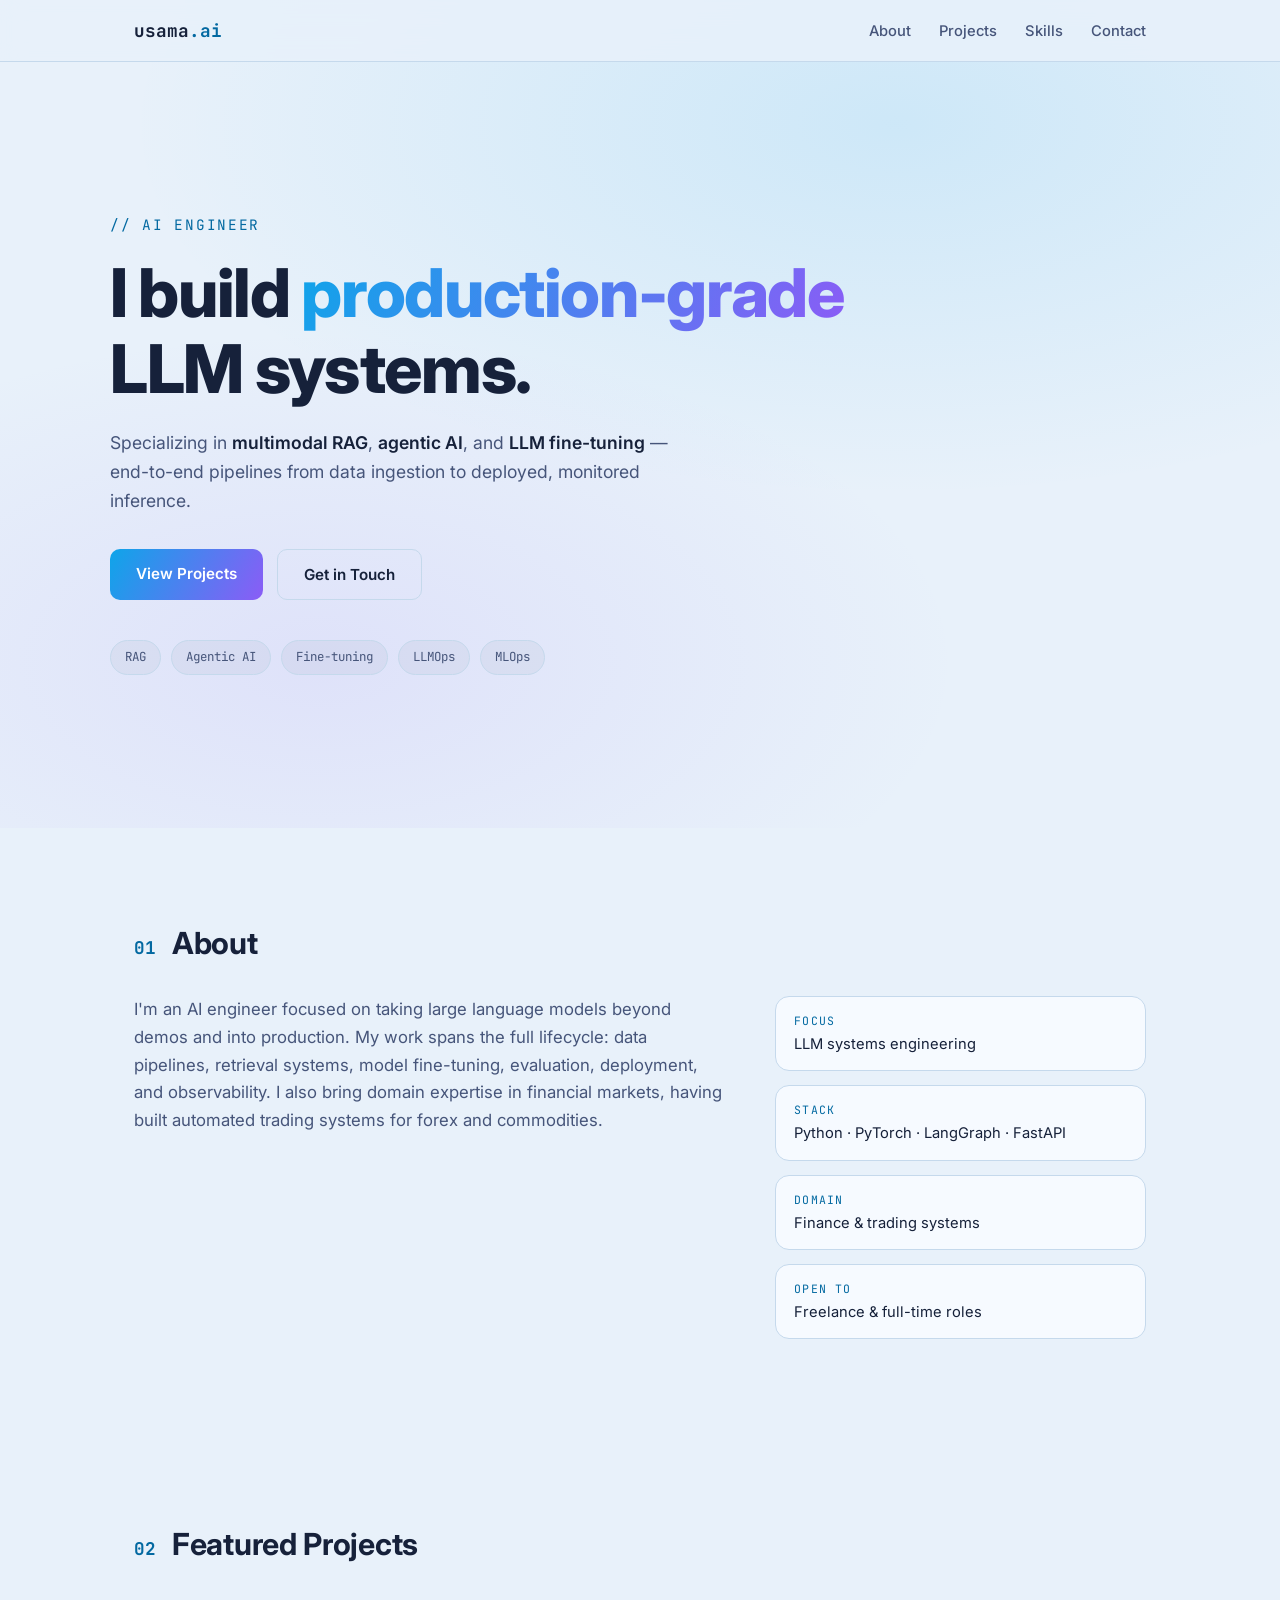
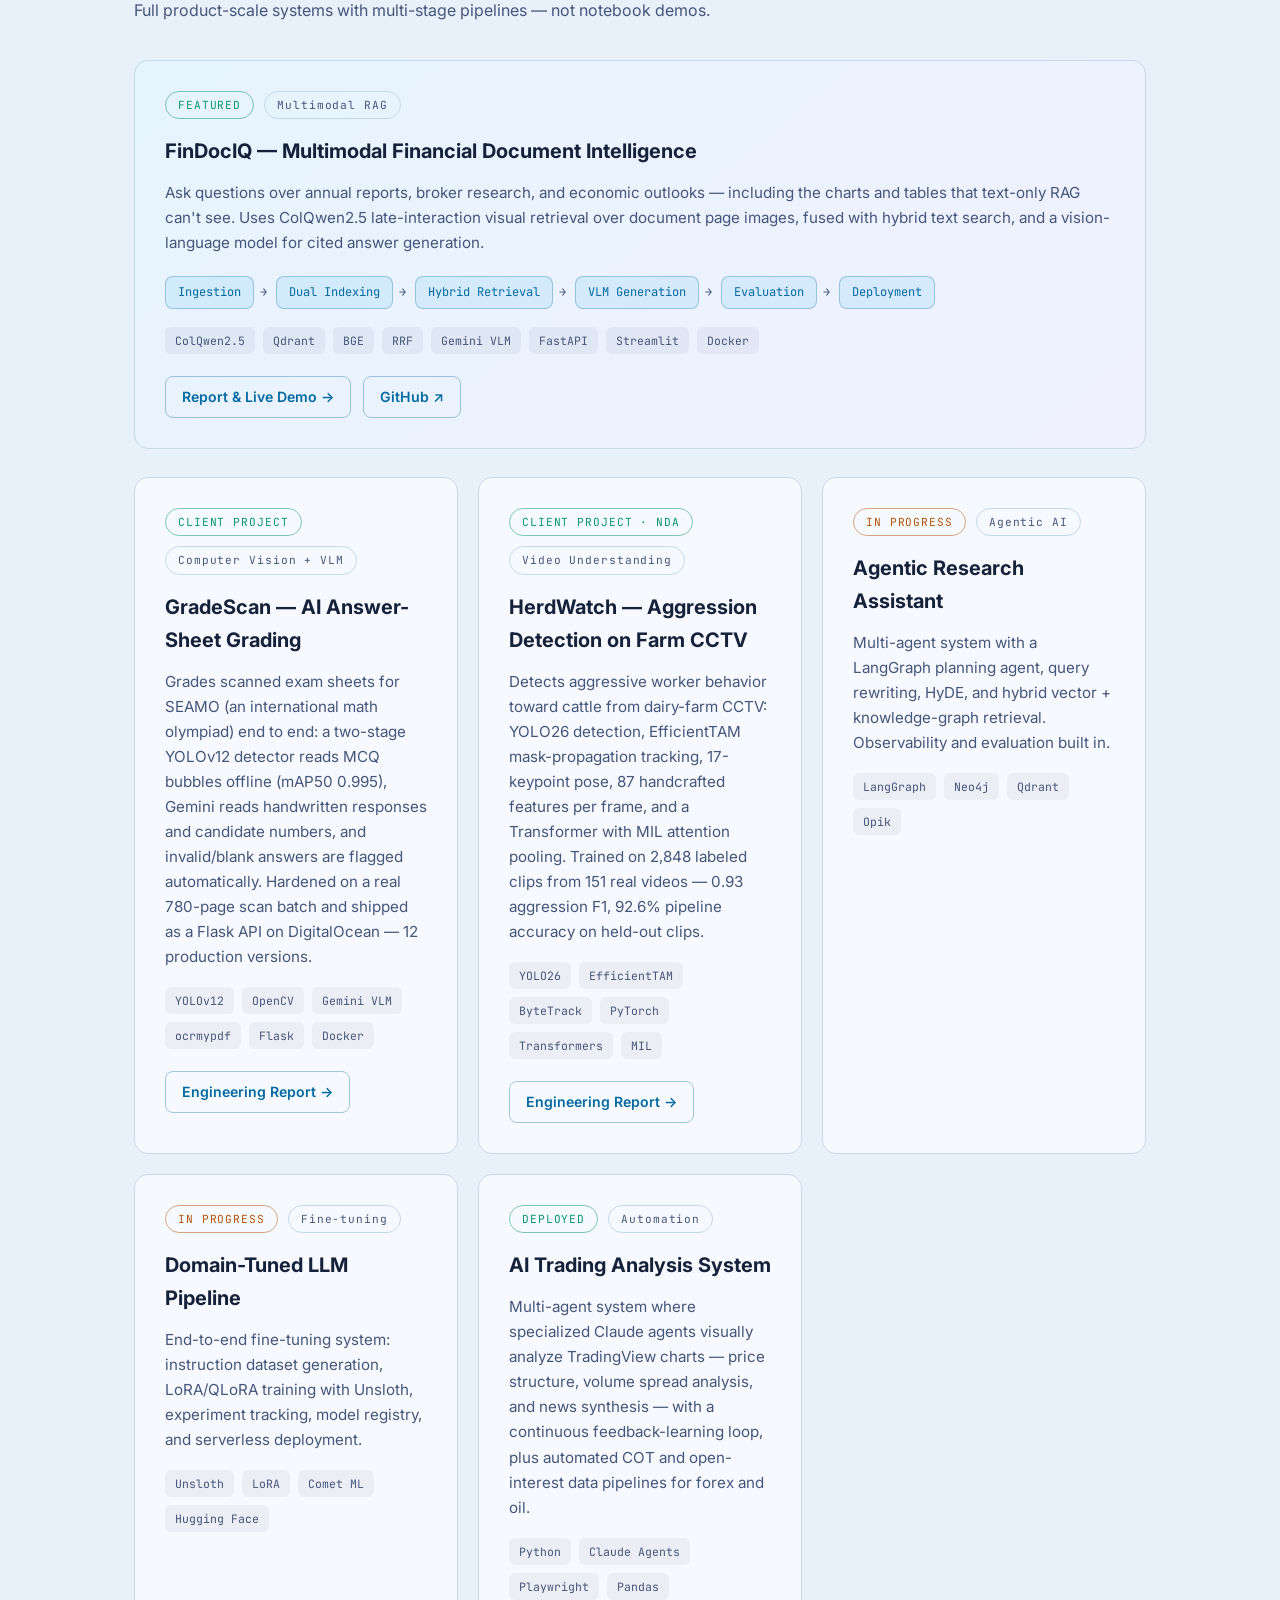
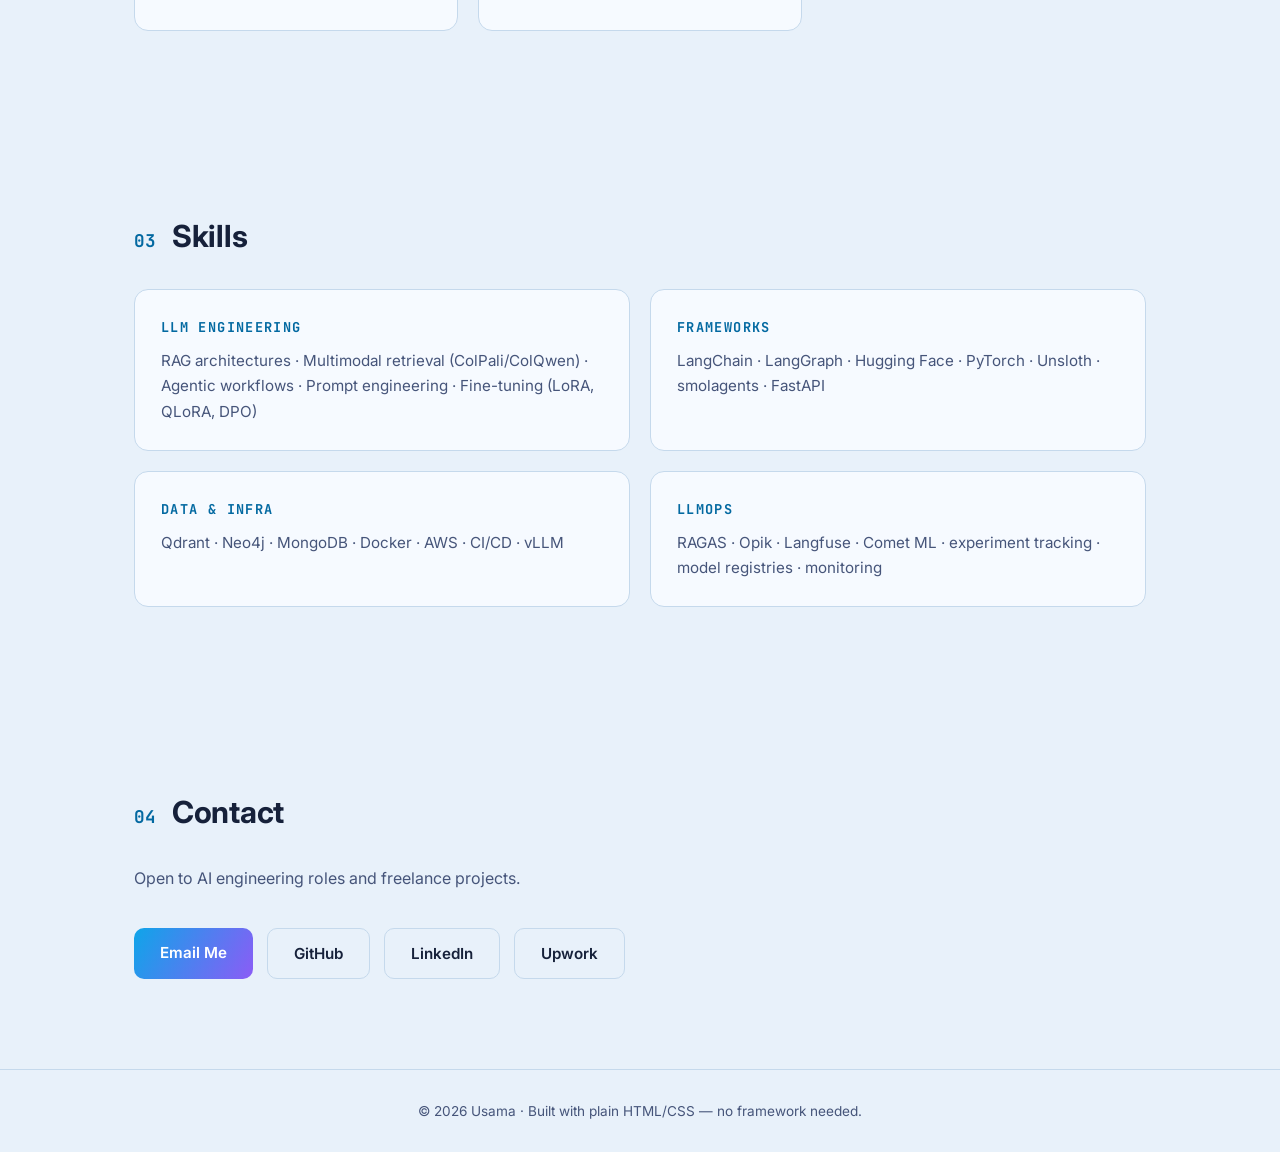
<file: index.html>
<!DOCTYPE html>
<html lang="en">
<head>
  <meta charset="UTF-8" />
  <meta name="viewport" content="width=device-width, initial-scale=1.0" />
  <title>Usama — AI Engineer</title>
  <meta name="description" content="AI Engineer specializing in RAG systems, agentic AI, and LLM fine-tuning. Building production-grade LLM pipelines." />
  <link rel="preconnect" href="https://fonts.googleapis.com" />
  <link rel="preconnect" href="https://fonts.gstatic.com" crossorigin />
  <link href="https://fonts.googleapis.com/css2?family=Inter:wght@400;500;600;700;800&family=JetBrains+Mono:wght@400;500&display=swap" rel="stylesheet" />
  <link rel="stylesheet" href="styles.css" />
</head>
<body>
  <nav class="nav">
    <div class="nav-inner">
      <a href="#top" class="logo">usama<span class="accent">.ai</span></a>
      <button class="nav-toggle" aria-label="Toggle menu">☰</button>
      <ul class="nav-links">
        <li><a href="#about">About</a></li>
        <li><a href="#projects">Projects</a></li>
        <li><a href="#skills">Skills</a></li>
        <li><a href="#contact">Contact</a></li>
      </ul>
    </div>
  </nav>

  <header class="hero" id="top">
    <div class="hero-inner">
      <p class="hero-kicker">// AI ENGINEER</p>
      <h1>I build <span class="gradient-text">production-grade</span><br />LLM systems.</h1>
      <p class="hero-sub">
        Specializing in <strong>multimodal RAG</strong>, <strong>agentic AI</strong>, and
        <strong>LLM fine-tuning</strong> — end-to-end pipelines from data ingestion to
        deployed, monitored inference.
      </p>
      <div class="hero-cta">
        <a href="#projects" class="btn btn-primary">View Projects</a>
        <a href="#contact" class="btn btn-ghost">Get in Touch</a>
      </div>
      <div class="hero-badges">
        <span class="chip">RAG</span>
        <span class="chip">Agentic AI</span>
        <span class="chip">Fine-tuning</span>
        <span class="chip">LLMOps</span>
        <span class="chip">MLOps</span>
      </div>
    </div>
  </header>

  <main>
    <section id="about" class="section reveal">
      <h2><span class="section-num">01</span> About</h2>
      <div class="about-grid">
        <p>
          <!-- TODO: Replace with your own bio -->
          I'm an AI engineer focused on taking large language models beyond demos and into
          production. My work spans the full lifecycle: data pipelines, retrieval systems,
          model fine-tuning, evaluation, deployment, and observability. I also bring domain
          expertise in financial markets, having built automated trading systems for forex
          and commodities.
        </p>
        <ul class="about-facts">
          <li><span class="fact-label">Focus</span> LLM systems engineering</li>
          <li><span class="fact-label">Stack</span> Python · PyTorch · LangGraph · FastAPI</li>
          <li><span class="fact-label">Domain</span> Finance &amp; trading systems</li>
          <li><span class="fact-label">Open to</span> Freelance &amp; full-time roles</li>
        </ul>
      </div>
    </section>

    <section id="projects" class="section reveal">
      <h2><span class="section-num">02</span> Featured Projects</h2>
      <p class="section-intro">
        Full product-scale systems with multi-stage pipelines — not notebook demos.
      </p>

      <article class="project project-featured">
        <div class="project-header">
          <span class="project-tag tag-live">FEATURED</span>
          <span class="project-tag">Multimodal RAG</span>
        </div>
        <h3>FinDocIQ — Multimodal Financial Document Intelligence</h3>
        <p>
          Ask questions over annual reports, broker research, and economic outlooks — including
          the charts and tables that text-only RAG can't see. Uses ColQwen2.5 late-interaction
          visual retrieval over document page images, fused with hybrid text search, and a
          vision-language model for cited answer generation.
        </p>
        <div class="pipeline">
          <span class="stage">Ingestion</span>
          <span class="stage">Dual Indexing</span>
          <span class="stage">Hybrid Retrieval</span>
          <span class="stage">VLM Generation</span>
          <span class="stage">Evaluation</span>
          <span class="stage">Deployment</span>
        </div>
        <div class="project-stack">
          <span>ColQwen2.5</span><span>Qdrant</span><span>BGE</span><span>RRF</span>
          <span>Gemini VLM</span><span>FastAPI</span><span>Streamlit</span><span>Docker</span>
        </div>
        <div class="project-links">
          <a href="findociq.html" class="link-btn">Report &amp; Live Demo →</a>
          <a href="https://github.com/usamahassan965/findociq" target="_blank" rel="noopener" class="link-btn">GitHub ↗</a>
        </div>
      </article>

      <div class="project-grid">
        <article class="project">
          <div class="project-header">
            <span class="project-tag tag-live">CLIENT PROJECT</span>
            <span class="project-tag">Computer Vision + VLM</span>
          </div>
          <h3>GradeScan — AI Answer-Sheet Grading</h3>
          <p>
            Grades scanned exam sheets for SEAMO (an international math olympiad) end to end: a
            two-stage YOLOv12 detector reads MCQ bubbles offline (mAP50 0.995), Gemini reads
            handwritten responses and candidate numbers, and invalid/blank answers are flagged
            automatically. Hardened on a real 780-page scan batch and shipped as a Flask API
            on DigitalOcean — 12 production versions.
          </p>
          <div class="project-stack">
            <span>YOLOv12</span><span>OpenCV</span><span>Gemini VLM</span><span>ocrmypdf</span><span>Flask</span><span>Docker</span>
          </div>
          <div class="project-links">
            <a href="gradescan.html" class="link-btn">Engineering Report →</a>
          </div>
        </article>

        <article class="project">
          <div class="project-header">
            <span class="project-tag tag-live">CLIENT PROJECT · NDA</span>
            <span class="project-tag">Video Understanding</span>
          </div>
          <h3>HerdWatch — Aggression Detection on Farm CCTV</h3>
          <p>
            Detects aggressive worker behavior toward cattle from dairy-farm CCTV: YOLO26 detection,
            EfficientTAM mask-propagation tracking, 17-keypoint pose, 87 handcrafted features per
            frame, and a Transformer with MIL attention pooling. Trained on 2,848 labeled clips from
            151 real videos — 0.93 aggression F1, 92.6% pipeline accuracy on held-out clips.
          </p>
          <div class="project-stack">
            <span>YOLO26</span><span>EfficientTAM</span><span>ByteTrack</span><span>PyTorch</span><span>Transformers</span><span>MIL</span>
          </div>
          <div class="project-links">
            <a href="herdwatch.html" class="link-btn">Engineering Report →</a>
          </div>
        </article>

        <article class="project">
          <div class="project-header">
            <span class="project-tag tag-wip">IN PROGRESS</span>
            <span class="project-tag">Agentic AI</span>
          </div>
          <h3>Agentic Research Assistant</h3>
          <p>
            Multi-agent system with a LangGraph planning agent, query rewriting, HyDE, and
            hybrid vector + knowledge-graph retrieval. Observability and evaluation built in.
          </p>
          <div class="project-stack">
            <span>LangGraph</span><span>Neo4j</span><span>Qdrant</span><span>Opik</span>
          </div>
        </article>

        <article class="project">
          <div class="project-header">
            <span class="project-tag tag-wip">IN PROGRESS</span>
            <span class="project-tag">Fine-tuning</span>
          </div>
          <h3>Domain-Tuned LLM Pipeline</h3>
          <p>
            End-to-end fine-tuning system: instruction dataset generation, LoRA/QLoRA training
            with Unsloth, experiment tracking, model registry, and serverless deployment.
          </p>
          <div class="project-stack">
            <span>Unsloth</span><span>LoRA</span><span>Comet ML</span><span>Hugging Face</span>
          </div>
        </article>

        <article class="project">
          <div class="project-header">
            <span class="project-tag tag-live">DEPLOYED</span>
            <span class="project-tag">Automation</span>
          </div>
          <h3>AI Trading Analysis System</h3>
          <p>
            Multi-agent system where specialized Claude agents visually analyze TradingView
            charts — price structure, volume spread analysis, and news synthesis — with a
            continuous feedback-learning loop, plus automated COT and open-interest data
            pipelines for forex and oil.
          </p>
          <div class="project-stack">
            <span>Python</span><span>Claude Agents</span><span>Playwright</span><span>Pandas</span>
          </div>
        </article>
      </div>
    </section>

    <section id="skills" class="section reveal">
      <h2><span class="section-num">03</span> Skills</h2>
      <div class="skills-grid">
        <div class="skill-group">
          <h4>LLM Engineering</h4>
          <p>RAG architectures · Multimodal retrieval (ColPali/ColQwen) · Agentic workflows · Prompt engineering · Fine-tuning (LoRA, QLoRA, DPO)</p>
        </div>
        <div class="skill-group">
          <h4>Frameworks</h4>
          <p>LangChain · LangGraph · Hugging Face · PyTorch · Unsloth · smolagents · FastAPI</p>
        </div>
        <div class="skill-group">
          <h4>Data &amp; Infra</h4>
          <p>Qdrant · Neo4j · MongoDB · Docker · AWS · CI/CD · vLLM</p>
        </div>
        <div class="skill-group">
          <h4>LLMOps</h4>
          <p>RAGAS · Opik · Langfuse · Comet ML · experiment tracking · model registries · monitoring</p>
        </div>
      </div>
    </section>

    <section id="contact" class="section reveal">
      <h2><span class="section-num">04</span> Contact</h2>
      <p class="section-intro">Open to AI engineering roles and freelance projects.</p>
      <div class="contact-links">
        <a href="mailto:c2740014@gmail.com" class="btn btn-primary">Email Me</a>
        <a href="https://github.com/usamahassan965" target="_blank" rel="noopener" class="btn btn-ghost">GitHub</a>
        <a href="https://www.linkedin.com/in/usama-hassan-b589b2281/" target="_blank" rel="noopener" class="btn btn-ghost">LinkedIn</a>
        <a href="https://www.upwork.com/freelancers/~01e6ebaa671795326c" target="_blank" rel="noopener" class="btn btn-ghost">Upwork</a>
      </div>
    </section>
  </main>

  <footer class="footer">
    <p>© <span id="year"></span> Usama · Built with plain HTML/CSS — no framework needed.</p>
  </footer>

  <script src="script.js"></script>
</body>
</html>
</file>
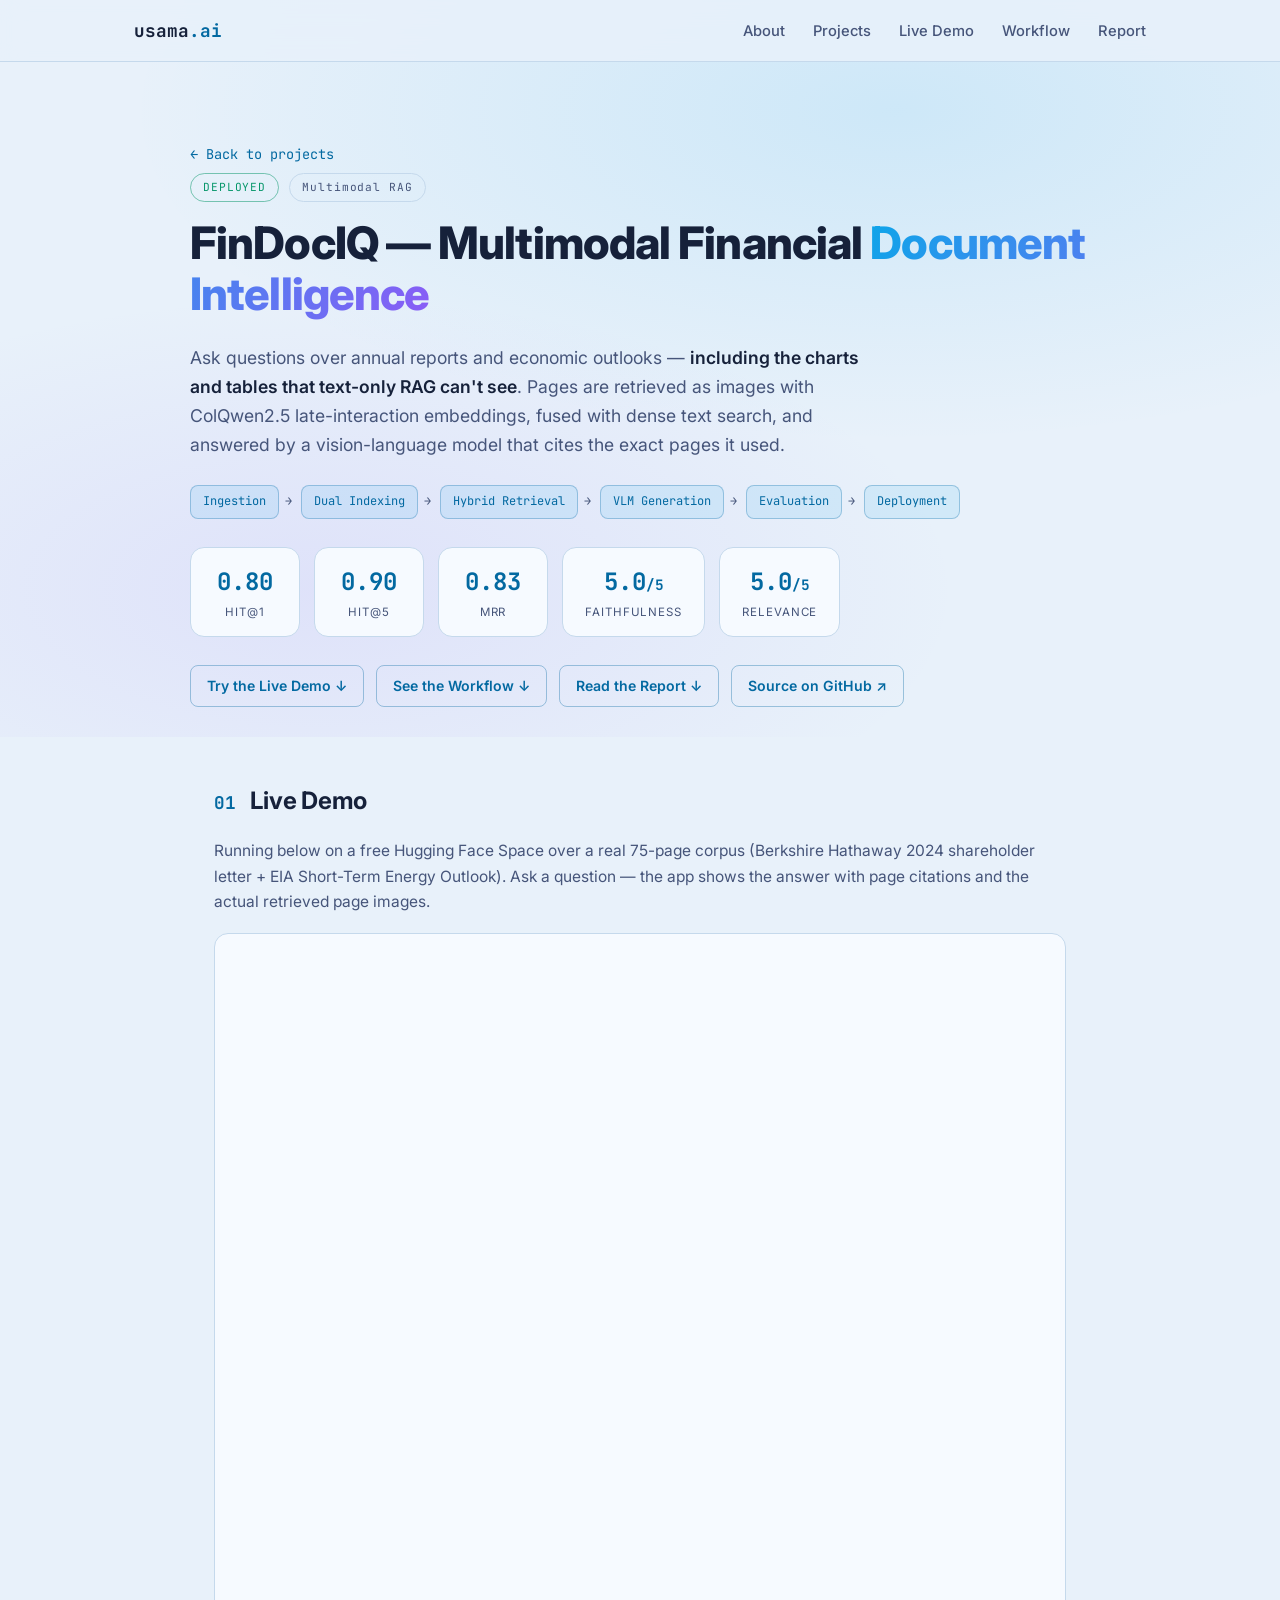
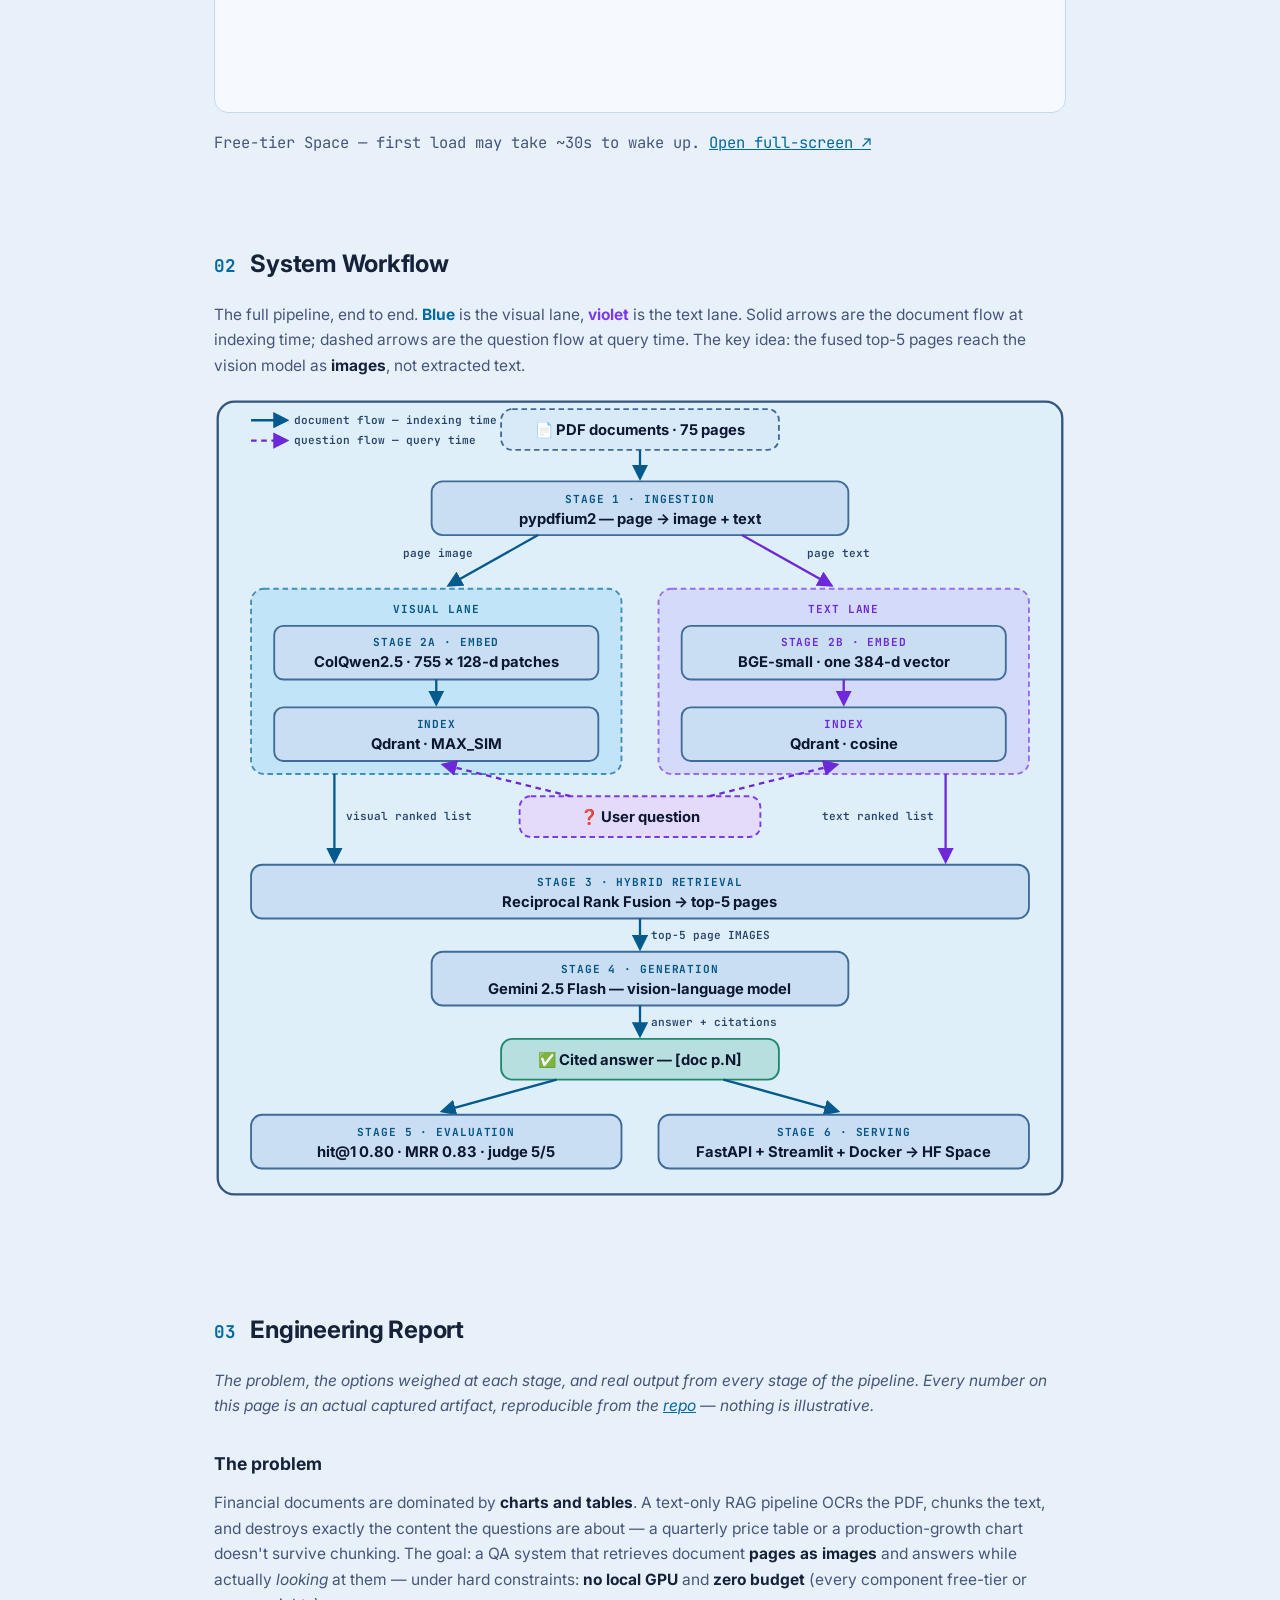
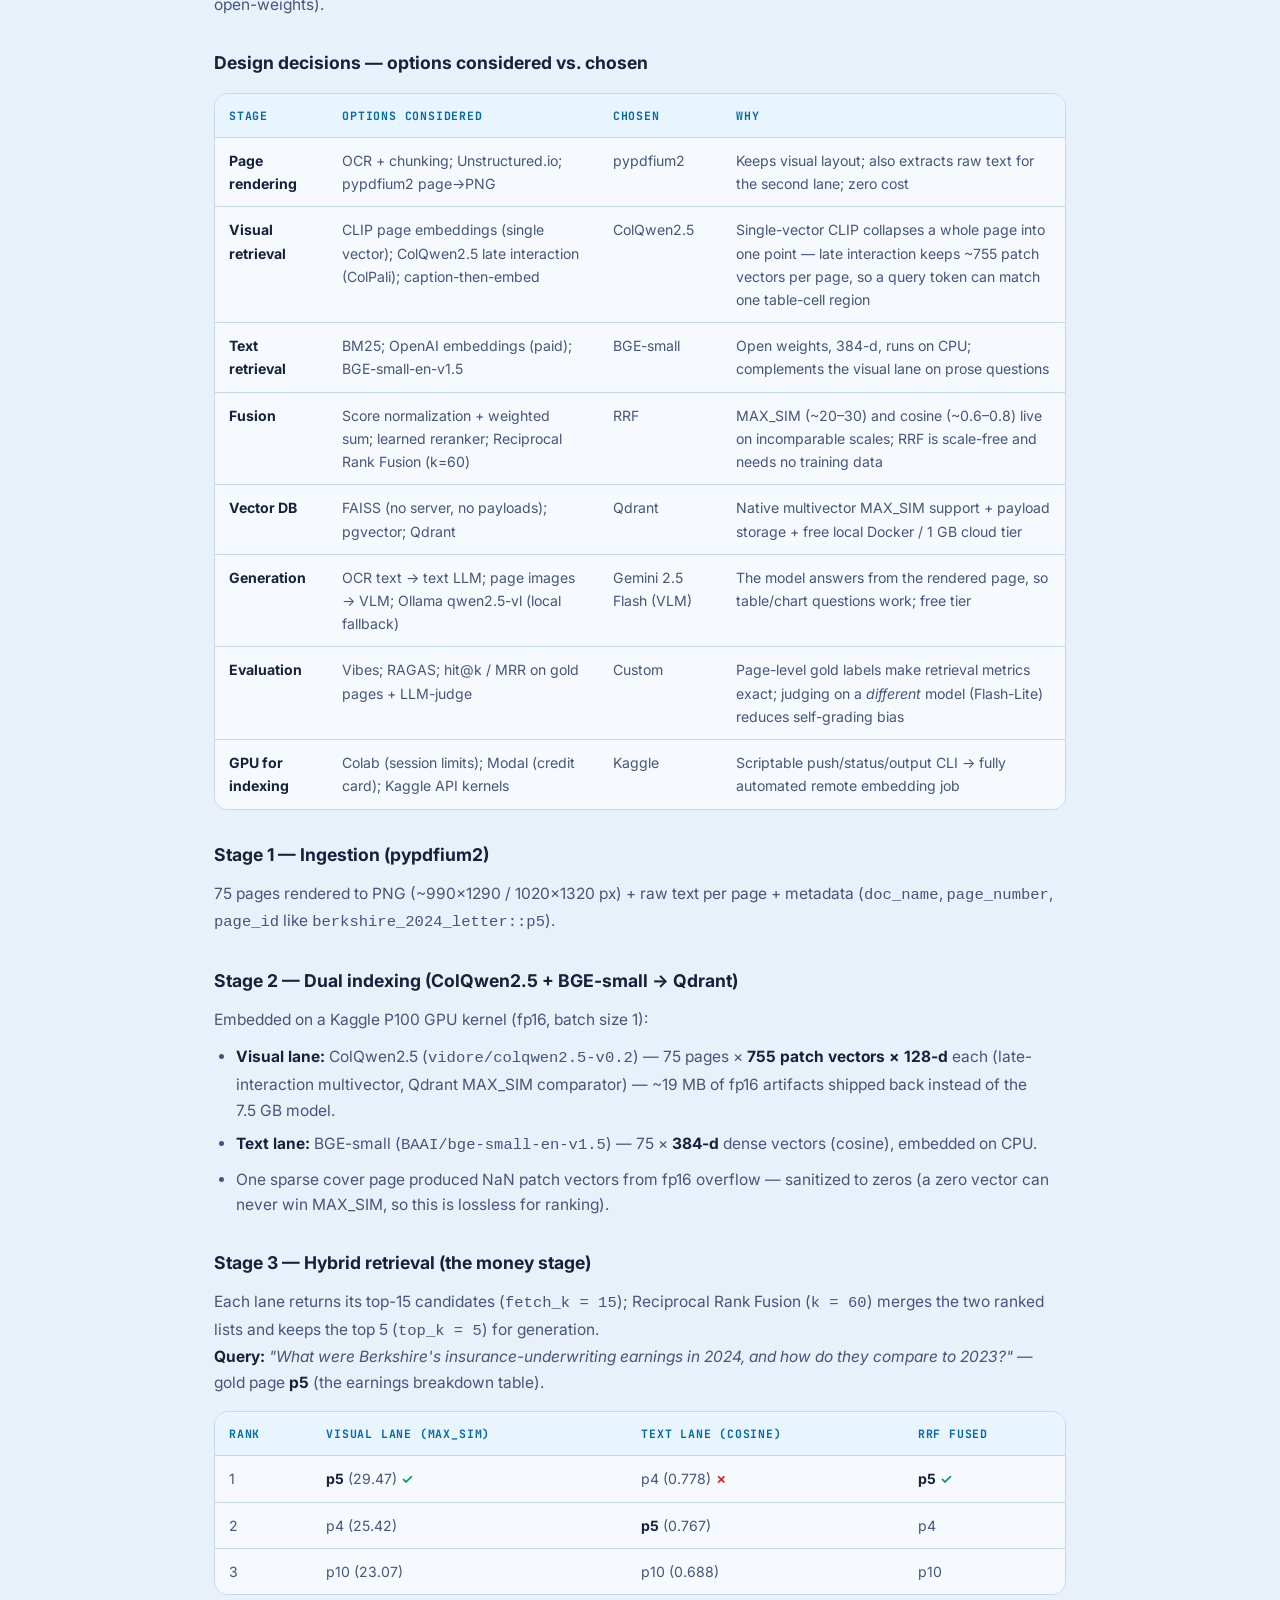
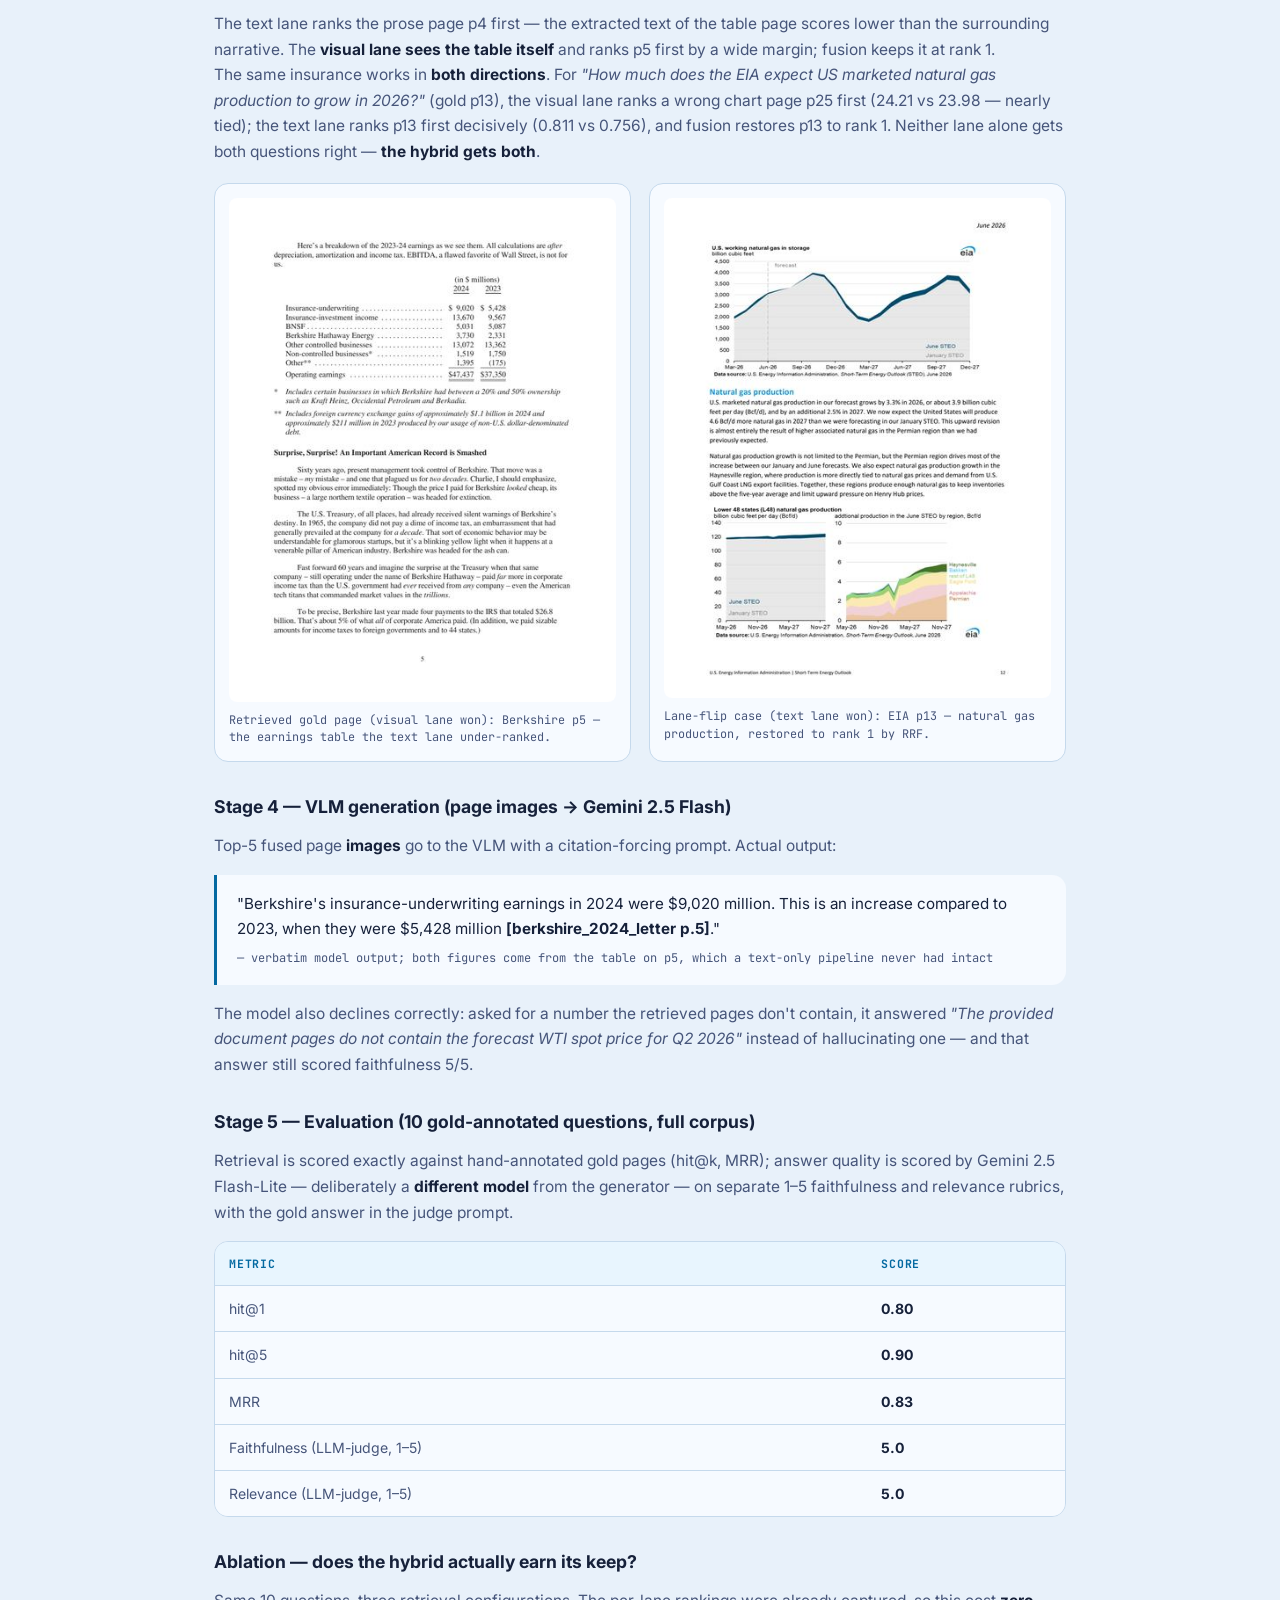
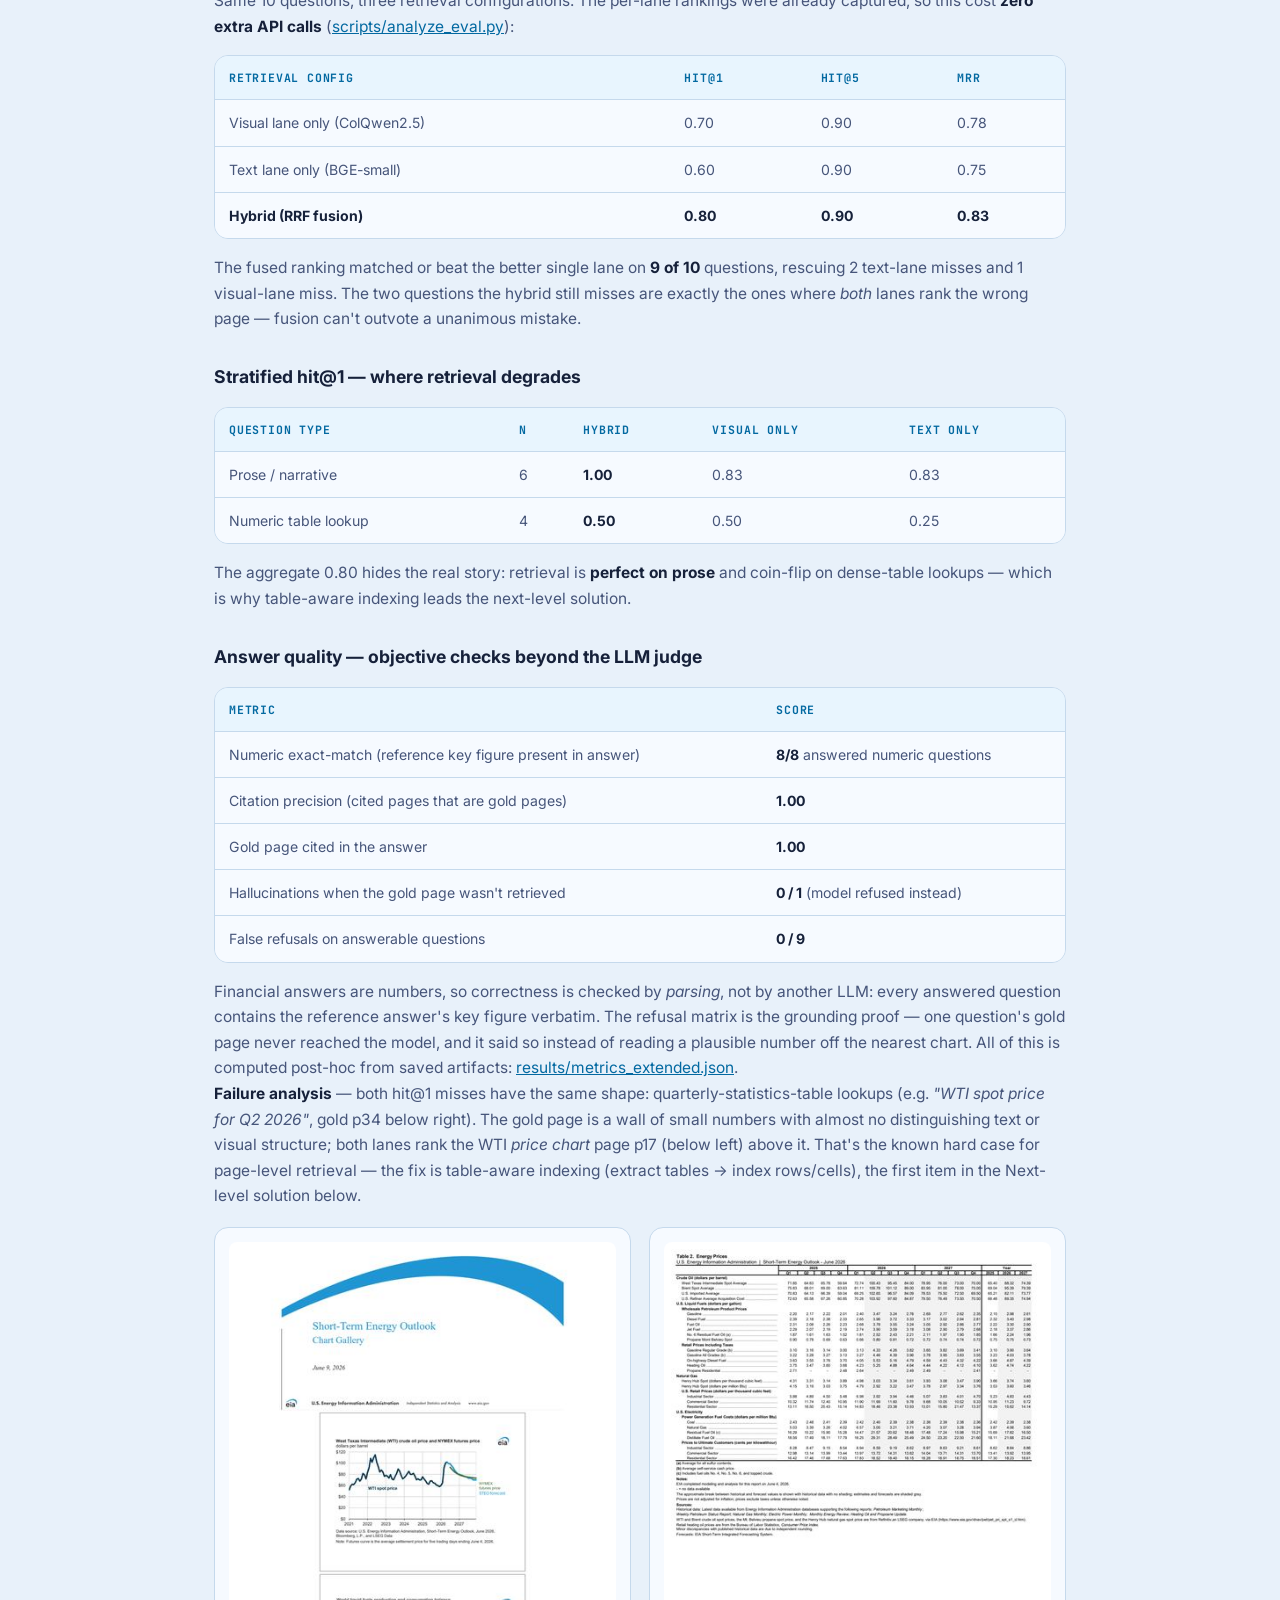
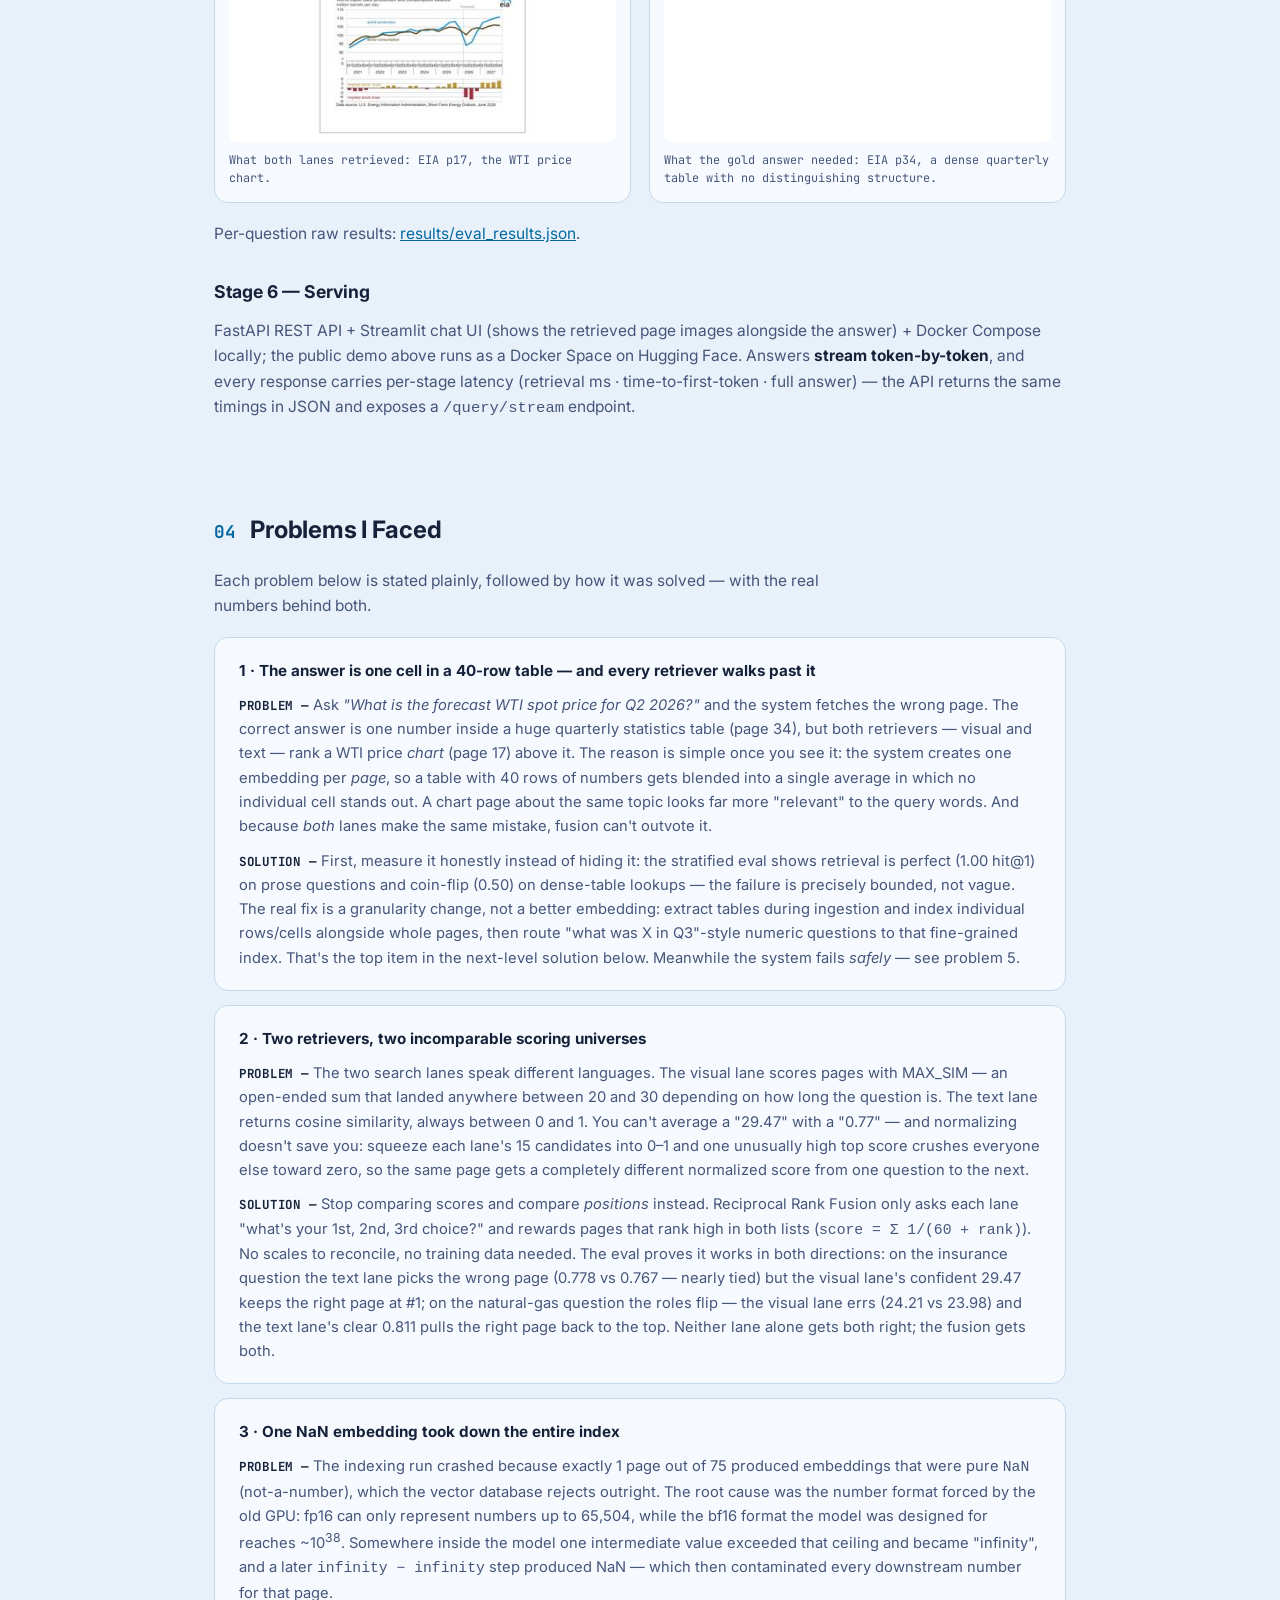
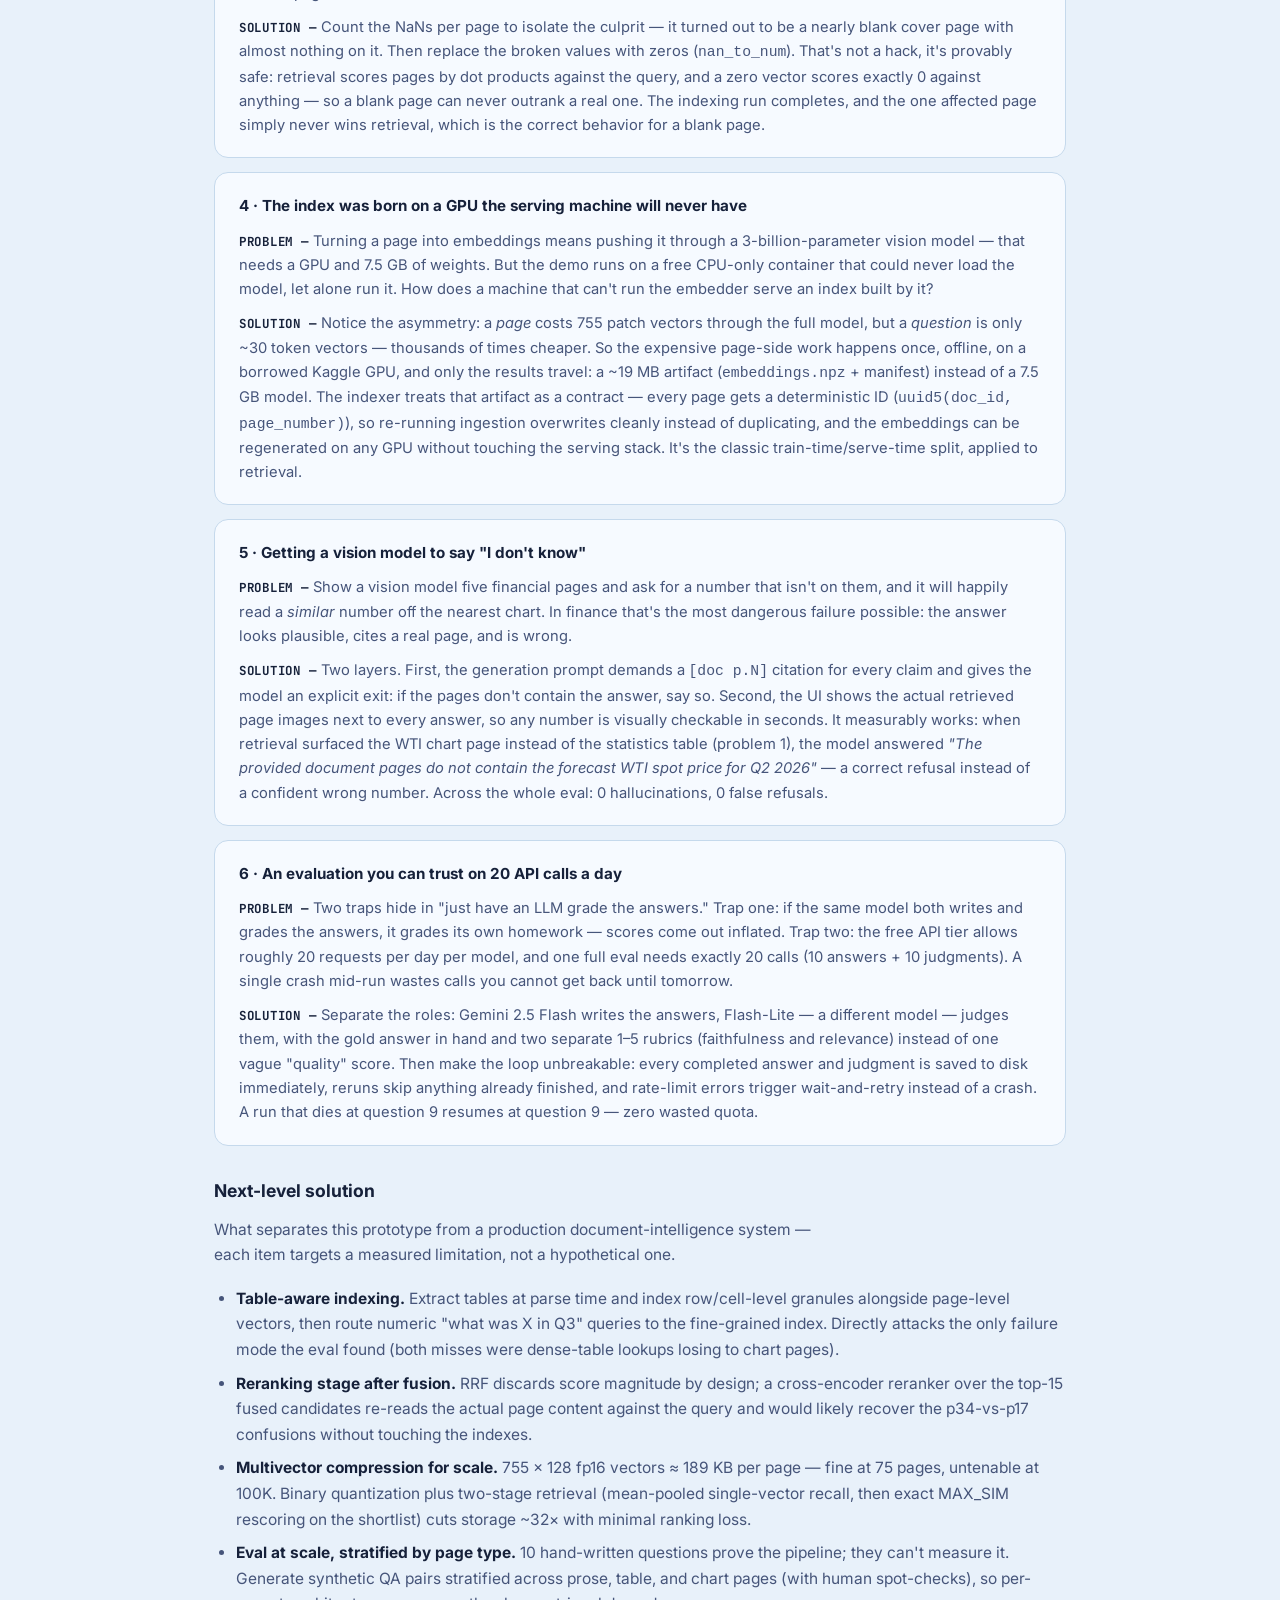
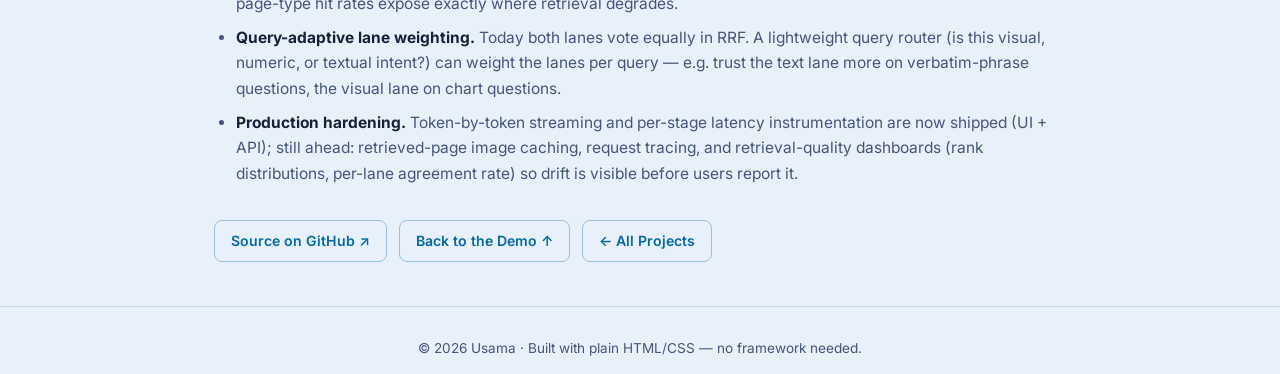
<file: findociq.html>
<!DOCTYPE html>
<html lang="en">
<head>
  <meta charset="UTF-8" />
  <meta name="viewport" content="width=device-width, initial-scale=1.0" />
  <title>FinDocIQ — Report &amp; Live Demo | Usama — AI Engineer</title>
  <meta name="description" content="FinDocIQ engineering report: multimodal financial document RAG with ColQwen2.5 visual retrieval, hybrid fusion, VLM generation, and a live demo — real output from every pipeline stage." />
  <link rel="preconnect" href="https://fonts.googleapis.com" />
  <link rel="preconnect" href="https://fonts.gstatic.com" crossorigin />
  <link href="https://fonts.googleapis.com/css2?family=Inter:wght@400;500;600;700;800&family=JetBrains+Mono:wght@400;500&display=swap" rel="stylesheet" />
  <link rel="stylesheet" href="styles.css" />
  <style>
    /* ---------- Project report page ---------- */
    .cs-hero {
      padding: 140px 24px 30px;
      background:
        radial-gradient(ellipse 60% 45% at 70% 15%, rgba(14, 165, 233, 0.12), transparent),
        radial-gradient(ellipse 50% 40% at 25% 80%, rgba(139, 92, 246, 0.10), transparent);
    }
    .cs-hero-inner { max-width: 900px; margin: 0 auto; }
    .cs-hero h1 { font-size: clamp(1.8rem, 4.5vw, 2.8rem); font-weight: 800; line-height: 1.15; letter-spacing: -0.02em; margin: 14px 0 16px; }
    .cs-hero .hero-sub { max-width: 700px; }
    .cs-section { max-width: 900px; margin: 0 auto; padding: 44px 24px; }
    .cs-section h2 { font-size: 1.5rem; font-weight: 700; margin-bottom: 18px; letter-spacing: -0.01em; }
    .cs-section h3 { font-size: 1.1rem; font-weight: 700; margin: 30px 0 12px; color: var(--text); }
    .cs-section p, .cs-section li { color: var(--text-dim); font-size: 0.97rem; }
    .cs-section ul, .cs-section ol { padding-left: 22px; display: grid; gap: 8px; margin: 12px 0; }
    .cs-section strong { color: var(--text); }
    .cs-section a { color: var(--accent); }

    .cs-metrics { display: flex; flex-wrap: wrap; gap: 14px; margin-top: 28px; }
    .cs-metric {
      background: var(--bg-card); border: 1px solid var(--border); border-radius: var(--radius);
      padding: 14px 22px; text-align: center; min-width: 110px;
    }
    .cs-metric .val { display: block; font-family: var(--mono); font-size: 1.5rem; font-weight: 700; color: var(--accent); }
    .cs-metric .lbl { display: block; font-size: 0.72rem; text-transform: uppercase; letter-spacing: 0.08em; color: var(--text-dim); margin-top: 2px; }

    .cs-table-wrap { overflow-x: auto; margin: 16px 0; border: 1px solid var(--border); border-radius: var(--radius); }
    table.cs-table { width: 100%; border-collapse: collapse; font-size: 0.88rem; background: var(--bg-card); }
    .cs-table th {
      font-family: var(--mono); font-size: 0.72rem; text-transform: uppercase; letter-spacing: 0.07em;
      color: var(--accent); text-align: left; padding: 12px 14px; border-bottom: 1px solid var(--border);
      background: rgba(14, 165, 233, 0.06); white-space: nowrap;
    }
    .cs-table td { padding: 11px 14px; border-bottom: 1px solid var(--border); color: var(--text-dim); vertical-align: top; }
    .cs-table tr:last-child td { border-bottom: none; }
    .cs-table td strong { color: var(--text); }
    .cs-hit { color: #059669; font-weight: 600; }
    .cs-miss { color: #dc2626; font-weight: 600; }

    .cs-quote {
      border-left: 3px solid var(--accent); background: var(--bg-card);
      border-radius: 0 var(--radius) var(--radius) 0; padding: 16px 20px; margin: 16px 0;
      color: var(--text); font-size: 0.95rem;
    }
    .cs-quote cite { display: block; margin-top: 8px; font-style: normal; font-family: var(--mono); font-size: 0.75rem; color: var(--text-dim); }

    .cs-figs { display: grid; grid-template-columns: 1fr 1fr; gap: 18px; margin: 18px 0; }
    .cs-fig { background: var(--bg-card); border: 1px solid var(--border); border-radius: var(--radius); padding: 14px; }
    .cs-fig img { width: 100%; border-radius: 8px; display: block; }
    .cs-fig figcaption { font-family: var(--mono); font-size: 0.74rem; color: var(--text-dim); margin-top: 10px; line-height: 1.5; }

    .cs-demo-frame {
      width: 100%; height: 780px; border: 1px solid var(--border); border-radius: var(--radius);
      background: var(--bg-card); margin-top: 18px;
    }
    .cs-demo-note { font-size: 0.82rem; color: var(--text-dim); margin-top: 10px; font-family: var(--mono); }

    .cs-story { background: var(--bg-card); border: 1px solid var(--border); border-radius: var(--radius); padding: 20px 24px; margin: 14px 0; }
    .cs-story h4 { font-size: 0.95rem; font-weight: 700; margin-bottom: 6px; color: var(--text); }
    .cs-story p { font-size: 0.92rem; margin-top: 10px; }
    .cs-prob { font-family: var(--mono); font-size: 0.78rem; letter-spacing: 0.06em; color: #b45309; }
    .cs-sol { font-family: var(--mono); font-size: 0.78rem; letter-spacing: 0.06em; color: #047857; }

    .cs-back { display: inline-block; margin-bottom: 8px; font-family: var(--mono); font-size: 0.85rem; color: var(--accent); text-decoration: none; }
    .cs-back:hover { text-decoration: underline; }

    /* ---------- Workflow diagram ---------- */
    .wf { margin: 22px 0; }
    .wf-node {
      background: var(--bg-card); border: 1px solid var(--border); border-radius: 12px;
      padding: 14px 18px; text-align: center;
    }
    .wf-node .wf-stage {
      display: block; font-family: var(--mono); font-size: 0.7rem; letter-spacing: 0.1em;
      text-transform: uppercase; color: var(--accent); margin-bottom: 4px;
    }
    .wf-node .wf-what { display: block; font-weight: 600; color: var(--text); font-size: 0.95rem; }
    .wf-node .wf-how { display: block; color: var(--text-dim); font-size: 0.85rem; margin-top: 3px; }
    .wf-io { border-style: dashed; background: transparent; }
    .wf-io .wf-what { font-family: var(--mono); font-size: 0.88rem; }
    .wf-arrow {
      text-align: center; padding: 6px 0; color: var(--accent);
      font-family: var(--mono); font-size: 0.78rem;
    }
    .wf-arrow::before { content: "▼"; display: block; font-size: 0.7rem; margin-bottom: 2px; }
    .wf-lanes { display: grid; grid-template-columns: 1fr 1fr; gap: 16px; }
    .wf-lane { border: 1px dashed var(--border); border-radius: 12px; padding: 14px; display: grid; gap: 0; align-content: start; }
    .wf-lane-title {
      font-family: var(--mono); font-size: 0.72rem; letter-spacing: 0.1em; text-transform: uppercase;
      text-align: center; margin-bottom: 10px; font-weight: 700;
    }
    .wf-lane-visual .wf-lane-title { color: var(--accent); }
    .wf-lane-text .wf-lane-title { color: var(--accent-2); }
    .wf-lane-text .wf-node .wf-stage { color: var(--accent-2); }
    .wf-lane-text .wf-arrow { color: var(--accent-2); }
    .wf-merge {
      display: grid; grid-template-columns: 1fr 1fr; text-align: center;
      font-family: var(--mono); font-size: 0.78rem; color: var(--accent); padding: 6px 0 2px;
    }
    .wf-merge span::after { content: ""; display: block; }
    @media (max-width: 720px) { .wf-lanes { grid-template-columns: 1fr; } .wf-merge { grid-template-columns: 1fr; gap: 2px; } }

    /* SVG workflow diagram (desktop); stacked .wf version shows on mobile */
    .wf-svg { width: 100%; height: auto; display: block; margin: 20px 0; }
    .wfd-frame { fill: rgba(14, 165, 233, 0.04); stroke: #34557e; stroke-width: 2.5; }
    .wfd-box { fill: #c9def2; stroke: #3f6b99; stroke-width: 2; }
    .wfd-io { fill: #d8e9f8; stroke-dasharray: 6 4; }
    .wfd-lane-v { fill: rgba(14, 165, 233, 0.14); stroke: rgba(3, 105, 161, 0.7); stroke-dasharray: 6 4; stroke-width: 2; }
    .wfd-lane-t { fill: rgba(139, 92, 246, 0.14); stroke: rgba(124, 58, 237, 0.7); stroke-dasharray: 6 4; stroke-width: 2; }
    .wfd-q { fill: #e4dbf8; stroke: var(--accent-2); stroke-dasharray: 6 4; stroke-width: 2; }
    .wfd-answer { fill: rgba(5, 150, 105, 0.18); stroke: rgba(4, 120, 87, 0.85); stroke-width: 2; }
    .wfd-stage { font-family: var(--mono); font-size: 12px; font-weight: 700; letter-spacing: 0.08em; fill: #055585; }
    .wfd-stage-t { fill: #6d28d9; }
    .wfd-main { font-family: "Inter", sans-serif; font-size: 16px; font-weight: 700; fill: #0d1730; }
    .wfd-sub { font-family: "Inter", sans-serif; font-size: 13px; font-weight: 500; fill: #2c3d63; }
    .wfd-label { font-family: var(--mono); font-size: 12px; font-weight: 600; fill: #274468; }
    .wfd-flow { stroke: #045a8c; stroke-width: 2.5; fill: none; marker-end: url(#wfArr); }
    .wfd-flow-t { stroke: #6d28d9; stroke-width: 2.5; fill: none; marker-end: url(#wfArrT); }
    .wfd-qflow { stroke: #6d28d9; stroke-width: 2.5; stroke-dasharray: 6 5; fill: none; marker-end: url(#wfArrT); }
    @media (min-width: 721px) { .wf { display: none; } }
    @media (max-width: 720px) { .wf-svg { display: none; } }

    @media (max-width: 720px) {
      .cs-figs { grid-template-columns: 1fr; }
      .cs-demo-frame { height: 640px; }
    }
  </style>
</head>
<body>
  <nav class="nav">
    <div class="nav-inner">
      <a href="index.html" class="logo">usama<span class="accent">.ai</span></a>
      <button class="nav-toggle" aria-label="Toggle menu">☰</button>
      <ul class="nav-links">
        <li><a href="index.html#about">About</a></li>
        <li><a href="index.html#projects">Projects</a></li>
        <li><a href="#demo">Live Demo</a></li>
        <li><a href="#workflow">Workflow</a></li>
        <li><a href="#report">Report</a></li>
      </ul>
    </div>
  </nav>

  <header class="cs-hero">
    <div class="cs-hero-inner">
      <a href="index.html#projects" class="cs-back">← Back to projects</a>
      <div class="project-header">
        <span class="project-tag tag-live">DEPLOYED</span>
        <span class="project-tag">Multimodal RAG</span>
      </div>
      <h1>FinDocIQ — Multimodal Financial <span class="gradient-text">Document Intelligence</span></h1>
      <p class="hero-sub">
        Ask questions over annual reports and economic outlooks — <strong>including the charts and
        tables that text-only RAG can't see</strong>. Pages are retrieved as images with ColQwen2.5
        late-interaction embeddings, fused with dense text search, and answered by a
        vision-language model that cites the exact pages it used.
      </p>
      <div class="pipeline" style="margin-top:26px">
        <span class="stage">Ingestion</span>
        <span class="stage">Dual Indexing</span>
        <span class="stage">Hybrid Retrieval</span>
        <span class="stage">VLM Generation</span>
        <span class="stage">Evaluation</span>
        <span class="stage">Deployment</span>
      </div>
      <div class="cs-metrics">
        <div class="cs-metric"><span class="val">0.80</span><span class="lbl">hit@1</span></div>
        <div class="cs-metric"><span class="val">0.90</span><span class="lbl">hit@5</span></div>
        <div class="cs-metric"><span class="val">0.83</span><span class="lbl">MRR</span></div>
        <div class="cs-metric"><span class="val">5.0<span style="font-size:0.9rem">/5</span></span><span class="lbl">Faithfulness</span></div>
        <div class="cs-metric"><span class="val">5.0<span style="font-size:0.9rem">/5</span></span><span class="lbl">Relevance</span></div>
      </div>
      <div class="project-links" style="margin-top:28px">
        <a href="#demo" class="link-btn">Try the Live Demo ↓</a>
        <a href="#workflow" class="link-btn">See the Workflow ↓</a>
        <a href="#report" class="link-btn">Read the Report ↓</a>
        <a href="https://github.com/usamahassan965/findociq" target="_blank" rel="noopener" class="link-btn">Source on GitHub ↗</a>
      </div>
    </div>
  </header>

  <main>
    <section id="demo" class="cs-section reveal">
      <h2><span class="section-num">01</span> Live Demo</h2>
      <p>
        Running below on a free Hugging Face Space over a real 75-page corpus (Berkshire Hathaway
        2024 shareholder letter + EIA Short-Term Energy Outlook). Ask a question — the app shows
        the answer with page citations and the actual retrieved page images.
      </p>
      <iframe
        class="cs-demo-frame"
        src="https://usamahassan965-findociq-demo.hf.space"
        title="FinDocIQ live demo"
        loading="lazy"
        allow="clipboard-write"></iframe>
      <p class="cs-demo-note">
        Free-tier Space — first load may take ~30s to wake up.
        <a href="https://usamahassan965-findociq-demo.hf.space" target="_blank" rel="noopener">Open full-screen ↗</a>
      </p>
    </section>

    <section id="workflow" class="cs-section reveal">
      <h2><span class="section-num">02</span> System Workflow</h2>
      <p>
        The full pipeline, end to end. <strong style="color:var(--accent)">Blue</strong> is the
        visual lane, <strong style="color:var(--accent-2)">violet</strong> is the text lane.
        Solid arrows are the document flow at indexing time; dashed arrows are the question flow
        at query time. The key idea: the fused top-5 pages reach the vision model as
        <strong>images</strong>, not extracted text.
      </p>
      <svg class="wf-svg" viewBox="0 0 920 868" xmlns="http://www.w3.org/2000/svg" role="img" aria-label="FinDocIQ pipeline workflow diagram">
        <defs>
          <marker id="wfArr" viewBox="0 0 10 10" refX="8" refY="5" markerWidth="7" markerHeight="7" orient="auto-start-reverse">
            <path d="M0,0 L10,5 L0,10 z" fill="#045a8c"/>
          </marker>
          <marker id="wfArrT" viewBox="0 0 10 10" refX="8" refY="5" markerWidth="7" markerHeight="7" orient="auto-start-reverse">
            <path d="M0,0 L10,5 L0,10 z" fill="#6d28d9"/>
          </marker>
        </defs>

        <!-- outer boundary -->
        <rect x="4" y="4" width="912" height="856" rx="18" class="wfd-frame"/>

        <!-- legend -->
        <line x1="40" y1="24" x2="78" y2="24" class="wfd-flow"/>
        <text x="86" y="28" class="wfd-label">document flow — indexing time</text>
        <line x1="40" y1="46" x2="78" y2="46" class="wfd-qflow"/>
        <text x="86" y="50" class="wfd-label">question flow — query time</text>

        <!-- input -->
        <rect x="310" y="12" width="300" height="44" rx="12" class="wfd-box wfd-io"/>
        <text x="460" y="40" text-anchor="middle" class="wfd-main" font-size="15">📄 PDF documents · 75 pages</text>

        <line x1="460" y1="56" x2="460" y2="86" class="wfd-flow"/>

        <!-- stage 1 -->
        <rect x="235" y="90" width="450" height="58" rx="12" class="wfd-box"/>
        <text x="460" y="113" text-anchor="middle" class="wfd-stage">STAGE 1 · INGESTION</text>
        <text x="460" y="136" text-anchor="middle" class="wfd-main">pypdfium2 — page → image + text</text>

        <path d="M350,148 L254,202" class="wfd-flow"/>
        <path d="M570,148 L666,202" class="wfd-flow-t"/>
        <text x="280" y="172" text-anchor="end" class="wfd-label">page image</text>
        <text x="640" y="172" text-anchor="start" class="wfd-label">page text</text>

        <!-- lanes -->
        <rect x="40" y="206" width="400" height="200" rx="14" class="wfd-lane-v"/>
        <rect x="480" y="206" width="400" height="200" rx="14" class="wfd-lane-t"/>
        <text x="240" y="232" text-anchor="middle" class="wfd-stage">VISUAL LANE</text>
        <text x="680" y="232" text-anchor="middle" class="wfd-stage wfd-stage-t">TEXT LANE</text>

        <rect x="65" y="246" width="350" height="58" rx="10" class="wfd-box"/>
        <text x="240" y="268" text-anchor="middle" class="wfd-stage">STAGE 2A · EMBED</text>
        <text x="240" y="291" text-anchor="middle" class="wfd-main" font-size="14.5">ColQwen2.5 · 755 × 128-d patches</text>

        <rect x="505" y="246" width="350" height="58" rx="10" class="wfd-box"/>
        <text x="680" y="268" text-anchor="middle" class="wfd-stage wfd-stage-t">STAGE 2B · EMBED</text>
        <text x="680" y="291" text-anchor="middle" class="wfd-main" font-size="14.5">BGE-small · one 384-d vector</text>

        <line x1="240" y1="304" x2="240" y2="330" class="wfd-flow"/>
        <line x1="680" y1="304" x2="680" y2="330" class="wfd-flow-t"/>

        <rect x="65" y="334" width="350" height="58" rx="10" class="wfd-box"/>
        <text x="240" y="356" text-anchor="middle" class="wfd-stage">INDEX</text>
        <text x="240" y="379" text-anchor="middle" class="wfd-main" font-size="14.5">Qdrant · MAX_SIM</text>

        <rect x="505" y="334" width="350" height="58" rx="10" class="wfd-box"/>
        <text x="680" y="356" text-anchor="middle" class="wfd-stage wfd-stage-t">INDEX</text>
        <text x="680" y="379" text-anchor="middle" class="wfd-main" font-size="14.5">Qdrant · cosine</text>

        <!-- query-time input -->
        <rect x="330" y="430" width="260" height="44" rx="12" class="wfd-q"/>
        <text x="460" y="458" text-anchor="middle" class="wfd-main" font-size="14">❓ User question</text>
        <path d="M385,430 L248,396" class="wfd-qflow"/>
        <path d="M535,430 L672,396" class="wfd-qflow"/>

        <!-- ranked lists into fusion -->
        <line x1="130" y1="406" x2="130" y2="500" class="wfd-flow"/>
        <text x="142" y="456" class="wfd-label">visual ranked list</text>
        <line x1="790" y1="406" x2="790" y2="500" class="wfd-flow-t"/>
        <text x="778" y="456" text-anchor="end" class="wfd-label">text ranked list</text>

        <!-- stage 3 -->
        <rect x="40" y="504" width="840" height="58" rx="12" class="wfd-box"/>
        <text x="460" y="527" text-anchor="middle" class="wfd-stage">STAGE 3 · HYBRID RETRIEVAL</text>
        <text x="460" y="550" text-anchor="middle" class="wfd-main">Reciprocal Rank Fusion → top-5 pages</text>

        <line x1="460" y1="562" x2="460" y2="594" class="wfd-flow"/>
        <text x="472" y="584" class="wfd-label">top-5 page IMAGES</text>

        <!-- stage 4 -->
        <rect x="235" y="598" width="450" height="58" rx="12" class="wfd-box"/>
        <text x="460" y="621" text-anchor="middle" class="wfd-stage">STAGE 4 · GENERATION</text>
        <text x="460" y="644" text-anchor="middle" class="wfd-main">Gemini 2.5 Flash — vision-language model</text>

        <line x1="460" y1="656" x2="460" y2="688" class="wfd-flow"/>
        <text x="472" y="678" class="wfd-label">answer + citations</text>

        <!-- output -->
        <rect x="310" y="692" width="300" height="44" rx="12" class="wfd-answer"/>
        <text x="460" y="720" text-anchor="middle" class="wfd-main" font-size="15">✅ Cited answer — [doc p.N]</text>

        <path d="M370,736 L247,770" class="wfd-flow"/>
        <path d="M550,736 L673,770" class="wfd-flow"/>

        <!-- stages 5 & 6 -->
        <rect x="40" y="774" width="400" height="58" rx="12" class="wfd-box"/>
        <text x="240" y="797" text-anchor="middle" class="wfd-stage">STAGE 5 · EVALUATION</text>
        <text x="240" y="820" text-anchor="middle" class="wfd-main" font-size="14.5">hit@1 0.80 · MRR 0.83 · judge 5/5</text>

        <rect x="480" y="774" width="400" height="58" rx="12" class="wfd-box"/>
        <text x="680" y="797" text-anchor="middle" class="wfd-stage">STAGE 6 · SERVING</text>
        <text x="680" y="820" text-anchor="middle" class="wfd-main" font-size="14.5">FastAPI + Streamlit + Docker → HF Space</text>
      </svg>
      <div class="wf">
        <div class="wf-node wf-io">
          <span class="wf-what">📄 PDF documents — 75 pages (Berkshire 2024 letter + EIA STEO)</span>
        </div>
        <div class="wf-arrow">raw PDF</div>
        <div class="wf-node">
          <span class="wf-stage">Stage 1 · Ingestion</span>
          <span class="wf-what">pypdfium2</span>
          <span class="wf-how">each page → image + text</span>
        </div>
        <div class="wf-arrow">page image &nbsp;+&nbsp; page text — one copy to each lane</div>
        <div class="wf-lanes">
          <div class="wf-lane wf-lane-visual">
            <div class="wf-lane-title">Visual lane — sees the page</div>
            <div class="wf-node">
              <span class="wf-stage">Stage 2a · Visual embedding</span>
              <span class="wf-what">ColQwen2.5 (late interaction)</span>
              <span class="wf-how">755 × 128-d patch vectors per page</span>
            </div>
            <div class="wf-arrow">multivectors</div>
            <div class="wf-node">
              <span class="wf-stage">Index</span>
              <span class="wf-what">Qdrant multivector</span>
              <span class="wf-how">MAX_SIM</span>
            </div>
          </div>
          <div class="wf-lane wf-lane-text">
            <div class="wf-lane-title">Text lane — reads the page</div>
            <div class="wf-node">
              <span class="wf-stage">Stage 2b · Text embedding</span>
              <span class="wf-what">BGE-small-en-v1.5</span>
              <span class="wf-how">one 384-d vector per page</span>
            </div>
            <div class="wf-arrow">dense vectors</div>
            <div class="wf-node">
              <span class="wf-stage">Index</span>
              <span class="wf-what">Qdrant dense</span>
              <span class="wf-how">cosine</span>
            </div>
          </div>
        </div>
        <div class="wf-merge"><span>ranked list (visual) ↘</span><span>↙ ranked list (text)</span></div>
        <div class="wf-node">
          <span class="wf-stage">Stage 3 · Hybrid retrieval</span>
          <span class="wf-what">Reciprocal Rank Fusion</span>
          <span class="wf-how">two ranked lists → top-5 pages</span>
        </div>
        <div class="wf-arrow">top-5 page images (not text!)</div>
        <div class="wf-node">
          <span class="wf-stage">Stage 4 · Generation</span>
          <span class="wf-what">Gemini 2.5 Flash (vision-language model)</span>
          <span class="wf-how">answers from page images → [doc p.N] citations</span>
        </div>
        <div class="wf-arrow">answer + citations</div>
        <div class="wf-lanes">
          <div class="wf-lane wf-lane-visual">
            <div class="wf-lane-title">Stage 5 · Evaluation</div>
            <div class="wf-node">
              <span class="wf-what">hit@1 / hit@5 / MRR + LLM-judge</span>
              <span class="wf-how">hit@1 0.80 · MRR 0.83 · judge 5/5</span>
            </div>
          </div>
          <div class="wf-lane wf-lane-text">
            <div class="wf-lane-title">Stage 6 · Serving</div>
            <div class="wf-node">
              <span class="wf-what">FastAPI + Streamlit + Docker</span>
              <span class="wf-how">demo: Hugging Face Space</span>
            </div>
          </div>
        </div>
      </div>
    </section>

    <section id="report" class="cs-section reveal">
      <h2><span class="section-num">03</span> Engineering Report</h2>
      <p style="font-style:italic">
        The problem, the options weighed at each stage, and real output from every stage of the
        pipeline. Every number on this page is an actual captured artifact, reproducible from the
        <a href="https://github.com/usamahassan965/findociq" target="_blank" rel="noopener">repo</a> —
        nothing is illustrative.
      </p>

      <h3>The problem</h3>
      <p>
        Financial documents are dominated by <strong>charts and tables</strong>. A text-only RAG
        pipeline OCRs the PDF, chunks the text, and destroys exactly the content the questions are
        about — a quarterly price table or a production-growth chart doesn't survive chunking.
        The goal: a QA system that retrieves document <strong>pages as images</strong> and answers
        while actually <em>looking</em> at them — under hard constraints: <strong>no local GPU</strong>
        and <strong>zero budget</strong> (every component free-tier or open-weights).
      </p>

      <h3>Design decisions — options considered vs. chosen</h3>
      <div class="cs-table-wrap">
        <table class="cs-table">
          <thead><tr><th>Stage</th><th>Options considered</th><th>Chosen</th><th>Why</th></tr></thead>
          <tbody>
            <tr><td><strong>Page rendering</strong></td><td>OCR + chunking; Unstructured.io; pypdfium2 page→PNG</td><td>pypdfium2</td><td>Keeps visual layout; also extracts raw text for the second lane; zero cost</td></tr>
            <tr><td><strong>Visual retrieval</strong></td><td>CLIP page embeddings (single vector); ColQwen2.5 late interaction (ColPali); caption-then-embed</td><td>ColQwen2.5</td><td>Single-vector CLIP collapses a whole page into one point — late interaction keeps ~755 patch vectors per page, so a query token can match one table-cell region</td></tr>
            <tr><td><strong>Text retrieval</strong></td><td>BM25; OpenAI embeddings (paid); BGE-small-en-v1.5</td><td>BGE-small</td><td>Open weights, 384-d, runs on CPU; complements the visual lane on prose questions</td></tr>
            <tr><td><strong>Fusion</strong></td><td>Score normalization + weighted sum; learned reranker; Reciprocal Rank Fusion (k=60)</td><td>RRF</td><td>MAX_SIM (~20–30) and cosine (~0.6–0.8) live on incomparable scales; RRF is scale-free and needs no training data</td></tr>
            <tr><td><strong>Vector DB</strong></td><td>FAISS (no server, no payloads); pgvector; Qdrant</td><td>Qdrant</td><td>Native multivector MAX_SIM support + payload storage + free local Docker / 1&nbsp;GB cloud tier</td></tr>
            <tr><td><strong>Generation</strong></td><td>OCR text → text LLM; page images → VLM; Ollama qwen2.5-vl (local fallback)</td><td>Gemini 2.5 Flash (VLM)</td><td>The model answers from the rendered page, so table/chart questions work; free tier</td></tr>
            <tr><td><strong>Evaluation</strong></td><td>Vibes; RAGAS; hit@k / MRR on gold pages + LLM-judge</td><td>Custom</td><td>Page-level gold labels make retrieval metrics exact; judging on a <em>different</em> model (Flash-Lite) reduces self-grading bias</td></tr>
            <tr><td><strong>GPU for indexing</strong></td><td>Colab (session limits); Modal (credit card); Kaggle API kernels</td><td>Kaggle</td><td>Scriptable push/status/output CLI → fully automated remote embedding job</td></tr>
          </tbody>
        </table>
      </div>

      <h3>Stage 1 — Ingestion (pypdfium2)</h3>
      <p>
        75 pages rendered to PNG (~990×1290 / 1020×1320&nbsp;px) + raw text per page + metadata
        (<code>doc_name</code>, <code>page_number</code>, <code>page_id</code> like
        <code>berkshire_2024_letter::p5</code>).
      </p>

      <h3>Stage 2 — Dual indexing (ColQwen2.5 + BGE-small → Qdrant)</h3>
      <p>Embedded on a Kaggle P100 GPU kernel (fp16, batch size 1):</p>
      <ul>
        <li><strong>Visual lane:</strong> ColQwen2.5 (<code>vidore/colqwen2.5-v0.2</code>) — 75 pages × <strong>755 patch vectors × 128-d</strong> each (late-interaction multivector, Qdrant MAX_SIM comparator) — ~19&nbsp;MB of fp16 artifacts shipped back instead of the 7.5&nbsp;GB model.</li>
        <li><strong>Text lane:</strong> BGE-small (<code>BAAI/bge-small-en-v1.5</code>) — 75 × <strong>384-d</strong> dense vectors (cosine), embedded on CPU.</li>
        <li>One sparse cover page produced NaN patch vectors from fp16 overflow — sanitized to zeros (a zero vector can never win MAX_SIM, so this is lossless for ranking).</li>
      </ul>

      <h3>Stage 3 — Hybrid retrieval (the money stage)</h3>
      <p>
        Each lane returns its top-15 candidates (<code>fetch_k&nbsp;=&nbsp;15</code>); Reciprocal
        Rank Fusion (<code>k&nbsp;=&nbsp;60</code>) merges the two ranked lists and keeps the
        top&nbsp;5 (<code>top_k&nbsp;=&nbsp;5</code>) for generation.
      </p>
      <p>
        <strong>Query:</strong> <em>"What were Berkshire's insurance-underwriting earnings in 2024,
        and how do they compare to 2023?"</em> — gold page <strong>p5</strong> (the earnings
        breakdown table).
      </p>
      <div class="cs-table-wrap">
        <table class="cs-table">
          <thead><tr><th>Rank</th><th>Visual lane (MAX_SIM)</th><th>Text lane (cosine)</th><th>RRF fused</th></tr></thead>
          <tbody>
            <tr><td>1</td><td><strong>p5</strong> (29.47) <span class="cs-hit">✓</span></td><td>p4 (0.778) <span class="cs-miss">✗</span></td><td><strong>p5</strong> <span class="cs-hit">✓</span></td></tr>
            <tr><td>2</td><td>p4 (25.42)</td><td><strong>p5</strong> (0.767)</td><td>p4</td></tr>
            <tr><td>3</td><td>p10 (23.07)</td><td>p10 (0.688)</td><td>p10</td></tr>
          </tbody>
        </table>
      </div>
      <p>
        The text lane ranks the prose page p4 first — the extracted text of the table page scores
        lower than the surrounding narrative. The <strong>visual lane sees the table itself</strong>
        and ranks p5 first by a wide margin; fusion keeps it at rank&nbsp;1.
      </p>
      <p>
        The same insurance works in <strong>both directions</strong>. For <em>"How much does the
        EIA expect US marketed natural gas production to grow in 2026?"</em> (gold p13), the visual
        lane ranks a wrong chart page p25 first (24.21 vs 23.98 — nearly tied); the text lane ranks
        p13 first decisively (0.811 vs 0.756), and fusion restores p13 to rank&nbsp;1. Neither lane
        alone gets both questions right — <strong>the hybrid gets both</strong>.
      </p>
      <div class="cs-figs">
        <figure class="cs-fig">
          <img src="assets/findociq/berkshire_2024_letter_p5.jpg" alt="Berkshire 2024 letter page 5 — earnings breakdown table" loading="lazy" />
          <figcaption>Retrieved gold page (visual lane won): Berkshire p5 — the earnings table the text lane under-ranked.</figcaption>
        </figure>
        <figure class="cs-fig">
          <img src="assets/findociq/eia_short_term_energy_outlook_p13.jpg" alt="EIA STEO page 13 — natural gas production" loading="lazy" />
          <figcaption>Lane-flip case (text lane won): EIA p13 — natural gas production, restored to rank 1 by RRF.</figcaption>
        </figure>
      </div>

      <h3>Stage 4 — VLM generation (page images → Gemini 2.5 Flash)</h3>
      <p>Top-5 fused page <strong>images</strong> go to the VLM with a citation-forcing prompt. Actual output:</p>
      <blockquote class="cs-quote">
        "Berkshire's insurance-underwriting earnings in 2024 were $9,020 million. This is an
        increase compared to 2023, when they were $5,428 million
        <strong>[berkshire_2024_letter p.5]</strong>."
        <cite>— verbatim model output; both figures come from the table on p5, which a text-only pipeline never had intact</cite>
      </blockquote>
      <p>
        The model also declines correctly: asked for a number the retrieved pages don't contain, it
        answered <em>"The provided document pages do not contain the forecast WTI spot price for
        Q2 2026"</em> instead of hallucinating one — and that answer still scored faithfulness 5/5.
      </p>

      <h3>Stage 5 — Evaluation (10 gold-annotated questions, full corpus)</h3>
      <p>
        Retrieval is scored exactly against hand-annotated gold pages (hit@k, MRR); answer quality
        is scored by Gemini 2.5 Flash-Lite — deliberately a <strong>different model</strong> from
        the generator — on separate 1–5 faithfulness and relevance rubrics, with the gold answer
        in the judge prompt.
      </p>
      <div class="cs-table-wrap">
        <table class="cs-table">
          <thead><tr><th>Metric</th><th>Score</th></tr></thead>
          <tbody>
            <tr><td>hit@1</td><td><strong>0.80</strong></td></tr>
            <tr><td>hit@5</td><td><strong>0.90</strong></td></tr>
            <tr><td>MRR</td><td><strong>0.83</strong></td></tr>
            <tr><td>Faithfulness (LLM-judge, 1–5)</td><td><strong>5.0</strong></td></tr>
            <tr><td>Relevance (LLM-judge, 1–5)</td><td><strong>5.0</strong></td></tr>
          </tbody>
        </table>
      </div>

      <h3>Ablation — does the hybrid actually earn its keep?</h3>
      <p>
        Same 10 questions, three retrieval configurations. The per-lane rankings were already
        captured, so this cost <strong>zero extra API calls</strong>
        (<a href="https://github.com/usamahassan965/findociq/blob/main/scripts/analyze_eval.py" target="_blank" rel="noopener">scripts/analyze_eval.py</a>):
      </p>
      <div class="cs-table-wrap">
        <table class="cs-table">
          <thead><tr><th>Retrieval config</th><th>hit@1</th><th>hit@5</th><th>MRR</th></tr></thead>
          <tbody>
            <tr><td>Visual lane only (ColQwen2.5)</td><td>0.70</td><td>0.90</td><td>0.78</td></tr>
            <tr><td>Text lane only (BGE-small)</td><td>0.60</td><td>0.90</td><td>0.75</td></tr>
            <tr><td><strong>Hybrid (RRF fusion)</strong></td><td><strong>0.80</strong></td><td><strong>0.90</strong></td><td><strong>0.83</strong></td></tr>
          </tbody>
        </table>
      </div>
      <p>
        The fused ranking matched or beat the better single lane on <strong>9 of 10</strong>
        questions, rescuing 2 text-lane misses and 1 visual-lane miss. The two questions the
        hybrid still misses are exactly the ones where <em>both</em> lanes rank the wrong page —
        fusion can't outvote a unanimous mistake.
      </p>

      <h3>Stratified hit@1 — where retrieval degrades</h3>
      <div class="cs-table-wrap">
        <table class="cs-table">
          <thead><tr><th>Question type</th><th>n</th><th>Hybrid</th><th>Visual only</th><th>Text only</th></tr></thead>
          <tbody>
            <tr><td>Prose / narrative</td><td>6</td><td><strong>1.00</strong></td><td>0.83</td><td>0.83</td></tr>
            <tr><td>Numeric table lookup</td><td>4</td><td><strong>0.50</strong></td><td>0.50</td><td>0.25</td></tr>
          </tbody>
        </table>
      </div>
      <p>
        The aggregate 0.80 hides the real story: retrieval is <strong>perfect on prose</strong>
        and coin-flip on dense-table lookups — which is why table-aware indexing leads the
        next-level solution.
      </p>

      <h3>Answer quality — objective checks beyond the LLM judge</h3>
      <div class="cs-table-wrap">
        <table class="cs-table">
          <thead><tr><th>Metric</th><th>Score</th></tr></thead>
          <tbody>
            <tr><td>Numeric exact-match (reference key figure present in answer)</td><td><strong>8/8</strong> answered numeric questions</td></tr>
            <tr><td>Citation precision (cited pages that are gold pages)</td><td><strong>1.00</strong></td></tr>
            <tr><td>Gold page cited in the answer</td><td><strong>1.00</strong></td></tr>
            <tr><td>Hallucinations when the gold page wasn't retrieved</td><td><strong>0 / 1</strong> (model refused instead)</td></tr>
            <tr><td>False refusals on answerable questions</td><td><strong>0 / 9</strong></td></tr>
          </tbody>
        </table>
      </div>
      <p>
        Financial answers are numbers, so correctness is checked by <em>parsing</em>, not by
        another LLM: every answered question contains the reference answer's key figure verbatim.
        The refusal matrix is the grounding proof — one question's gold page never reached the
        model, and it said so instead of reading a plausible number off the nearest chart. All
        of this is computed post-hoc from saved artifacts:
        <a href="https://github.com/usamahassan965/findociq/blob/main/results/metrics_extended.json" target="_blank" rel="noopener">results/metrics_extended.json</a>.
      </p>

      <p>
        <strong>Failure analysis</strong> — both hit@1 misses have the same shape:
        quarterly-statistics-table lookups (e.g. <em>"WTI spot price for Q2 2026"</em>, gold p34
        below right). The gold page is a wall of small numbers with almost no distinguishing text
        or visual structure; both lanes rank the WTI <em>price chart</em> page p17 (below left)
        above it. That's the known hard case for page-level retrieval — the fix is
        table-aware indexing (extract tables → index rows/cells), the first item in the
        Next-level solution below.
      </p>
      <div class="cs-figs">
        <figure class="cs-fig">
          <img src="assets/findociq/eia_short_term_energy_outlook_p17.jpg" alt="EIA STEO page 17 — WTI price chart" loading="lazy" />
          <figcaption>What both lanes retrieved: EIA p17, the WTI price chart.</figcaption>
        </figure>
        <figure class="cs-fig">
          <img src="assets/findociq/eia_short_term_energy_outlook_p34.jpg" alt="EIA STEO page 34 — dense quarterly statistics table" loading="lazy" />
          <figcaption>What the gold answer needed: EIA p34, a dense quarterly table with no distinguishing structure.</figcaption>
        </figure>
      </div>
      <p>
        Per-question raw results:
        <a href="https://github.com/usamahassan965/findociq/blob/main/results/eval_results.json" target="_blank" rel="noopener">results/eval_results.json</a>.
      </p>

      <h3>Stage 6 — Serving</h3>
      <p>
        FastAPI REST API + Streamlit chat UI (shows the retrieved page images alongside the
        answer) + Docker Compose locally; the public demo above runs as a Docker Space on
        Hugging Face. Answers <strong>stream token-by-token</strong>, and every response carries
        per-stage latency (retrieval ms · time-to-first-token · full answer) — the API returns
        the same timings in JSON and exposes a <code>/query/stream</code> endpoint.
      </p>
    </section>

    <section class="cs-section reveal">
      <h2><span class="section-num">04</span> Problems I Faced</h2>
      <p class="section-intro" style="margin-bottom:18px">Each problem below is stated plainly,
      followed by how it was solved — with the real numbers behind both.</p>
      <div class="cs-story">
        <h4>1 · The answer is one cell in a 40-row table — and every retriever walks past it</h4>
        <p><strong class="cs-prob">PROBLEM —</strong> Ask <em>"What is the forecast WTI spot price
        for Q2 2026?"</em> and the system fetches the wrong page. The correct answer is one number
        inside a huge quarterly statistics table (page 34), but both retrievers — visual and text —
        rank a WTI price <em>chart</em> (page 17) above it. The reason is simple once you see it:
        the system creates one embedding per <em>page</em>, so a table with 40 rows of numbers gets
        blended into a single average in which no individual cell stands out. A chart page about
        the same topic looks far more "relevant" to the query words. And because <em>both</em>
        lanes make the same mistake, fusion can't outvote it.</p>
        <p><strong class="cs-sol">SOLUTION —</strong> First, measure it honestly instead of hiding
        it: the stratified eval shows retrieval is perfect (1.00 hit@1) on prose questions and
        coin-flip (0.50) on dense-table lookups — the failure is precisely bounded, not vague. The
        real fix is a granularity change, not a better embedding: extract tables during ingestion
        and index individual rows/cells alongside whole pages, then route "what was X in Q3"-style
        numeric questions to that fine-grained index. That's the top item in the next-level
        solution below. Meanwhile the system fails <em>safely</em> — see problem 5.</p>
      </div>
      <div class="cs-story">
        <h4>2 · Two retrievers, two incomparable scoring universes</h4>
        <p><strong class="cs-prob">PROBLEM —</strong> The two search lanes speak different
        languages. The visual lane scores pages with MAX_SIM — an open-ended sum that landed
        anywhere between 20 and 30 depending on how long the question is. The text lane returns
        cosine similarity, always between 0 and 1. You can't average a "29.47" with a "0.77" —
        and normalizing doesn't save you: squeeze each lane's 15 candidates into 0–1 and one
        unusually high top score crushes everyone else toward zero, so the same page gets a
        completely different normalized score from one question to the next.</p>
        <p><strong class="cs-sol">SOLUTION —</strong> Stop comparing scores and compare
        <em>positions</em> instead. Reciprocal Rank Fusion only asks each lane "what's your 1st,
        2nd, 3rd choice?" and rewards pages that rank high in both lists
        (<code>score = Σ 1/(60 + rank)</code>). No scales to reconcile, no training data needed.
        The eval proves it works in both directions: on the insurance question the text lane picks
        the wrong page (0.778 vs 0.767 — nearly tied) but the visual lane's confident 29.47 keeps
        the right page at #1; on the natural-gas question the roles flip — the visual lane errs
        (24.21 vs 23.98) and the text lane's clear 0.811 pulls the right page back to the top.
        Neither lane alone gets both right; the fusion gets both.</p>
      </div>
      <div class="cs-story">
        <h4>3 · One NaN embedding took down the entire index</h4>
        <p><strong class="cs-prob">PROBLEM —</strong> The indexing run crashed because exactly
        1 page out of 75 produced embeddings that were pure <code>NaN</code> (not-a-number), which
        the vector database rejects outright. The root cause was the number format forced by the
        old GPU: fp16 can only represent numbers up to 65,504, while the bf16 format the model was
        designed for reaches ~10<sup>38</sup>. Somewhere inside the model one intermediate value
        exceeded that ceiling and became "infinity", and a later <code>infinity − infinity</code>
        step produced NaN — which then contaminated every downstream number for that page.</p>
        <p><strong class="cs-sol">SOLUTION —</strong> Count the NaNs per page to isolate the
        culprit — it turned out to be a nearly blank cover page with almost nothing on it. Then
        replace the broken values with zeros (<code>nan_to_num</code>). That's not a hack, it's
        provably safe: retrieval scores pages by dot products against the query, and a zero vector
        scores exactly 0 against anything — so a blank page can never outrank a real one. The
        indexing run completes, and the one affected page simply never wins retrieval, which is
        the correct behavior for a blank page.</p>
      </div>
      <div class="cs-story">
        <h4>4 · The index was born on a GPU the serving machine will never have</h4>
        <p><strong class="cs-prob">PROBLEM —</strong> Turning a page into embeddings means pushing
        it through a 3-billion-parameter vision model — that needs a GPU and 7.5 GB of weights.
        But the demo runs on a free CPU-only container that could never load the model, let alone
        run it. How does a machine that can't run the embedder serve an index built by it?</p>
        <p><strong class="cs-sol">SOLUTION —</strong> Notice the asymmetry: a <em>page</em> costs
        755 patch vectors through the full model, but a <em>question</em> is only ~30 token
        vectors — thousands of times cheaper. So the expensive page-side work happens once,
        offline, on a borrowed Kaggle GPU, and only the results travel: a ~19 MB artifact
        (<code>embeddings.npz</code> + manifest) instead of a 7.5 GB model. The indexer treats
        that artifact as a contract — every page gets a deterministic ID
        (<code>uuid5(doc_id, page_number)</code>), so re-running ingestion overwrites cleanly
        instead of duplicating, and the embeddings can be regenerated on any GPU without touching
        the serving stack. It's the classic train-time/serve-time split, applied to retrieval.</p>
      </div>
      <div class="cs-story">
        <h4>5 · Getting a vision model to say "I don't know"</h4>
        <p><strong class="cs-prob">PROBLEM —</strong> Show a vision model five financial pages and
        ask for a number that isn't on them, and it will happily read a <em>similar</em> number
        off the nearest chart. In finance that's the most dangerous failure possible: the answer
        looks plausible, cites a real page, and is wrong.</p>
        <p><strong class="cs-sol">SOLUTION —</strong> Two layers. First, the generation prompt
        demands a <code>[doc p.N]</code> citation for every claim and gives the model an explicit
        exit: if the pages don't contain the answer, say so. Second, the UI shows the actual
        retrieved page images next to every answer, so any number is visually checkable in
        seconds. It measurably works: when retrieval surfaced the WTI chart page instead of the
        statistics table (problem 1), the model answered <em>"The provided document pages do not
        contain the forecast WTI spot price for Q2 2026"</em> — a correct refusal instead of a
        confident wrong number. Across the whole eval: 0 hallucinations, 0 false refusals.</p>
      </div>
      <div class="cs-story">
        <h4>6 · An evaluation you can trust on 20 API calls a day</h4>
        <p><strong class="cs-prob">PROBLEM —</strong> Two traps hide in "just have an LLM grade
        the answers." Trap one: if the same model both writes and grades the answers, it grades
        its own homework — scores come out inflated. Trap two: the free API tier allows roughly
        20 requests per day per model, and one full eval needs exactly 20 calls (10 answers +
        10 judgments). A single crash mid-run wastes calls you cannot get back until tomorrow.</p>
        <p><strong class="cs-sol">SOLUTION —</strong> Separate the roles: Gemini 2.5 Flash writes
        the answers, Flash-Lite — a different model — judges them, with the gold answer in hand
        and two separate 1–5 rubrics (faithfulness and relevance) instead of one vague "quality"
        score. Then make the loop unbreakable: every completed answer and judgment is saved to
        disk immediately, reruns skip anything already finished, and rate-limit errors trigger
        wait-and-retry instead of a crash. A run that dies at question 9 resumes at question 9 —
        zero wasted quota.</p>
      </div>

      <h3>Next-level solution</h3>
      <p class="section-intro" style="margin-bottom:18px">What separates this prototype from a
      production document-intelligence system — each item targets a measured limitation, not a
      hypothetical one.</p>
      <ul>
        <li><strong>Table-aware indexing.</strong> Extract tables at parse time and index
        row/cell-level granules alongside page-level vectors, then route numeric "what was X in
        Q3" queries to the fine-grained index. Directly attacks the only failure mode the eval
        found (both misses were dense-table lookups losing to chart pages).</li>
        <li><strong>Reranking stage after fusion.</strong> RRF discards score magnitude by design;
        a cross-encoder reranker over the top-15 fused candidates re-reads the actual page content
        against the query and would likely recover the p34-vs-p17 confusions without touching the
        indexes.</li>
        <li><strong>Multivector compression for scale.</strong> 755 × 128 fp16 vectors ≈ 189 KB
        per page — fine at 75 pages, untenable at 100K. Binary quantization plus two-stage
        retrieval (mean-pooled single-vector recall, then exact MAX_SIM rescoring on the
        shortlist) cuts storage ~32× with minimal ranking loss.</li>
        <li><strong>Eval at scale, stratified by page type.</strong> 10 hand-written questions
        prove the pipeline; they can't measure it. Generate synthetic QA pairs stratified across
        prose, table, and chart pages (with human spot-checks), so per-page-type hit rates expose
        exactly where retrieval degrades.</li>
        <li><strong>Query-adaptive lane weighting.</strong> Today both lanes vote equally in RRF.
        A lightweight query router (is this visual, numeric, or textual intent?) can weight the
        lanes per query — e.g. trust the text lane more on verbatim-phrase questions, the visual
        lane on chart questions.</li>
        <li><strong>Production hardening.</strong> Token-by-token streaming and per-stage latency
        instrumentation are now shipped (UI + API); still ahead: retrieved-page image caching,
        request tracing, and retrieval-quality dashboards (rank distributions, per-lane agreement
        rate) so drift is visible before users report it.</li>
      </ul>

      <div class="project-links" style="margin-top:34px">
        <a href="https://github.com/usamahassan965/findociq" target="_blank" rel="noopener" class="link-btn">Source on GitHub ↗</a>
        <a href="#demo" class="link-btn">Back to the Demo ↑</a>
        <a href="index.html#projects" class="link-btn">← All Projects</a>
      </div>
    </section>
  </main>

  <footer class="footer">
    <p>© <span id="year"></span> Usama · Built with plain HTML/CSS — no framework needed.</p>
  </footer>

  <script src="script.js"></script>
</body>
</html>
</file>
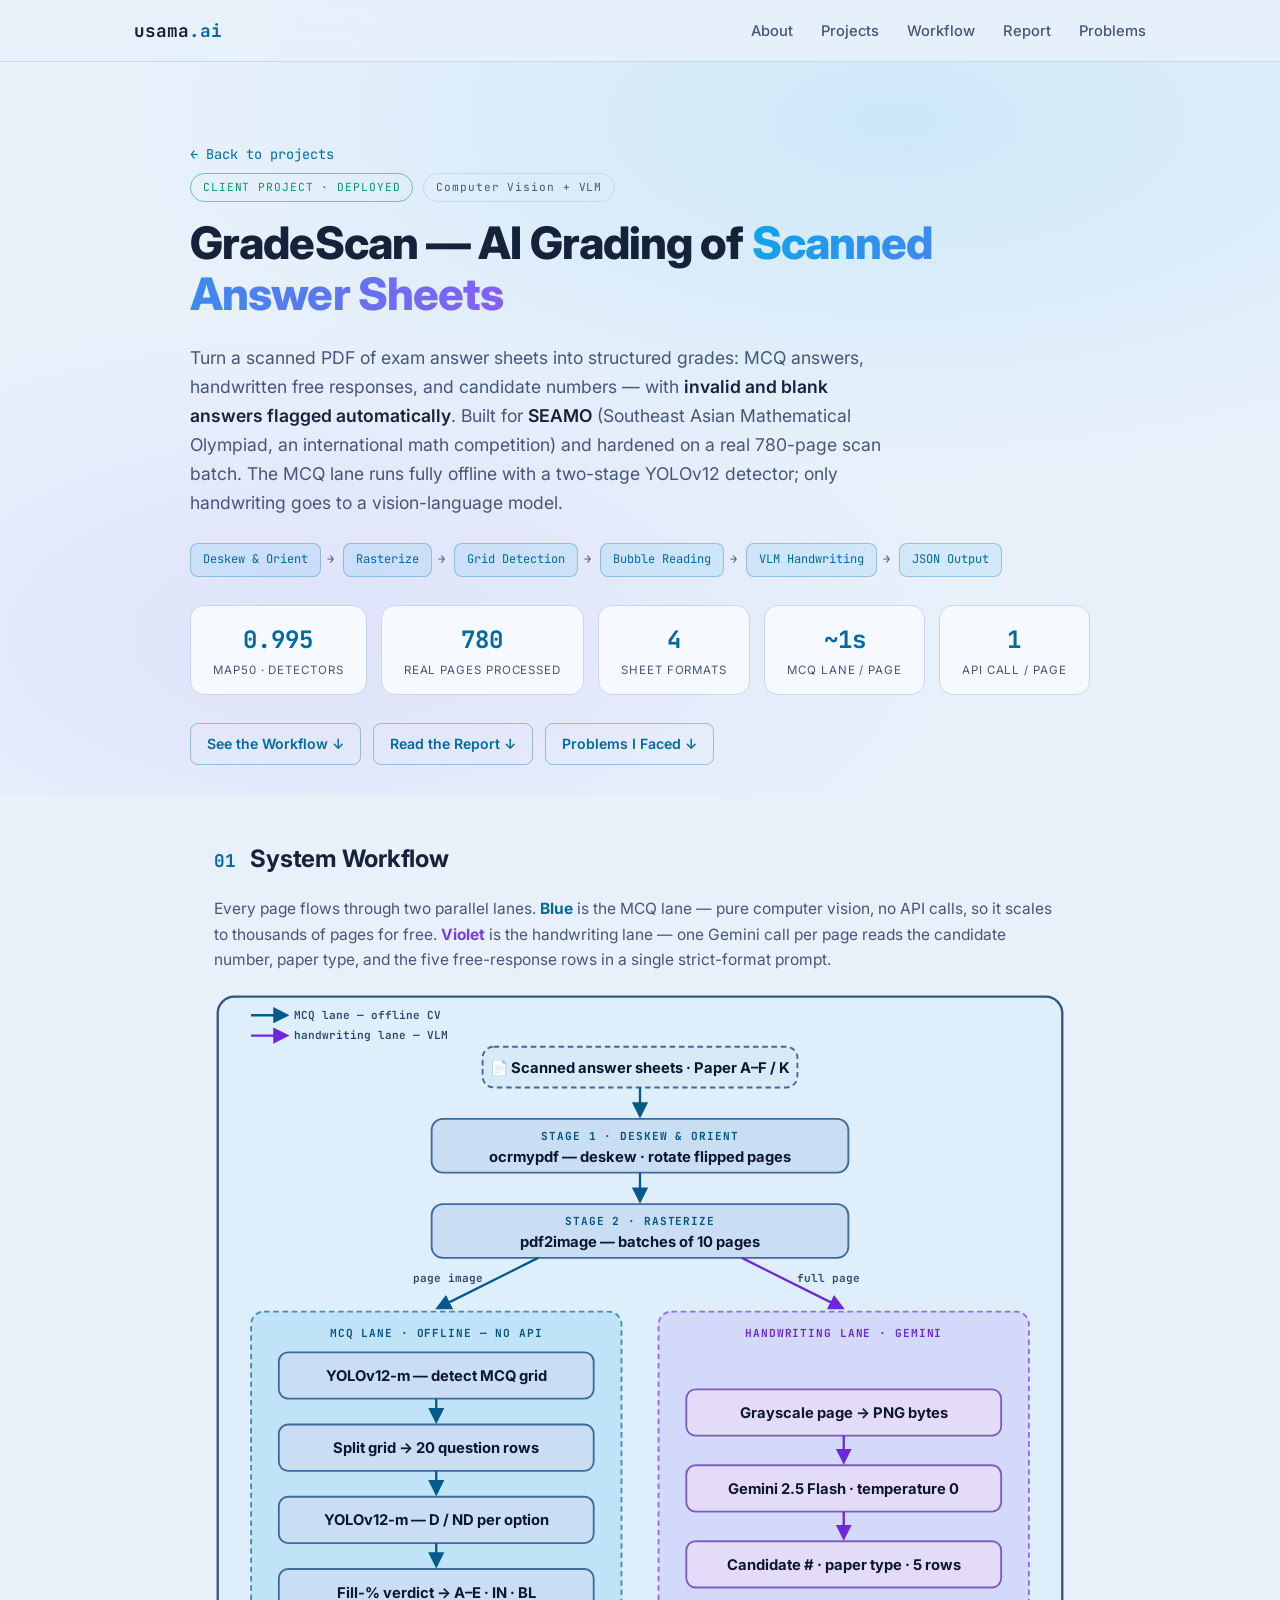
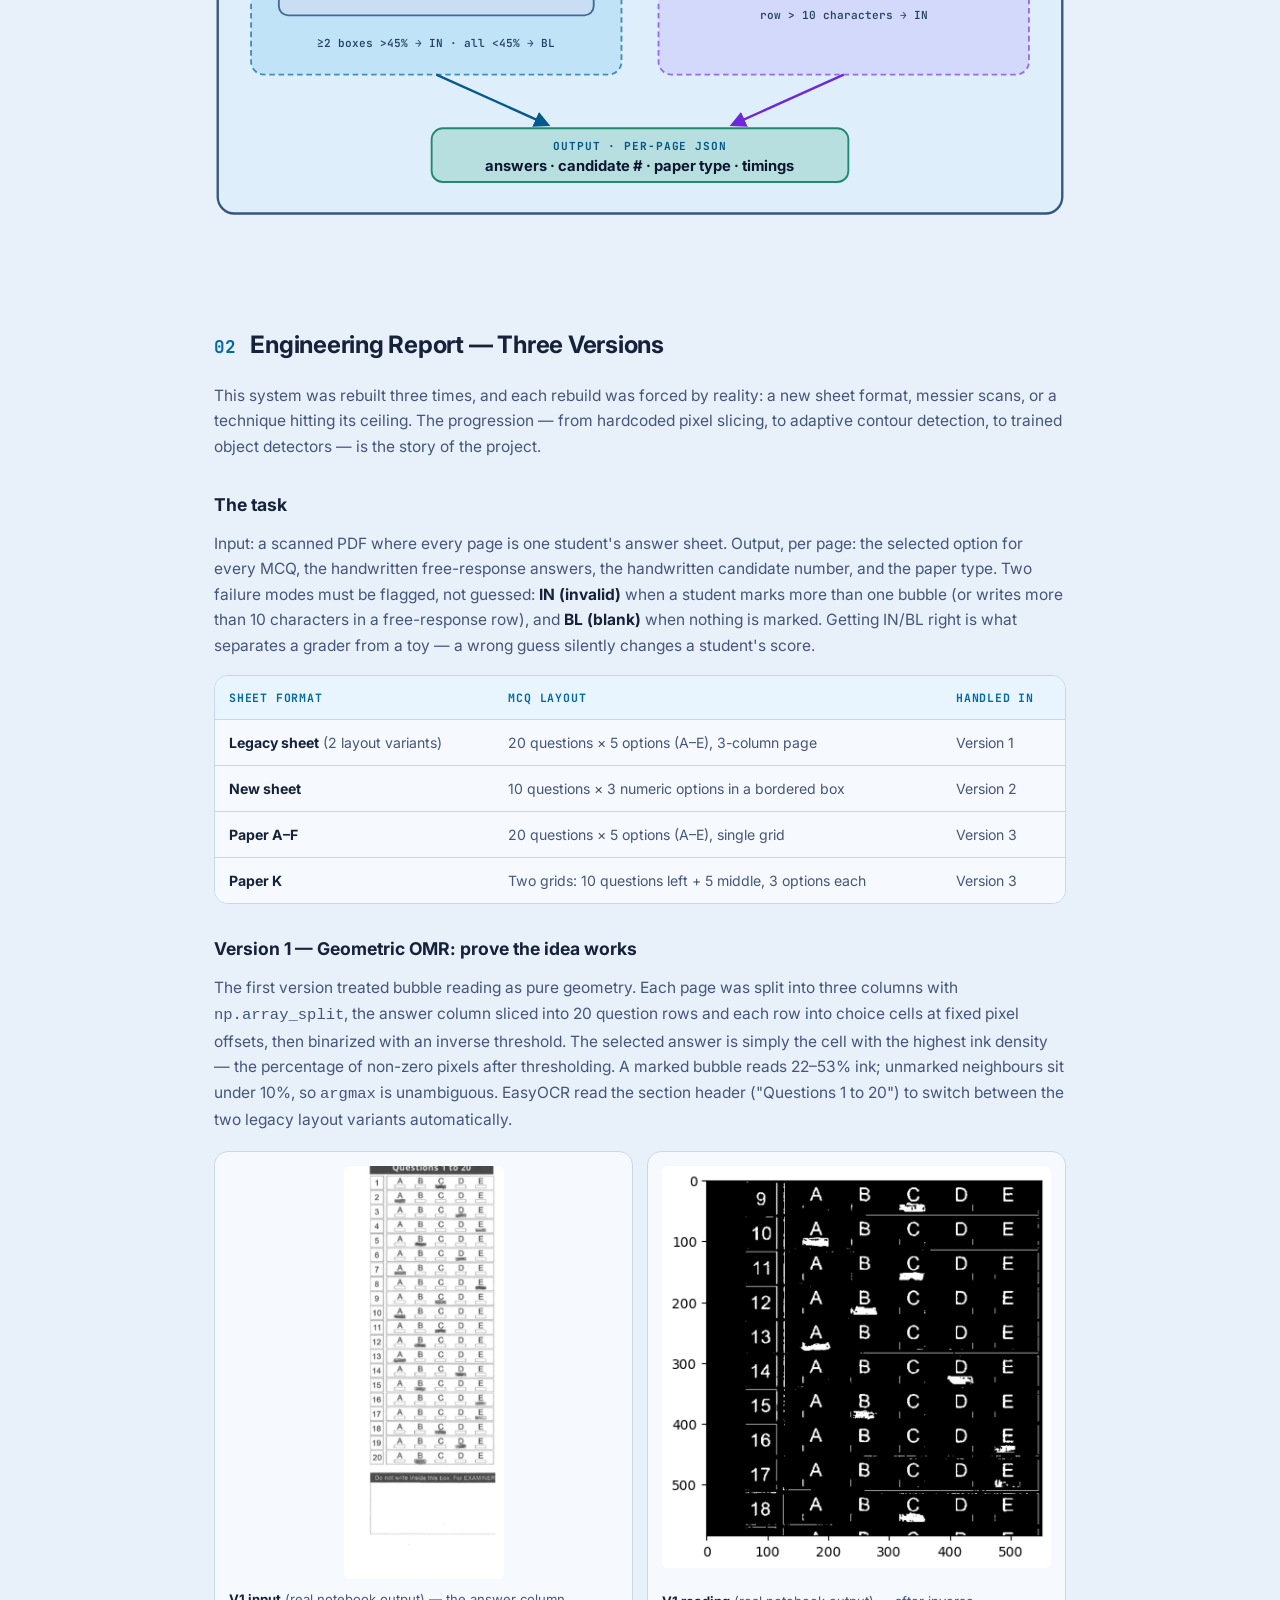
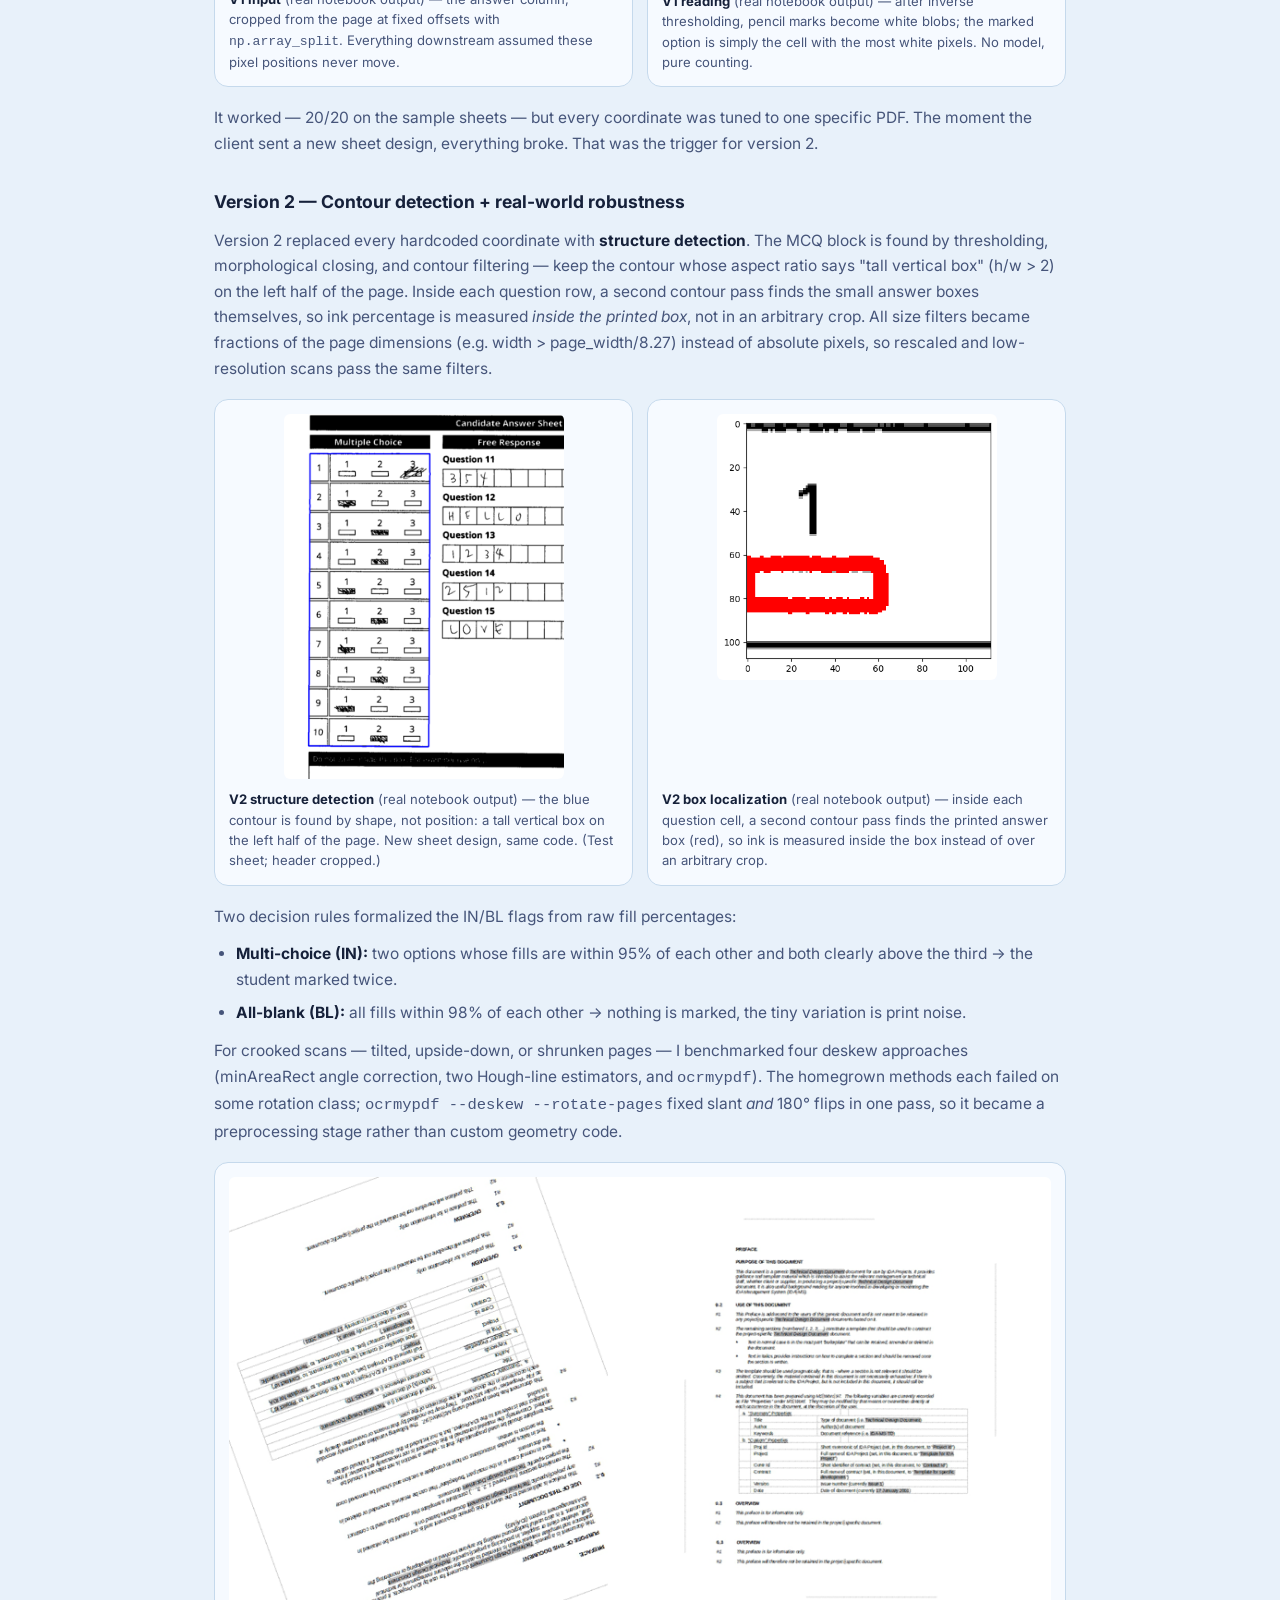
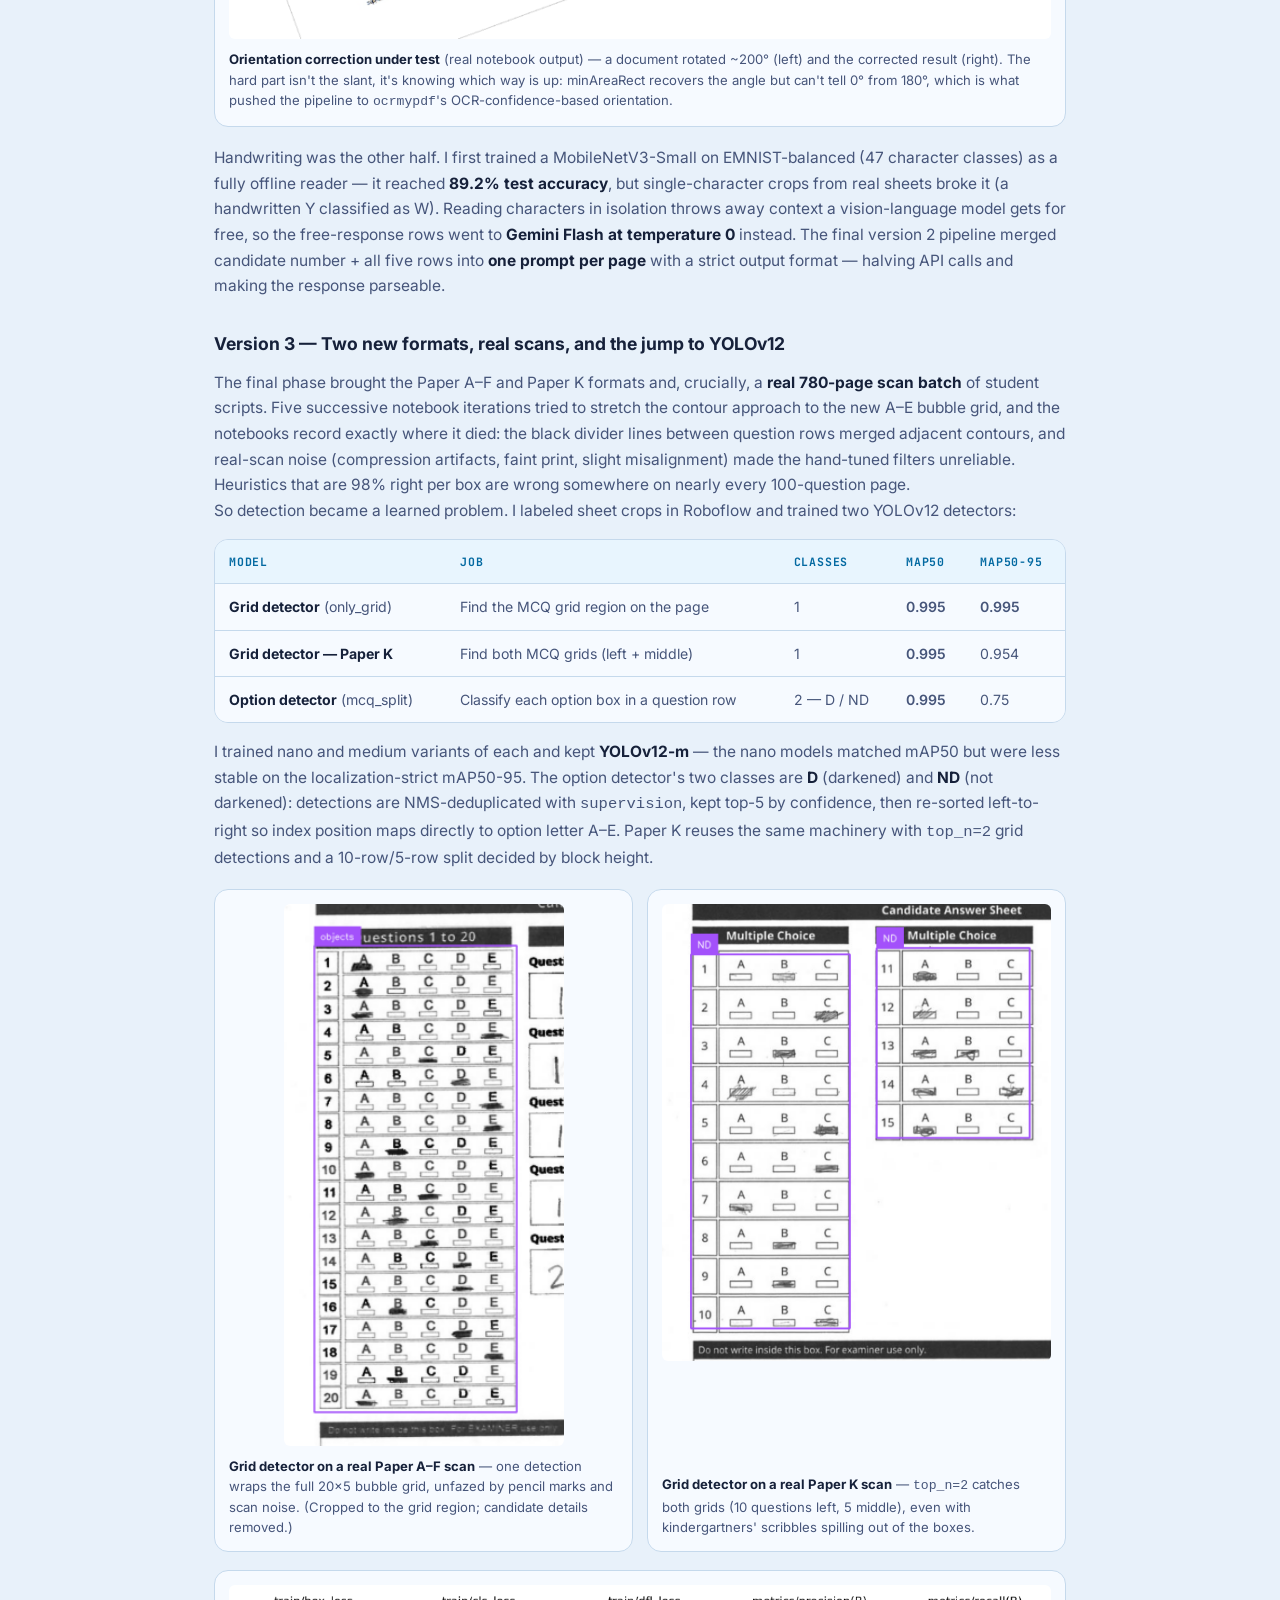
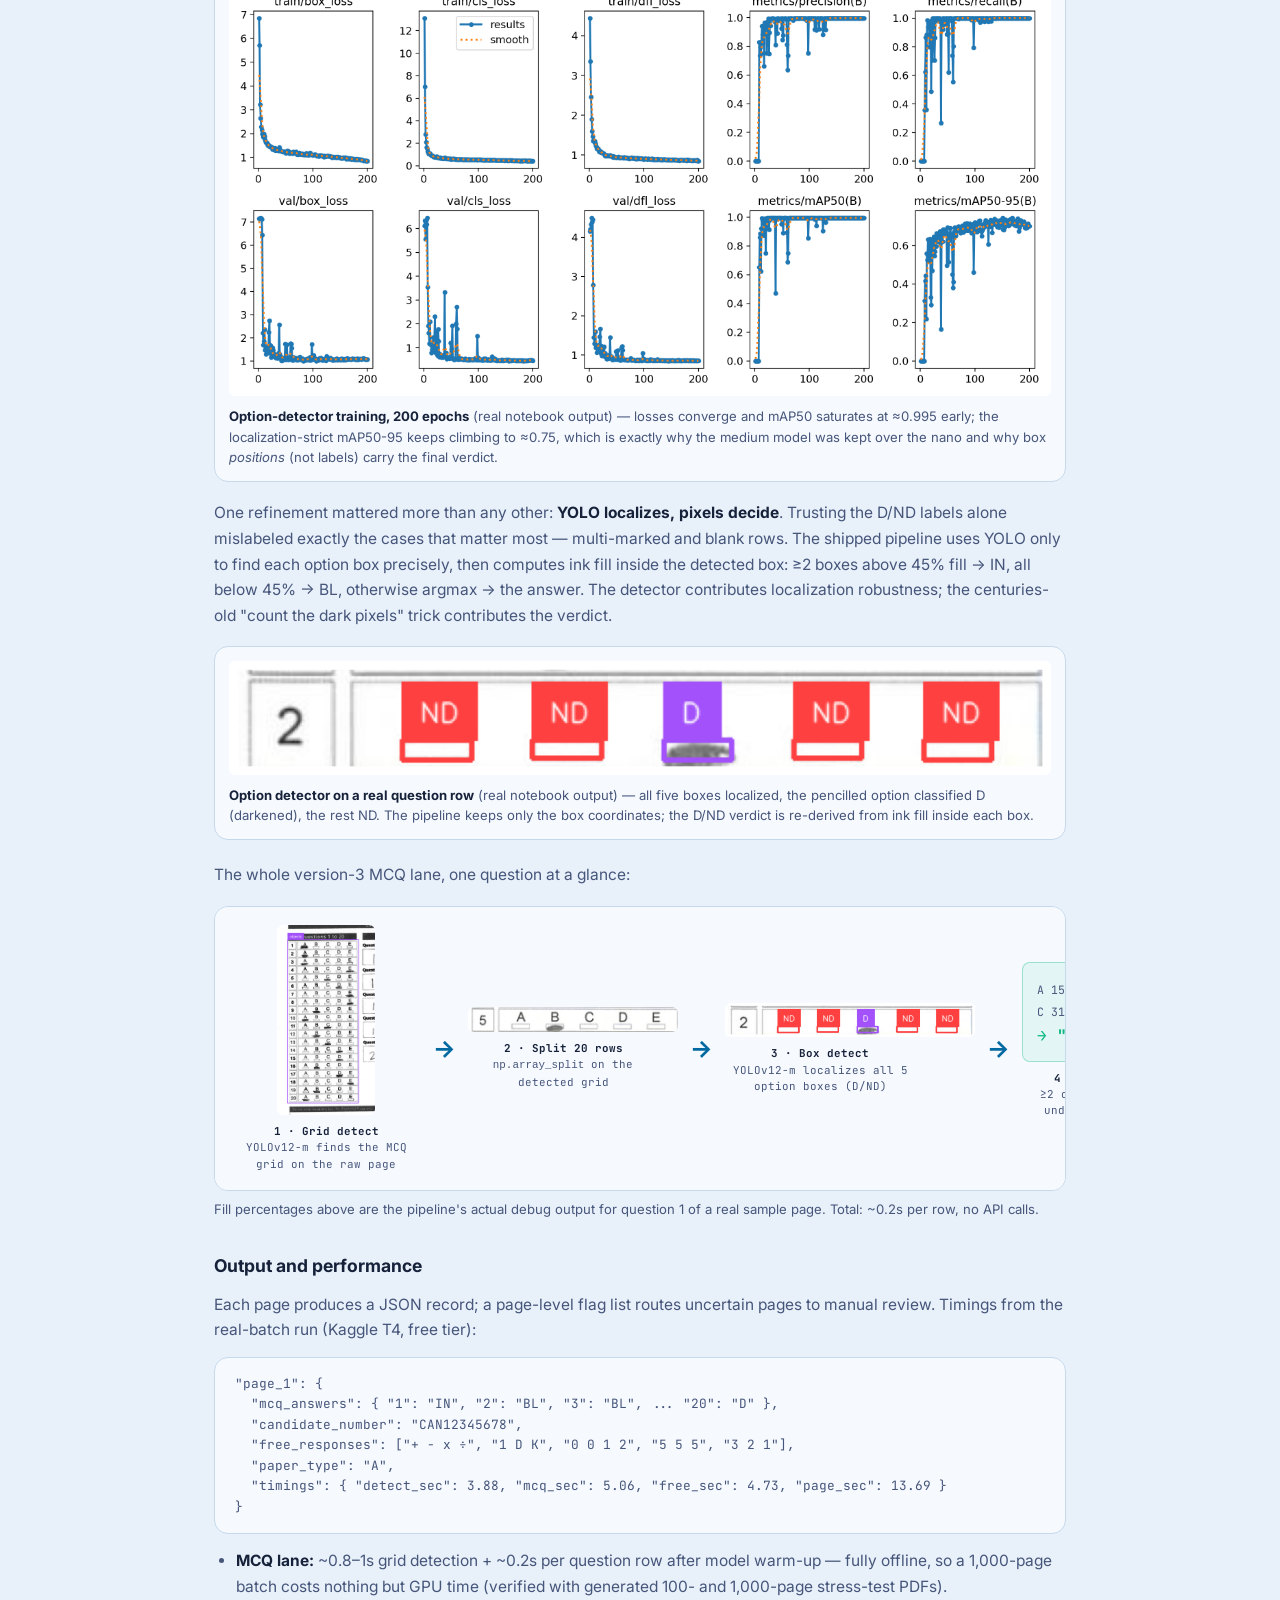
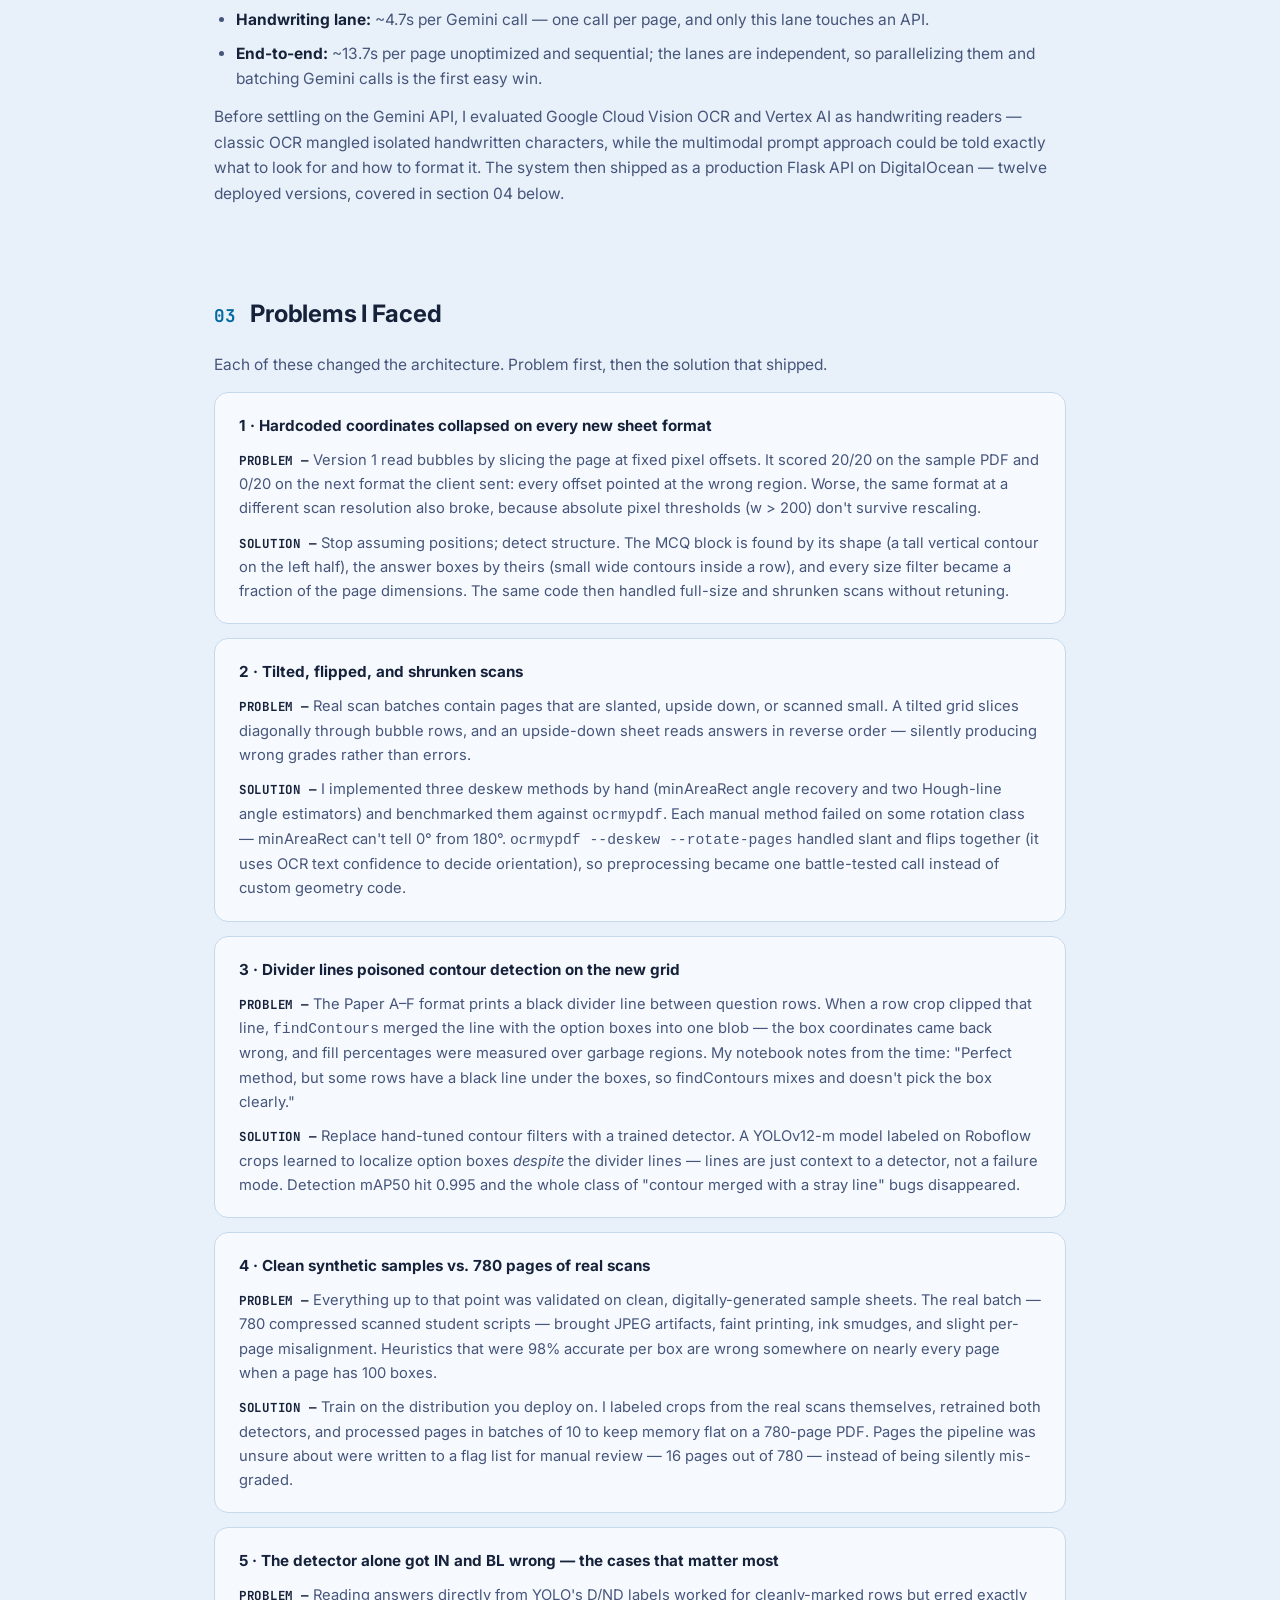
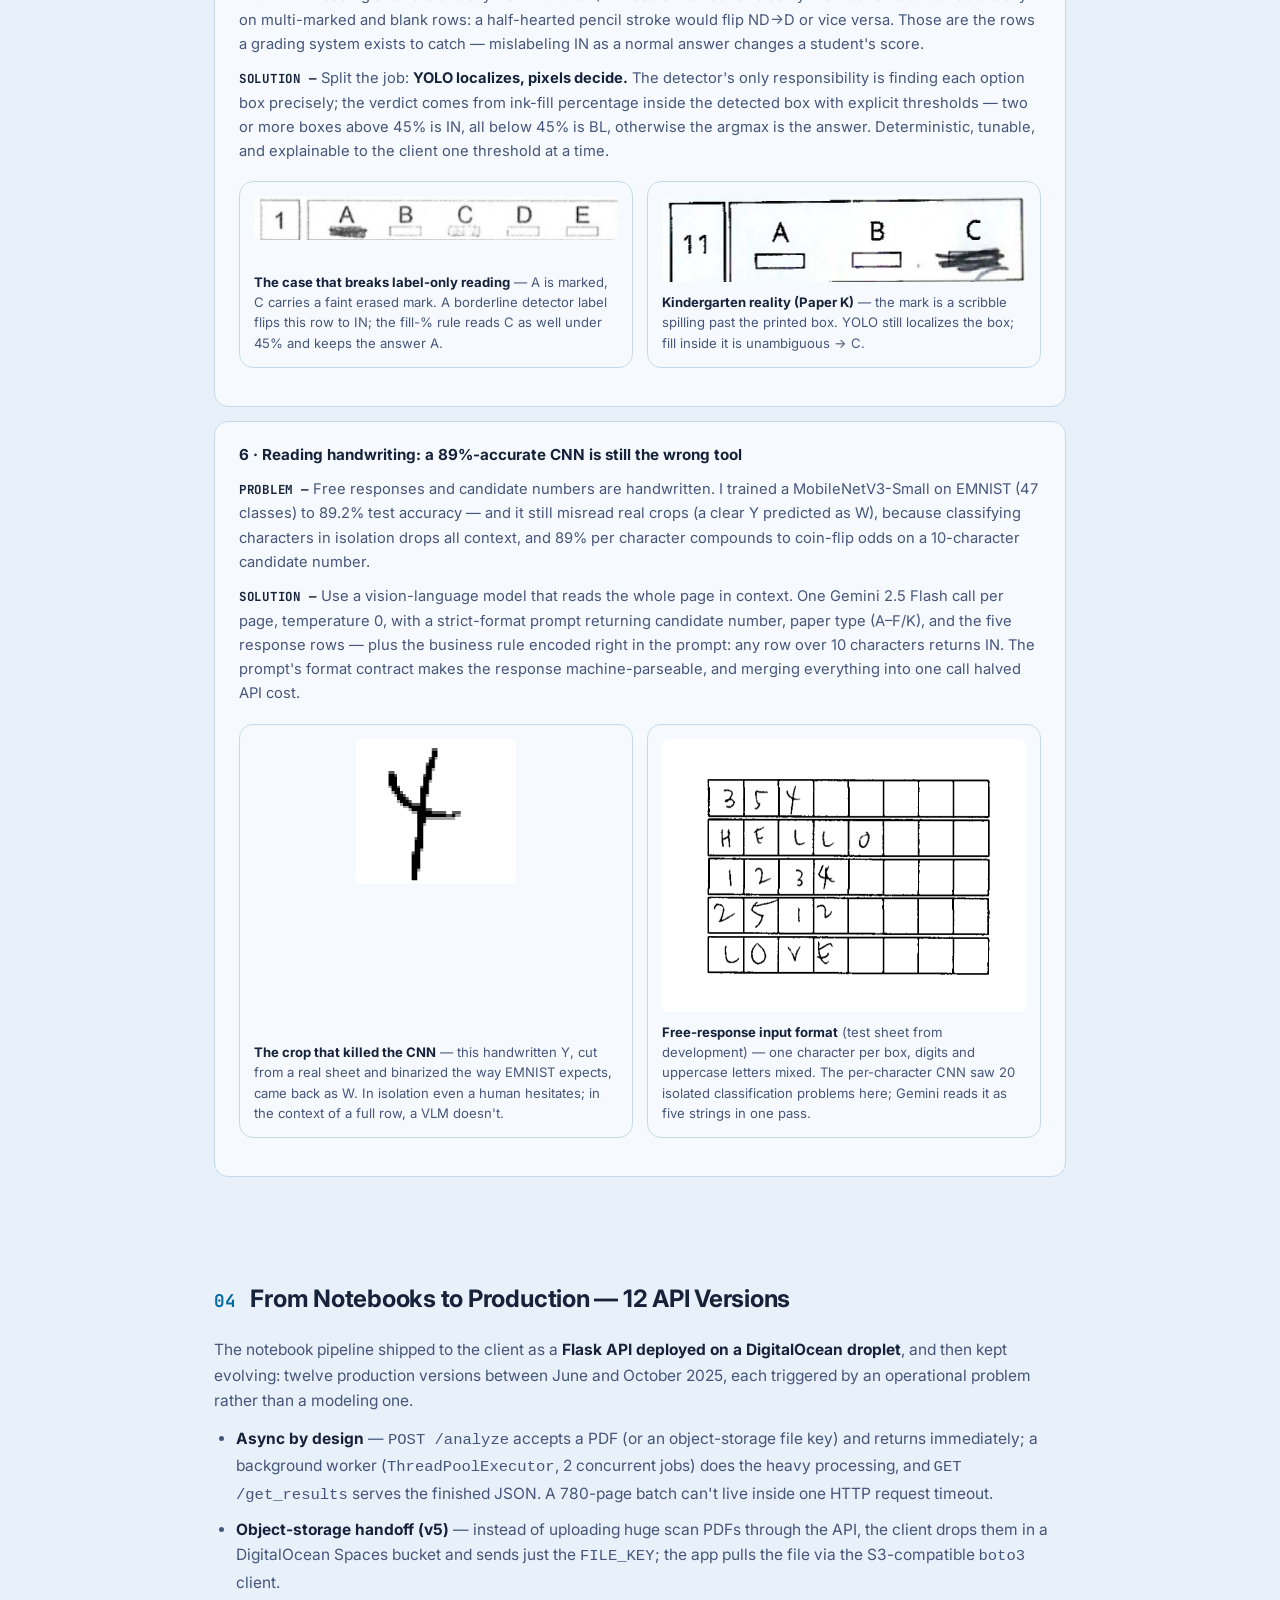
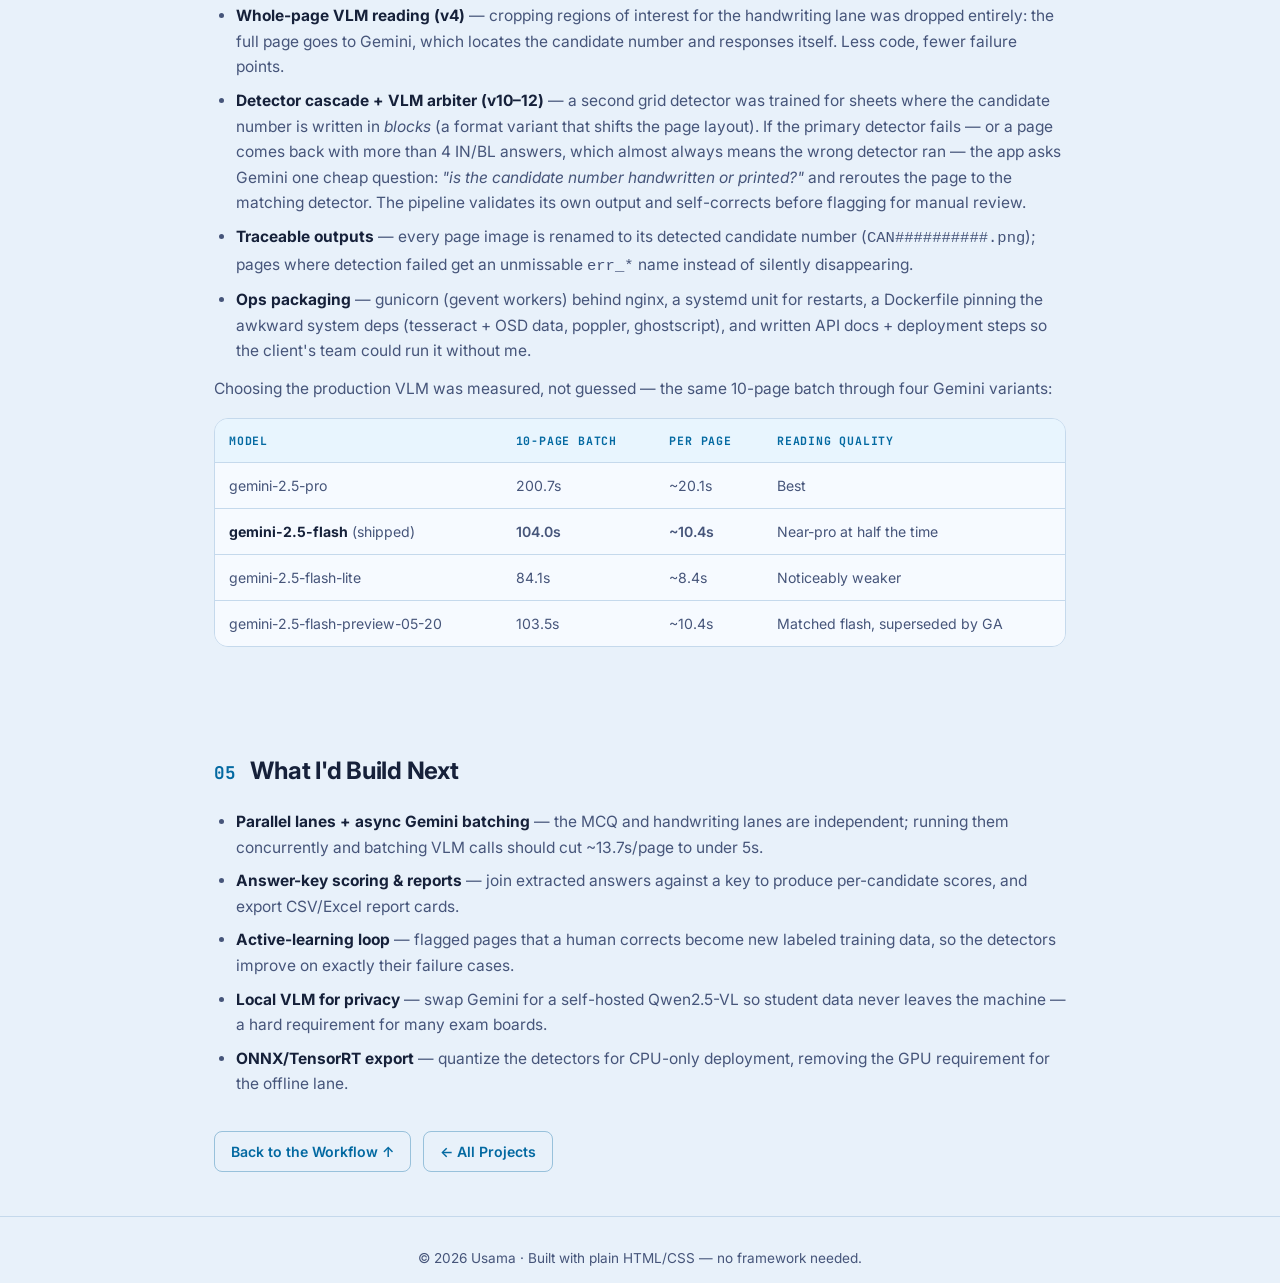
<file: gradescan.html>
<!DOCTYPE html>
<html lang="en">
<head>
  <meta charset="UTF-8" />
  <meta name="viewport" content="width=device-width, initial-scale=1.0" />
  <title>GradeScan — AI Answer-Sheet Grading | Usama — AI Engineer</title>
  <meta name="description" content="GradeScan engineering report: automated grading of scanned SEAMO exam answer sheets with a two-stage YOLOv12 detector for MCQ bubbles and Gemini VLM for handwritten responses — evolved across three versions on real scan batches." />
  <link rel="preconnect" href="https://fonts.googleapis.com" />
  <link rel="preconnect" href="https://fonts.gstatic.com" crossorigin />
  <link href="https://fonts.googleapis.com/css2?family=Inter:wght@400;500;600;700;800&family=JetBrains+Mono:wght@400;500&display=swap" rel="stylesheet" />
  <link rel="stylesheet" href="styles.css" />
  <style>
    /* ---------- Project report page ---------- */
    .cs-hero {
      padding: 140px 24px 30px;
      background:
        radial-gradient(ellipse 60% 45% at 70% 15%, rgba(14, 165, 233, 0.12), transparent),
        radial-gradient(ellipse 50% 40% at 25% 80%, rgba(139, 92, 246, 0.10), transparent);
    }
    .cs-hero-inner { max-width: 900px; margin: 0 auto; }
    .cs-hero h1 { font-size: clamp(1.8rem, 4.5vw, 2.8rem); font-weight: 800; line-height: 1.15; letter-spacing: -0.02em; margin: 14px 0 16px; }
    .cs-hero .hero-sub { max-width: 700px; }
    .cs-section { max-width: 900px; margin: 0 auto; padding: 44px 24px; }
    .cs-section h2 { font-size: 1.5rem; font-weight: 700; margin-bottom: 18px; letter-spacing: -0.01em; }
    .cs-section h3 { font-size: 1.1rem; font-weight: 700; margin: 30px 0 12px; color: var(--text); }
    .cs-section p, .cs-section li { color: var(--text-dim); font-size: 0.97rem; }
    .cs-section ul, .cs-section ol { padding-left: 22px; display: grid; gap: 8px; margin: 12px 0; }
    .cs-section strong { color: var(--text); }
    .cs-section a { color: var(--accent); }

    .cs-metrics { display: flex; flex-wrap: wrap; gap: 14px; margin-top: 28px; }
    .cs-metric {
      background: var(--bg-card); border: 1px solid var(--border); border-radius: var(--radius);
      padding: 14px 22px; text-align: center; min-width: 110px;
    }
    .cs-metric .val { display: block; font-family: var(--mono); font-size: 1.5rem; font-weight: 700; color: var(--accent); }
    .cs-metric .lbl { display: block; font-size: 0.72rem; text-transform: uppercase; letter-spacing: 0.08em; color: var(--text-dim); margin-top: 2px; }

    .cs-table-wrap { overflow-x: auto; margin: 16px 0; border: 1px solid var(--border); border-radius: var(--radius); }
    table.cs-table { width: 100%; border-collapse: collapse; font-size: 0.88rem; background: var(--bg-card); }
    .cs-table th {
      font-family: var(--mono); font-size: 0.72rem; text-transform: uppercase; letter-spacing: 0.07em;
      color: var(--accent); text-align: left; padding: 12px 14px; border-bottom: 1px solid var(--border);
      background: rgba(14, 165, 233, 0.06); white-space: nowrap;
    }
    .cs-table td { padding: 11px 14px; border-bottom: 1px solid var(--border); color: var(--text-dim); vertical-align: top; }
    .cs-table tr:last-child td { border-bottom: none; }
    .cs-table td strong { color: var(--text); }
    .cs-hit { color: #059669; font-weight: 600; }
    .cs-miss { color: #dc2626; font-weight: 600; }

    .cs-quote {
      border-left: 3px solid var(--accent); background: var(--bg-card);
      border-radius: 0 var(--radius) var(--radius) 0; padding: 16px 20px; margin: 16px 0;
      color: var(--text); font-size: 0.95rem;
    }
    .cs-quote cite { display: block; margin-top: 8px; font-style: normal; font-family: var(--mono); font-size: 0.75rem; color: var(--text-dim); }

    .cs-fig { background: var(--bg-card); border: 1px solid var(--border); border-radius: var(--radius); padding: 14px; margin: 18px 0; }
    .cs-fig img { display: block; width: 100%; height: auto; border-radius: 6px; background: #fff; }
    .cs-fig figcaption { font-size: 0.82rem; color: var(--text-dim); margin-top: 10px; line-height: 1.55; }
    .cs-figrow { display: grid; grid-template-columns: 1fr 1fr; gap: 14px; align-items: stretch; margin: 18px 0; }
    .cs-figrow .cs-fig { margin: 0; display: flex; flex-direction: column; }
    .cs-figrow .cs-fig figcaption { margin-top: auto; padding-top: 10px; }
    .cs-fig .img-narrow { max-width: 160px; margin: 0 auto; }
    .cs-fig .img-grid { max-width: 280px; margin: 0 auto; }
    .v3-strip { display: flex; align-items: center; gap: 12px; overflow-x: auto; padding: 18px 16px; background: var(--bg-card); border: 1px solid var(--border); border-radius: var(--radius); margin: 18px 0 8px; }
    .v3-stage { flex: 0 0 auto; text-align: center; }
    .v3-stage img { display: block; border-radius: 6px; background: #fff; margin: 0 auto; }
    .v3-stage .lbl { font-family: 'JetBrains Mono', monospace; font-size: 0.68rem; color: var(--text-dim); margin-top: 8px; max-width: 190px; line-height: 1.5; }
    .v3-stage .lbl strong { color: var(--text); }
    .v3-arrow { flex: 0 0 auto; color: var(--accent); font-size: 1.5rem; font-weight: 700; }
    .v3-verdict { background: rgba(16, 185, 129, 0.08); border: 1px solid rgba(16, 185, 129, 0.35); border-radius: 8px; padding: 12px 14px; font-family: 'JetBrains Mono', monospace; font-size: 0.72rem; color: var(--text-dim); text-align: left; line-height: 1.7; }
    .v3-verdict .ans { color: #10b981; font-weight: 700; font-size: 1rem; }
    @media (max-width: 720px) { .cs-figrow { grid-template-columns: 1fr; } }
    .cs-story { background: var(--bg-card); border: 1px solid var(--border); border-radius: var(--radius); padding: 20px 24px; margin: 14px 0; }
    .cs-story h4 { font-size: 0.95rem; font-weight: 700; margin-bottom: 6px; color: var(--text); }
    .cs-story p { font-size: 0.92rem; margin-top: 10px; }
    .cs-prob { font-family: var(--mono); font-size: 0.78rem; letter-spacing: 0.06em; color: #b45309; }
    .cs-sol { font-family: var(--mono); font-size: 0.78rem; letter-spacing: 0.06em; color: #047857; }

    .cs-back { display: inline-block; margin-bottom: 8px; font-family: var(--mono); font-size: 0.85rem; color: var(--accent); text-decoration: none; }
    .cs-back:hover { text-decoration: underline; }

    pre.cs-code {
      background: var(--bg-card); border: 1px solid var(--border); border-radius: var(--radius);
      padding: 16px 20px; overflow-x: auto; font-family: var(--mono); font-size: 0.8rem;
      color: var(--text-dim); line-height: 1.6; margin: 14px 0;
    }
    pre.cs-code .k { color: var(--accent); }

    /* ---------- Workflow diagram (stacked, mobile) ---------- */
    .wf { margin: 22px 0; }
    .wf-node {
      background: var(--bg-card); border: 1px solid var(--border); border-radius: 12px;
      padding: 14px 18px; text-align: center;
    }
    .wf-node .wf-stage {
      display: block; font-family: var(--mono); font-size: 0.7rem; letter-spacing: 0.1em;
      text-transform: uppercase; color: var(--accent); margin-bottom: 4px;
    }
    .wf-node .wf-what { display: block; font-weight: 600; color: var(--text); font-size: 0.95rem; }
    .wf-node .wf-how { display: block; color: var(--text-dim); font-size: 0.85rem; margin-top: 3px; }
    .wf-io { border-style: dashed; background: transparent; }
    .wf-io .wf-what { font-family: var(--mono); font-size: 0.88rem; }
    .wf-arrow {
      text-align: center; padding: 6px 0; color: var(--accent);
      font-family: var(--mono); font-size: 0.78rem;
    }
    .wf-arrow::before { content: "▼"; display: block; font-size: 0.7rem; margin-bottom: 2px; }
    .wf-lanes { display: grid; grid-template-columns: 1fr 1fr; gap: 16px; }
    .wf-lane { border: 1px dashed var(--border); border-radius: 12px; padding: 14px; display: grid; gap: 0; align-content: start; }
    .wf-lane-title {
      font-family: var(--mono); font-size: 0.72rem; letter-spacing: 0.1em; text-transform: uppercase;
      text-align: center; margin-bottom: 10px; font-weight: 700;
    }
    .wf-lane-visual .wf-lane-title { color: var(--accent); }
    .wf-lane-text .wf-lane-title { color: var(--accent-2); }
    .wf-lane-text .wf-node .wf-stage { color: var(--accent-2); }
    .wf-lane-text .wf-arrow { color: var(--accent-2); }
    @media (max-width: 720px) { .wf-lanes { grid-template-columns: 1fr; } }

    /* SVG workflow diagram (desktop); stacked .wf version shows on mobile */
    .wf-svg { width: 100%; height: auto; display: block; margin: 20px 0; }
    .wfd-frame { fill: rgba(14, 165, 233, 0.04); stroke: #34557e; stroke-width: 2.5; }
    .wfd-box { fill: #c9def2; stroke: #3f6b99; stroke-width: 2; }
    .wfd-io { fill: #d8e9f8; stroke-dasharray: 6 4; }
    .wfd-lane-v { fill: rgba(14, 165, 233, 0.14); stroke: rgba(3, 105, 161, 0.7); stroke-dasharray: 6 4; stroke-width: 2; }
    .wfd-lane-t { fill: rgba(139, 92, 246, 0.14); stroke: rgba(124, 58, 237, 0.7); stroke-dasharray: 6 4; stroke-width: 2; }
    .wfd-box-t { fill: #e4dbf8; stroke: #7c5bc7; }
    .wfd-answer { fill: rgba(5, 150, 105, 0.18); stroke: rgba(4, 120, 87, 0.85); stroke-width: 2; }
    .wfd-stage { font-family: var(--mono); font-size: 12px; font-weight: 700; letter-spacing: 0.08em; fill: #055585; }
    .wfd-stage-t { fill: #6d28d9; }
    .wfd-main { font-family: "Inter", sans-serif; font-size: 16px; font-weight: 700; fill: #0d1730; }
    .wfd-label { font-family: var(--mono); font-size: 12px; font-weight: 600; fill: #274468; }
    .wfd-flow { stroke: #045a8c; stroke-width: 2.5; fill: none; marker-end: url(#gsArr); }
    .wfd-flow-t { stroke: #6d28d9; stroke-width: 2.5; fill: none; marker-end: url(#gsArrT); }
    @media (min-width: 721px) { .wf { display: none; } }
    @media (max-width: 720px) { .wf-svg { display: none; } }
  </style>
</head>
<body>
  <nav class="nav">
    <div class="nav-inner">
      <a href="index.html" class="logo">usama<span class="accent">.ai</span></a>
      <button class="nav-toggle" aria-label="Toggle menu">☰</button>
      <ul class="nav-links">
        <li><a href="index.html#about">About</a></li>
        <li><a href="index.html#projects">Projects</a></li>
        <li><a href="#workflow">Workflow</a></li>
        <li><a href="#report">Report</a></li>
        <li><a href="#problems">Problems</a></li>
      </ul>
    </div>
  </nav>

  <header class="cs-hero">
    <div class="cs-hero-inner">
      <a href="index.html#projects" class="cs-back">← Back to projects</a>
      <div class="project-header">
        <span class="project-tag tag-live">CLIENT PROJECT · DEPLOYED</span>
        <span class="project-tag">Computer Vision + VLM</span>
      </div>
      <h1>GradeScan — AI Grading of <span class="gradient-text">Scanned Answer Sheets</span></h1>
      <p class="hero-sub">
        Turn a scanned PDF of exam answer sheets into structured grades: MCQ answers, handwritten
        free responses, and candidate numbers — with <strong>invalid and blank answers flagged
        automatically</strong>. Built for <strong>SEAMO</strong> (Southeast Asian Mathematical
        Olympiad, an international math competition) and hardened on a
        real 780-page scan batch. The MCQ lane runs fully offline with a two-stage YOLOv12
        detector; only handwriting goes to a vision-language model.
      </p>
      <div class="pipeline" style="margin-top:26px">
        <span class="stage">Deskew &amp; Orient</span>
        <span class="stage">Rasterize</span>
        <span class="stage">Grid Detection</span>
        <span class="stage">Bubble Reading</span>
        <span class="stage">VLM Handwriting</span>
        <span class="stage">JSON Output</span>
      </div>
      <div class="cs-metrics">
        <div class="cs-metric"><span class="val">0.995</span><span class="lbl">mAP50 · detectors</span></div>
        <div class="cs-metric"><span class="val">780</span><span class="lbl">real pages processed</span></div>
        <div class="cs-metric"><span class="val">4</span><span class="lbl">sheet formats</span></div>
        <div class="cs-metric"><span class="val">~1s</span><span class="lbl">MCQ lane / page</span></div>
        <div class="cs-metric"><span class="val">1</span><span class="lbl">API call / page</span></div>
      </div>
      <div class="project-links" style="margin-top:28px">
        <a href="#workflow" class="link-btn">See the Workflow ↓</a>
        <a href="#report" class="link-btn">Read the Report ↓</a>
        <a href="#problems" class="link-btn">Problems I Faced ↓</a>
      </div>
    </div>
  </header>

  <main>
    <section id="workflow" class="cs-section reveal">
      <h2><span class="section-num">01</span> System Workflow</h2>
      <p>
        Every page flows through two parallel lanes. <strong style="color:var(--accent)">Blue</strong>
        is the MCQ lane — pure computer vision, no API calls, so it scales to thousands of pages for
        free. <strong style="color:var(--accent-2)">Violet</strong> is the handwriting lane — one
        Gemini call per page reads the candidate number, paper type, and the five free-response rows
        in a single strict-format prompt.
      </p>

      <svg class="wf-svg" viewBox="0 0 920 890" xmlns="http://www.w3.org/2000/svg" role="img" aria-label="GradeScan pipeline workflow diagram">
        <defs>
          <marker id="gsArr" viewBox="0 0 10 10" refX="8" refY="5" markerWidth="7" markerHeight="7" orient="auto-start-reverse">
            <path d="M0,0 L10,5 L0,10 z" fill="#045a8c"/>
          </marker>
          <marker id="gsArrT" viewBox="0 0 10 10" refX="8" refY="5" markerWidth="7" markerHeight="7" orient="auto-start-reverse">
            <path d="M0,0 L10,5 L0,10 z" fill="#6d28d9"/>
          </marker>
        </defs>

        <!-- outer boundary -->
        <rect x="4" y="4" width="912" height="882" rx="18" class="wfd-frame"/>

        <!-- legend -->
        <line x1="40" y1="24" x2="78" y2="24" class="wfd-flow"/>
        <text x="86" y="28" class="wfd-label">MCQ lane — offline CV</text>
        <line x1="40" y1="46" x2="78" y2="46" class="wfd-flow-t"/>
        <text x="86" y="50" class="wfd-label">handwriting lane — VLM</text>

        <!-- input -->
        <rect x="290" y="58" width="340" height="44" rx="12" class="wfd-box wfd-io"/>
        <text x="460" y="86" text-anchor="middle" class="wfd-main" font-size="15">📄 Scanned answer sheets · Paper A–F / K</text>

        <line x1="460" y1="102" x2="460" y2="132" class="wfd-flow"/>

        <!-- stage 1 -->
        <rect x="235" y="136" width="450" height="58" rx="12" class="wfd-box"/>
        <text x="460" y="159" text-anchor="middle" class="wfd-stage">STAGE 1 · DESKEW &amp; ORIENT</text>
        <text x="460" y="182" text-anchor="middle" class="wfd-main">ocrmypdf — deskew · rotate flipped pages</text>

        <line x1="460" y1="194" x2="460" y2="224" class="wfd-flow"/>

        <!-- stage 2 -->
        <rect x="235" y="228" width="450" height="58" rx="12" class="wfd-box"/>
        <text x="460" y="251" text-anchor="middle" class="wfd-stage">STAGE 2 · RASTERIZE</text>
        <text x="460" y="274" text-anchor="middle" class="wfd-main">pdf2image — batches of 10 pages</text>

        <path d="M350,286 L242,340" class="wfd-flow"/>
        <path d="M570,286 L678,340" class="wfd-flow-t"/>
        <text x="290" y="312" text-anchor="end" class="wfd-label">page image</text>
        <text x="630" y="312" text-anchor="start" class="wfd-label">full page</text>

        <!-- lanes -->
        <rect x="40" y="344" width="400" height="392" rx="14" class="wfd-lane-v"/>
        <rect x="480" y="344" width="400" height="392" rx="14" class="wfd-lane-t"/>
        <text x="240" y="372" text-anchor="middle" class="wfd-stage">MCQ LANE · OFFLINE — NO API</text>
        <text x="680" y="372" text-anchor="middle" class="wfd-stage wfd-stage-t">HANDWRITING LANE · GEMINI</text>

        <!-- left lane boxes -->
        <rect x="70" y="388" width="340" height="50" rx="10" class="wfd-box"/>
        <text x="240" y="419" text-anchor="middle" class="wfd-main" font-size="15">YOLOv12-m — detect MCQ grid</text>
        <line x1="240" y1="438" x2="240" y2="462" class="wfd-flow"/>

        <rect x="70" y="466" width="340" height="50" rx="10" class="wfd-box"/>
        <text x="240" y="497" text-anchor="middle" class="wfd-main" font-size="15">Split grid → 20 question rows</text>
        <line x1="240" y1="516" x2="240" y2="540" class="wfd-flow"/>

        <rect x="70" y="544" width="340" height="50" rx="10" class="wfd-box"/>
        <text x="240" y="575" text-anchor="middle" class="wfd-main" font-size="15">YOLOv12-m — D / ND per option</text>
        <line x1="240" y1="594" x2="240" y2="618" class="wfd-flow"/>

        <rect x="70" y="622" width="340" height="50" rx="10" class="wfd-box"/>
        <text x="240" y="653" text-anchor="middle" class="wfd-main" font-size="15">Fill-% verdict → A–E · IN · BL</text>
        <text x="240" y="706" text-anchor="middle" class="wfd-label">≥2 boxes &gt;45% → IN · all &lt;45% → BL</text>

        <!-- right lane boxes -->
        <rect x="510" y="428" width="340" height="50" rx="10" class="wfd-box wfd-box-t"/>
        <text x="680" y="459" text-anchor="middle" class="wfd-main" font-size="15">Grayscale page → PNG bytes</text>
        <line x1="680" y1="478" x2="680" y2="506" class="wfd-flow-t"/>

        <rect x="510" y="510" width="340" height="50" rx="10" class="wfd-box wfd-box-t"/>
        <text x="680" y="541" text-anchor="middle" class="wfd-main" font-size="15">Gemini 2.5 Flash · temperature 0</text>
        <line x1="680" y1="560" x2="680" y2="588" class="wfd-flow-t"/>

        <rect x="510" y="592" width="340" height="50" rx="10" class="wfd-box wfd-box-t"/>
        <text x="680" y="623" text-anchor="middle" class="wfd-main" font-size="15">Candidate # · paper type · 5 rows</text>
        <text x="680" y="676" text-anchor="middle" class="wfd-label">row &gt; 10 characters → IN</text>

        <!-- merge -->
        <path d="M240,736 L360,790" class="wfd-flow"/>
        <path d="M680,736 L560,790" class="wfd-flow-t"/>

        <!-- output -->
        <rect x="235" y="794" width="450" height="58" rx="12" class="wfd-box wfd-answer"/>
        <text x="460" y="817" text-anchor="middle" class="wfd-stage" fill="#046148">OUTPUT · PER-PAGE JSON</text>
        <text x="460" y="840" text-anchor="middle" class="wfd-main">answers · candidate # · paper type · timings</text>
      </svg>

      <!-- stacked mobile version -->
      <div class="wf">
        <div class="wf-node wf-io"><span class="wf-what">📄 Scanned answer sheets · Paper A–F / K</span></div>
        <div class="wf-arrow"></div>
        <div class="wf-node">
          <span class="wf-stage">Stage 1 · Deskew &amp; Orient</span>
          <span class="wf-what">ocrmypdf</span>
          <span class="wf-how">deskew · rotate flipped pages · force-OCR</span>
        </div>
        <div class="wf-arrow"></div>
        <div class="wf-node">
          <span class="wf-stage">Stage 2 · Rasterize</span>
          <span class="wf-what">pdf2image</span>
          <span class="wf-how">batches of 10 pages → RGB arrays</span>
        </div>
        <div class="wf-arrow"></div>
        <div class="wf-lanes">
          <div class="wf-lane wf-lane-visual">
            <div class="wf-lane-title">MCQ lane · offline — no API</div>
            <div class="wf-node"><span class="wf-what">YOLOv12-m grid detector</span><span class="wf-how">mAP50 0.995 · NMS · top-1 (top-2 for Paper K)</span></div>
            <div class="wf-arrow"></div>
            <div class="wf-node"><span class="wf-what">Split grid → question rows</span></div>
            <div class="wf-arrow"></div>
            <div class="wf-node"><span class="wf-what">YOLOv12-m option detector</span><span class="wf-how">classes: D (darkened) / ND (not darkened)</span></div>
            <div class="wf-arrow"></div>
            <div class="wf-node"><span class="wf-what">Fill-% verdict → A–E · IN · BL</span><span class="wf-how">≥2 boxes &gt;45% → IN · all &lt;45% → BL</span></div>
          </div>
          <div class="wf-lane wf-lane-text">
            <div class="wf-lane-title">Handwriting lane · Gemini</div>
            <div class="wf-node"><span class="wf-what">Grayscale page → PNG bytes</span></div>
            <div class="wf-arrow"></div>
            <div class="wf-node"><span class="wf-what">Gemini 2.5 Flash · temperature 0</span><span class="wf-how">one strict-format prompt per page</span></div>
            <div class="wf-arrow"></div>
            <div class="wf-node"><span class="wf-what">Candidate # · paper type · 5 rows</span><span class="wf-how">row &gt; 10 characters → IN</span></div>
          </div>
        </div>
        <div class="wf-arrow"></div>
        <div class="wf-node" style="border-color: rgba(4,120,87,0.6); background: rgba(5,150,105,0.08)">
          <span class="wf-stage" style="color:#047857">Output · per-page JSON</span>
          <span class="wf-what">answers · candidate # · paper type · timings</span>
        </div>
      </div>
    </section>

    <section id="report" class="cs-section reveal">
      <h2><span class="section-num">02</span> Engineering Report — Three Versions</h2>
      <p>
        This system was rebuilt three times, and each rebuild was forced by reality: a new sheet
        format, messier scans, or a technique hitting its ceiling. The progression — from hardcoded
        pixel slicing, to adaptive contour detection, to trained object detectors — is the story of
        the project.
      </p>

      <h3>The task</h3>
      <p>
        Input: a scanned PDF where every page is one student's answer sheet. Output, per page:
        the selected option for every MCQ, the handwritten free-response answers, the handwritten
        candidate number, and the paper type. Two failure modes must be flagged, not guessed:
        <strong>IN (invalid)</strong> when a student marks more than one bubble (or writes more than
        10 characters in a free-response row), and <strong>BL (blank)</strong> when nothing is marked.
        Getting IN/BL right is what separates a grader from a toy — a wrong guess silently changes
        a student's score.
      </p>
      <div class="cs-table-wrap">
        <table class="cs-table">
          <thead><tr><th>Sheet format</th><th>MCQ layout</th><th>Handled in</th></tr></thead>
          <tbody>
            <tr><td><strong>Legacy sheet</strong> (2 layout variants)</td><td>20 questions × 5 options (A–E), 3-column page</td><td>Version 1</td></tr>
            <tr><td><strong>New sheet</strong></td><td>10 questions × 3 numeric options in a bordered box</td><td>Version 2</td></tr>
            <tr><td><strong>Paper A–F</strong></td><td>20 questions × 5 options (A–E), single grid</td><td>Version 3</td></tr>
            <tr><td><strong>Paper K</strong></td><td>Two grids: 10 questions left + 5 middle, 3 options each</td><td>Version 3</td></tr>
          </tbody>
        </table>
      </div>

      <h3>Version 1 — Geometric OMR: prove the idea works</h3>
      <p>
        The first version treated bubble reading as pure geometry. Each page was split into three
        columns with <code>np.array_split</code>, the answer column sliced into 20 question rows and
        each row into choice cells at fixed pixel offsets, then binarized with an inverse threshold.
        The selected answer is simply the cell with the highest ink density — the percentage of
        non-zero pixels after thresholding. A marked bubble reads 22–53% ink; unmarked neighbours sit
        under 10%, so <code>argmax</code> is unambiguous. EasyOCR read the section header
        ("Questions 1 to 20") to switch between the two legacy layout variants automatically.
      </p>
      <div class="cs-figrow">
        <figure class="cs-fig">
          <img src="assets/gradescan/v1-column-grid.png" class="img-narrow" alt="Version 1 input: the answer column cropped from a legacy sheet, 20 questions with options A to E" loading="lazy" />
          <figcaption><strong>V1 input</strong> (real notebook output) — the answer column, cropped from the page at fixed offsets with <code>np.array_split</code>. Everything downstream assumed these pixel positions never move.</figcaption>
        </figure>
        <figure class="cs-fig">
          <img src="assets/gradescan/v1-threshold-rows.png" alt="Version 1 processing: inverse-thresholded question rows where pencil marks appear as white blobs on black" loading="lazy" />
          <figcaption><strong>V1 reading</strong> (real notebook output) — after inverse thresholding, pencil marks become white blobs; the marked option is simply the cell with the most white pixels. No model, pure counting.</figcaption>
        </figure>
      </div>
      <p>
        It worked — 20/20 on the sample sheets — but every coordinate was tuned to one specific PDF.
        The moment the client sent a new sheet design, everything broke. That was the trigger for
        version 2.
      </p>

      <h3>Version 2 — Contour detection + real-world robustness</h3>
      <p>
        Version 2 replaced every hardcoded coordinate with <strong>structure detection</strong>. The
        MCQ block is found by thresholding, morphological closing, and contour filtering — keep the
        contour whose aspect ratio says "tall vertical box" (h/w &gt; 2) on the left half of the page.
        Inside each question row, a second contour pass finds the small answer boxes themselves, so
        ink percentage is measured <em>inside the printed box</em>, not in an arbitrary crop. All size
        filters became fractions of the page dimensions (e.g. width &gt; page_width/8.27) instead of
        absolute pixels, so rescaled and low-resolution scans pass the same filters.
      </p>
      <div class="cs-figrow">
        <figure class="cs-fig">
          <img src="assets/gradescan/v2-contour-detect.png" class="img-grid" alt="Version 2 output: blue contour box automatically drawn around the Multiple Choice column of a test sheet" loading="lazy" />
          <figcaption><strong>V2 structure detection</strong> (real notebook output) — the blue contour is found by shape, not position: a tall vertical box on the left half of the page. New sheet design, same code. (Test sheet; header cropped.)</figcaption>
        </figure>
        <figure class="cs-fig">
          <img src="assets/gradescan/v2-choice-contour.png" class="img-grid" alt="Version 2 close-up: red contour drawn around the printed answer box inside a single question cell" loading="lazy" />
          <figcaption><strong>V2 box localization</strong> (real notebook output) — inside each question cell, a second contour pass finds the printed answer box (red), so ink is measured inside the box instead of over an arbitrary crop.</figcaption>
        </figure>
      </div>
      <p>Two decision rules formalized the IN/BL flags from raw fill percentages:</p>
      <ul>
        <li><strong>Multi-choice (IN):</strong> two options whose fills are within 95% of each other and both clearly above the third → the student marked twice.</li>
        <li><strong>All-blank (BL):</strong> all fills within 98% of each other → nothing is marked, the tiny variation is print noise.</li>
      </ul>
      <p>
        For crooked scans — tilted, upside-down, or shrunken pages — I benchmarked four deskew
        approaches (minAreaRect angle correction, two Hough-line estimators, and
        <code>ocrmypdf</code>). The homegrown methods each failed on some rotation class;
        <code>ocrmypdf --deskew --rotate-pages</code> fixed slant <em>and</em> 180° flips in one
        pass, so it became a preprocessing stage rather than custom geometry code.
      </p>
      <figure class="cs-fig">
        <img src="assets/gradescan/v2-deskew-before-after.png" alt="Deskew test: a document rotated roughly 200 degrees on the left, and the same document corrected to upright on the right" loading="lazy" />
        <figcaption><strong>Orientation correction under test</strong> (real notebook output) — a document rotated ~200° (left) and the corrected result (right). The hard part isn't the slant, it's knowing which way is up: minAreaRect recovers the angle but can't tell 0° from 180°, which is what pushed the pipeline to <code>ocrmypdf</code>'s OCR-confidence-based orientation.</figcaption>
      </figure>
      <p>
        Handwriting was the other half. I first trained a MobileNetV3-Small on EMNIST-balanced
        (47 character classes) as a fully offline reader — it reached <strong>89.2% test
        accuracy</strong>, but single-character crops from real sheets broke it (a handwritten Y
        classified as W). Reading characters in isolation throws away context a vision-language model
        gets for free, so the free-response rows went to <strong>Gemini Flash at temperature 0</strong>
        instead. The final version 2 pipeline merged candidate number + all five rows into
        <strong>one prompt per page</strong> with a strict output format — halving API calls and
        making the response parseable.
      </p>

      <h3>Version 3 — Two new formats, real scans, and the jump to YOLOv12</h3>
      <p>
        The final phase brought the Paper A–F and Paper K formats and, crucially, a
        <strong>real 780-page scan batch</strong> of student scripts. Five successive notebook
        iterations tried to stretch the contour approach to the new A–E bubble grid, and the
        notebooks record exactly where it died: the black divider lines between question rows merged
        adjacent contours, and real-scan noise (compression artifacts, faint print, slight
        misalignment) made the hand-tuned filters unreliable. Heuristics that are 98% right per box
        are wrong somewhere on nearly every 100-question page.
      </p>
      <p>So detection became a learned problem. I labeled sheet crops in Roboflow and trained two YOLOv12 detectors:</p>
      <div class="cs-table-wrap">
        <table class="cs-table">
          <thead><tr><th>Model</th><th>Job</th><th>Classes</th><th>mAP50</th><th>mAP50-95</th></tr></thead>
          <tbody>
            <tr><td><strong>Grid detector</strong> (only_grid)</td><td>Find the MCQ grid region on the page</td><td>1</td><td class="cs-hit">0.995</td><td class="cs-hit">0.995</td></tr>
            <tr><td><strong>Grid detector — Paper K</strong></td><td>Find both MCQ grids (left + middle)</td><td>1</td><td class="cs-hit">0.995</td><td>0.954</td></tr>
            <tr><td><strong>Option detector</strong> (mcq_split)</td><td>Classify each option box in a question row</td><td>2 — D / ND</td><td class="cs-hit">0.995</td><td>0.75</td></tr>
          </tbody>
        </table>
      </div>
      <p>
        I trained nano and medium variants of each and kept <strong>YOLOv12-m</strong> — the nano
        models matched mAP50 but were less stable on the localization-strict mAP50-95. The option
        detector's two classes are <strong>D</strong> (darkened) and <strong>ND</strong> (not
        darkened): detections are NMS-deduplicated with <code>supervision</code>, kept top-5 by
        confidence, then re-sorted left-to-right so index position maps directly to option letter
        A–E. Paper K reuses the same machinery with <code>top_n=2</code> grid detections and a
        10-row/5-row split decided by block height.
      </p>
      <div class="cs-figrow">
        <figure class="cs-fig">
          <img src="assets/gradescan/yolo-grid-detect-abcdef.png" class="img-grid" alt="YOLOv12 grid detector output on a real Paper A–F scan: purple bounding box around the 20-question MCQ grid" loading="lazy" />
          <figcaption><strong>Grid detector on a real Paper A–F scan</strong> — one detection wraps the full 20×5 bubble grid, unfazed by pencil marks and scan noise. (Cropped to the grid region; candidate details removed.)</figcaption>
        </figure>
        <figure class="cs-fig">
          <img src="assets/gradescan/yolo-grid-detect-k.png" alt="YOLOv12 grid detector output on a real Paper K scan: two bounding boxes around the left 10-question grid and middle 5-question grid" loading="lazy" />
          <figcaption><strong>Grid detector on a real Paper K scan</strong> — <code>top_n=2</code> catches both grids (10 questions left, 5 middle), even with kindergartners' scribbles spilling out of the boxes.</figcaption>
        </figure>
      </div>
      <figure class="cs-fig">
        <img src="assets/gradescan/yolo-training-curves.png" alt="YOLOv12 option-detector training curves over 200 epochs: box, class and DFL losses falling, precision, recall and mAP50 converging near 1.0" loading="lazy" />
        <figcaption><strong>Option-detector training, 200 epochs</strong> (real notebook output) — losses converge and mAP50 saturates at ≈0.995 early; the localization-strict mAP50-95 keeps climbing to ≈0.75, which is exactly why the medium model was kept over the nano and why box <em>positions</em> (not labels) carry the final verdict.</figcaption>
      </figure>
      <p>
        One refinement mattered more than any other: <strong>YOLO localizes, pixels decide</strong>.
        Trusting the D/ND labels alone mislabeled exactly the cases that matter most — multi-marked
        and blank rows. The shipped pipeline uses YOLO only to find each option box precisely, then
        computes ink fill inside the detected box: ≥2 boxes above 45% fill → IN, all below 45% → BL,
        otherwise argmax → the answer. The detector contributes localization robustness; the
        centuries-old "count the dark pixels" trick contributes the verdict.
      </p>
      <figure class="cs-fig">
        <img src="assets/gradescan/yolo-dnd-row.png" alt="Option detector output on a real question row: five boxes detected, four labeled ND in red and the marked option labeled D in purple" loading="lazy" />
        <figcaption><strong>Option detector on a real question row</strong> (real notebook output) — all five boxes localized, the pencilled option classified D (darkened), the rest ND. The pipeline keeps only the box coordinates; the D/ND verdict is re-derived from ink fill inside each box.</figcaption>
      </figure>
      <p style="margin-top:22px">The whole version-3 MCQ lane, one question at a glance:</p>
      <div class="v3-strip">
        <div class="v3-stage">
          <img src="assets/gradescan/yolo-grid-detect-abcdef.png" style="height:190px" alt="Stage 1: YOLOv12 grid detection on the page" />
          <div class="lbl"><strong>1 · Grid detect</strong><br>YOLOv12-m finds the MCQ grid on the raw page</div>
        </div>
        <div class="v3-arrow">→</div>
        <div class="v3-stage">
          <img src="assets/gradescan/v3-row-input.png" style="width:210px" alt="Stage 2: a single question row sliced from the grid" />
          <div class="lbl"><strong>2 · Split 20 rows</strong><br><code>np.array_split</code> on the detected grid</div>
        </div>
        <div class="v3-arrow">→</div>
        <div class="v3-stage">
          <img src="assets/gradescan/yolo-dnd-row.png" style="width:250px" alt="Stage 3: YOLOv12 detects the five option boxes and labels them D or ND" />
          <div class="lbl"><strong>3 · Box detect</strong><br>YOLOv12-m localizes all 5 option boxes (D/ND)</div>
        </div>
        <div class="v3-arrow">→</div>
        <div class="v3-stage">
          <div class="v3-verdict">
            A 15.6% &nbsp;<span class="ans">B 86.4%</span><br>
            C 31.4% &nbsp;D 37.2% &nbsp;E 33.7%<br>
            <span class="ans">→ "B"</span>
          </div>
          <div class="lbl"><strong>4 · Fill-% verdict</strong><br>≥2 over 45% → IN · all under 45% → BL · else argmax</div>
        </div>
      </div>
      <p style="font-size:0.82rem; color:var(--text-dim); margin-bottom:8px">Fill percentages above are the pipeline's actual debug output for question 1 of a real sample page. Total: ~0.2s per row, no API calls.</p>

      <h3>Output and performance</h3>
      <p>
        Each page produces a JSON record; a page-level flag list routes uncertain pages to manual
        review. Timings from the real-batch run (Kaggle T4, free tier):
      </p>
      <pre class="cs-code">"page_1": {
  "mcq_answers": { "1": "IN", "2": "BL", "3": "BL", ... "20": "D" },
  "candidate_number": "CAN12345678",
  "free_responses": ["+ - x ÷", "1 D K", "0 0 1 2", "5 5 5", "3 2 1"],
  "paper_type": "A",
  "timings": { "detect_sec": 3.88, "mcq_sec": 5.06, "free_sec": 4.73, "page_sec": 13.69 }
}</pre>
      <ul>
        <li><strong>MCQ lane:</strong> ~0.8–1s grid detection + ~0.2s per question row after model warm-up — fully offline, so a 1,000-page batch costs nothing but GPU time (verified with generated 100- and 1,000-page stress-test PDFs).</li>
        <li><strong>Handwriting lane:</strong> ~4.7s per Gemini call — one call per page, and only this lane touches an API.</li>
        <li><strong>End-to-end:</strong> ~13.7s per page unoptimized and sequential; the lanes are independent, so parallelizing them and batching Gemini calls is the first easy win.</li>
      </ul>
      <p>
        Before settling on the Gemini API, I evaluated Google Cloud Vision OCR and Vertex AI as
        handwriting readers — classic OCR mangled isolated handwritten characters, while the
        multimodal prompt approach could be told exactly what to look for and how to format it.
        The system then shipped as a production Flask API on DigitalOcean — twelve deployed
        versions, covered in section 04 below.
      </p>
    </section>

    <section id="problems" class="cs-section reveal">
      <h2><span class="section-num">03</span> Problems I Faced</h2>
      <p>Each of these changed the architecture. Problem first, then the solution that shipped.</p>

      <div class="cs-story">
        <h4>1 · Hardcoded coordinates collapsed on every new sheet format</h4>
        <p><strong class="cs-prob">PROBLEM —</strong> Version 1 read bubbles by slicing the page at fixed pixel offsets. It scored 20/20 on the sample PDF and 0/20 on the next format the client sent: every offset pointed at the wrong region. Worse, the same format at a different scan resolution also broke, because absolute pixel thresholds (w &gt; 200) don't survive rescaling.</p>
        <p><strong class="cs-sol">SOLUTION —</strong> Stop assuming positions; detect structure. The MCQ block is found by its shape (a tall vertical contour on the left half), the answer boxes by theirs (small wide contours inside a row), and every size filter became a fraction of the page dimensions. The same code then handled full-size and shrunken scans without retuning.</p>
      </div>

      <div class="cs-story">
        <h4>2 · Tilted, flipped, and shrunken scans</h4>
        <p><strong class="cs-prob">PROBLEM —</strong> Real scan batches contain pages that are slanted, upside down, or scanned small. A tilted grid slices diagonally through bubble rows, and an upside-down sheet reads answers in reverse order — silently producing wrong grades rather than errors.</p>
        <p><strong class="cs-sol">SOLUTION —</strong> I implemented three deskew methods by hand (minAreaRect angle recovery and two Hough-line angle estimators) and benchmarked them against <code>ocrmypdf</code>. Each manual method failed on some rotation class — minAreaRect can't tell 0° from 180°. <code>ocrmypdf --deskew --rotate-pages</code> handled slant and flips together (it uses OCR text confidence to decide orientation), so preprocessing became one battle-tested call instead of custom geometry code.</p>
      </div>

      <div class="cs-story">
        <h4>3 · Divider lines poisoned contour detection on the new grid</h4>
        <p><strong class="cs-prob">PROBLEM —</strong> The Paper A–F format prints a black divider line between question rows. When a row crop clipped that line, <code>findContours</code> merged the line with the option boxes into one blob — the box coordinates came back wrong, and fill percentages were measured over garbage regions. My notebook notes from the time: "Perfect method, but some rows have a black line under the boxes, so findContours mixes and doesn't pick the box clearly."</p>
        <p><strong class="cs-sol">SOLUTION —</strong> Replace hand-tuned contour filters with a trained detector. A YOLOv12-m model labeled on Roboflow crops learned to localize option boxes <em>despite</em> the divider lines — lines are just context to a detector, not a failure mode. Detection mAP50 hit 0.995 and the whole class of "contour merged with a stray line" bugs disappeared.</p>
      </div>

      <div class="cs-story">
        <h4>4 · Clean synthetic samples vs. 780 pages of real scans</h4>
        <p><strong class="cs-prob">PROBLEM —</strong> Everything up to that point was validated on clean, digitally-generated sample sheets. The real batch — 780 compressed scanned student scripts — brought JPEG artifacts, faint printing, ink smudges, and slight per-page misalignment. Heuristics that were 98% accurate per box are wrong somewhere on nearly every page when a page has 100 boxes.</p>
        <p><strong class="cs-sol">SOLUTION —</strong> Train on the distribution you deploy on. I labeled crops from the real scans themselves, retrained both detectors, and processed pages in batches of 10 to keep memory flat on a 780-page PDF. Pages the pipeline was unsure about were written to a flag list for manual review — 16 pages out of 780 — instead of being silently mis-graded.</p>
      </div>

      <div class="cs-story">
        <h4>5 · The detector alone got IN and BL wrong — the cases that matter most</h4>
        <p><strong class="cs-prob">PROBLEM —</strong> Reading answers directly from YOLO's D/ND labels worked for cleanly-marked rows but erred exactly on multi-marked and blank rows: a half-hearted pencil stroke would flip ND→D or vice versa. Those are the rows a grading system exists to catch — mislabeling IN as a normal answer changes a student's score.</p>
        <p><strong class="cs-sol">SOLUTION —</strong> Split the job: <strong>YOLO localizes, pixels decide.</strong> The detector's only responsibility is finding each option box precisely; the verdict comes from ink-fill percentage inside the detected box with explicit thresholds — two or more boxes above 45% is IN, all below 45% is BL, otherwise the argmax is the answer. Deterministic, tunable, and explainable to the client one threshold at a time.</p>
        <div class="cs-figrow">
          <figure class="cs-fig">
            <img src="assets/gradescan/row-erased.png" alt="Real question row crop: option A firmly pencilled, option C showing a faint erased mark" loading="lazy" />
            <figcaption><strong>The case that breaks label-only reading</strong> — A is marked, C carries a faint erased mark. A borderline detector label flips this row to IN; the fill-% rule reads C as well under 45% and keeps the answer A.</figcaption>
          </figure>
          <figure class="cs-fig">
            <img src="assets/gradescan/row-scribble-k.png" alt="Real Paper K question row: option C scribbled heavily, spilling outside the printed box" loading="lazy" />
            <figcaption><strong>Kindergarten reality (Paper K)</strong> — the mark is a scribble spilling past the printed box. YOLO still localizes the box; fill inside it is unambiguous → C.</figcaption>
          </figure>
        </div>
      </div>

      <div class="cs-story">
        <h4>6 · Reading handwriting: a 89%-accurate CNN is still the wrong tool</h4>
        <p><strong class="cs-prob">PROBLEM —</strong> Free responses and candidate numbers are handwritten. I trained a MobileNetV3-Small on EMNIST (47 classes) to 89.2% test accuracy — and it still misread real crops (a clear Y predicted as W), because classifying characters in isolation drops all context, and 89% per character compounds to coin-flip odds on a 10-character candidate number.</p>
        <p><strong class="cs-sol">SOLUTION —</strong> Use a vision-language model that reads the whole page in context. One Gemini 2.5 Flash call per page, temperature 0, with a strict-format prompt returning candidate number, paper type (A–F/K), and the five response rows — plus the business rule encoded right in the prompt: any row over 10 characters returns IN. The prompt's format contract makes the response machine-parseable, and merging everything into one call halved API cost.</p>
        <div class="cs-figrow">
          <figure class="cs-fig">
            <img src="assets/gradescan/char-y.png" class="img-narrow" alt="Binarized crop of a handwritten letter Y from a real answer sheet" loading="lazy" />
            <figcaption><strong>The crop that killed the CNN</strong> — this handwritten Y, cut from a real sheet and binarized the way EMNIST expects, came back as W. In isolation even a human hesitates; in the context of a full row, a VLM doesn't.</figcaption>
          </figure>
          <figure class="cs-fig">
            <img src="assets/gradescan/free-response-grid.png" alt="Handwritten free-response test grid with rows reading 354, HELLO, 1234, 2512, LOVE in one-character-per-box cells" loading="lazy" />
            <figcaption><strong>Free-response input format</strong> (test sheet from development) — one character per box, digits and uppercase letters mixed. The per-character CNN saw 20 isolated classification problems here; Gemini reads it as five strings in one pass.</figcaption>
          </figure>
        </div>
      </div>
    </section>

    <section class="cs-section reveal">
      <h2><span class="section-num">04</span> From Notebooks to Production — 12 API Versions</h2>
      <p>
        The notebook pipeline shipped to the client as a <strong>Flask API deployed on a DigitalOcean
        droplet</strong>, and then kept evolving: twelve production versions between June and October
        2025, each triggered by an operational problem rather than a modeling one.
      </p>
      <ul>
        <li><strong>Async by design</strong> — <code>POST /analyze</code> accepts a PDF (or an object-storage file key) and returns immediately; a background worker (<code>ThreadPoolExecutor</code>, 2 concurrent jobs) does the heavy processing, and <code>GET /get_results</code> serves the finished JSON. A 780-page batch can't live inside one HTTP request timeout.</li>
        <li><strong>Object-storage handoff (v5)</strong> — instead of uploading huge scan PDFs through the API, the client drops them in a DigitalOcean Spaces bucket and sends just the <code>FILE_KEY</code>; the app pulls the file via the S3-compatible <code>boto3</code> client.</li>
        <li><strong>Whole-page VLM reading (v4)</strong> — cropping regions of interest for the handwriting lane was dropped entirely: the full page goes to Gemini, which locates the candidate number and responses itself. Less code, fewer failure points.</li>
        <li><strong>Detector cascade + VLM arbiter (v10–12)</strong> — a second grid detector was trained for sheets where the candidate number is written in <em>blocks</em> (a format variant that shifts the page layout). If the primary detector fails — or a page comes back with more than 4 IN/BL answers, which almost always means the wrong detector ran — the app asks Gemini one cheap question: <em>"is the candidate number handwritten or printed?"</em> and reroutes the page to the matching detector. The pipeline validates its own output and self-corrects before flagging for manual review.</li>
        <li><strong>Traceable outputs</strong> — every page image is renamed to its detected candidate number (<code>CAN##########.png</code>); pages where detection failed get an unmissable <code>err_*</code> name instead of silently disappearing.</li>
        <li><strong>Ops packaging</strong> — gunicorn (gevent workers) behind nginx, a systemd unit for restarts, a Dockerfile pinning the awkward system deps (tesseract + OSD data, poppler, ghostscript), and written API docs + deployment steps so the client's team could run it without me.</li>
      </ul>
      <p>Choosing the production VLM was measured, not guessed — the same 10-page batch through four Gemini variants:</p>
      <div class="cs-table-wrap">
        <table class="cs-table">
          <thead><tr><th>Model</th><th>10-page batch</th><th>Per page</th><th>Reading quality</th></tr></thead>
          <tbody>
            <tr><td>gemini-2.5-pro</td><td>200.7s</td><td>~20.1s</td><td>Best</td></tr>
            <tr><td><strong>gemini-2.5-flash</strong> (shipped)</td><td class="cs-hit">104.0s</td><td class="cs-hit">~10.4s</td><td>Near-pro at half the time</td></tr>
            <tr><td>gemini-2.5-flash-lite</td><td>84.1s</td><td>~8.4s</td><td>Noticeably weaker</td></tr>
            <tr><td>gemini-2.5-flash-preview-05-20</td><td>103.5s</td><td>~10.4s</td><td>Matched flash, superseded by GA</td></tr>
          </tbody>
        </table>
      </div>
    </section>

    <section class="cs-section reveal">
      <h2><span class="section-num">05</span> What I'd Build Next</h2>
      <ul>
        <li><strong>Parallel lanes + async Gemini batching</strong> — the MCQ and handwriting lanes are independent; running them concurrently and batching VLM calls should cut ~13.7s/page to under 5s.</li>
        <li><strong>Answer-key scoring &amp; reports</strong> — join extracted answers against a key to produce per-candidate scores, and export CSV/Excel report cards.</li>
        <li><strong>Active-learning loop</strong> — flagged pages that a human corrects become new labeled training data, so the detectors improve on exactly their failure cases.</li>
        <li><strong>Local VLM for privacy</strong> — swap Gemini for a self-hosted Qwen2.5-VL so student data never leaves the machine — a hard requirement for many exam boards.</li>
        <li><strong>ONNX/TensorRT export</strong> — quantize the detectors for CPU-only deployment, removing the GPU requirement for the offline lane.</li>
      </ul>
      <div class="project-links" style="margin-top:34px">
        <a href="#workflow" class="link-btn">Back to the Workflow ↑</a>
        <a href="index.html#projects" class="link-btn">← All Projects</a>
      </div>
    </section>
  </main>

  <footer class="footer">
    <p>© <span id="year"></span> Usama · Built with plain HTML/CSS — no framework needed.</p>
  </footer>

  <script src="script.js"></script>
</body>
</html>
</file>
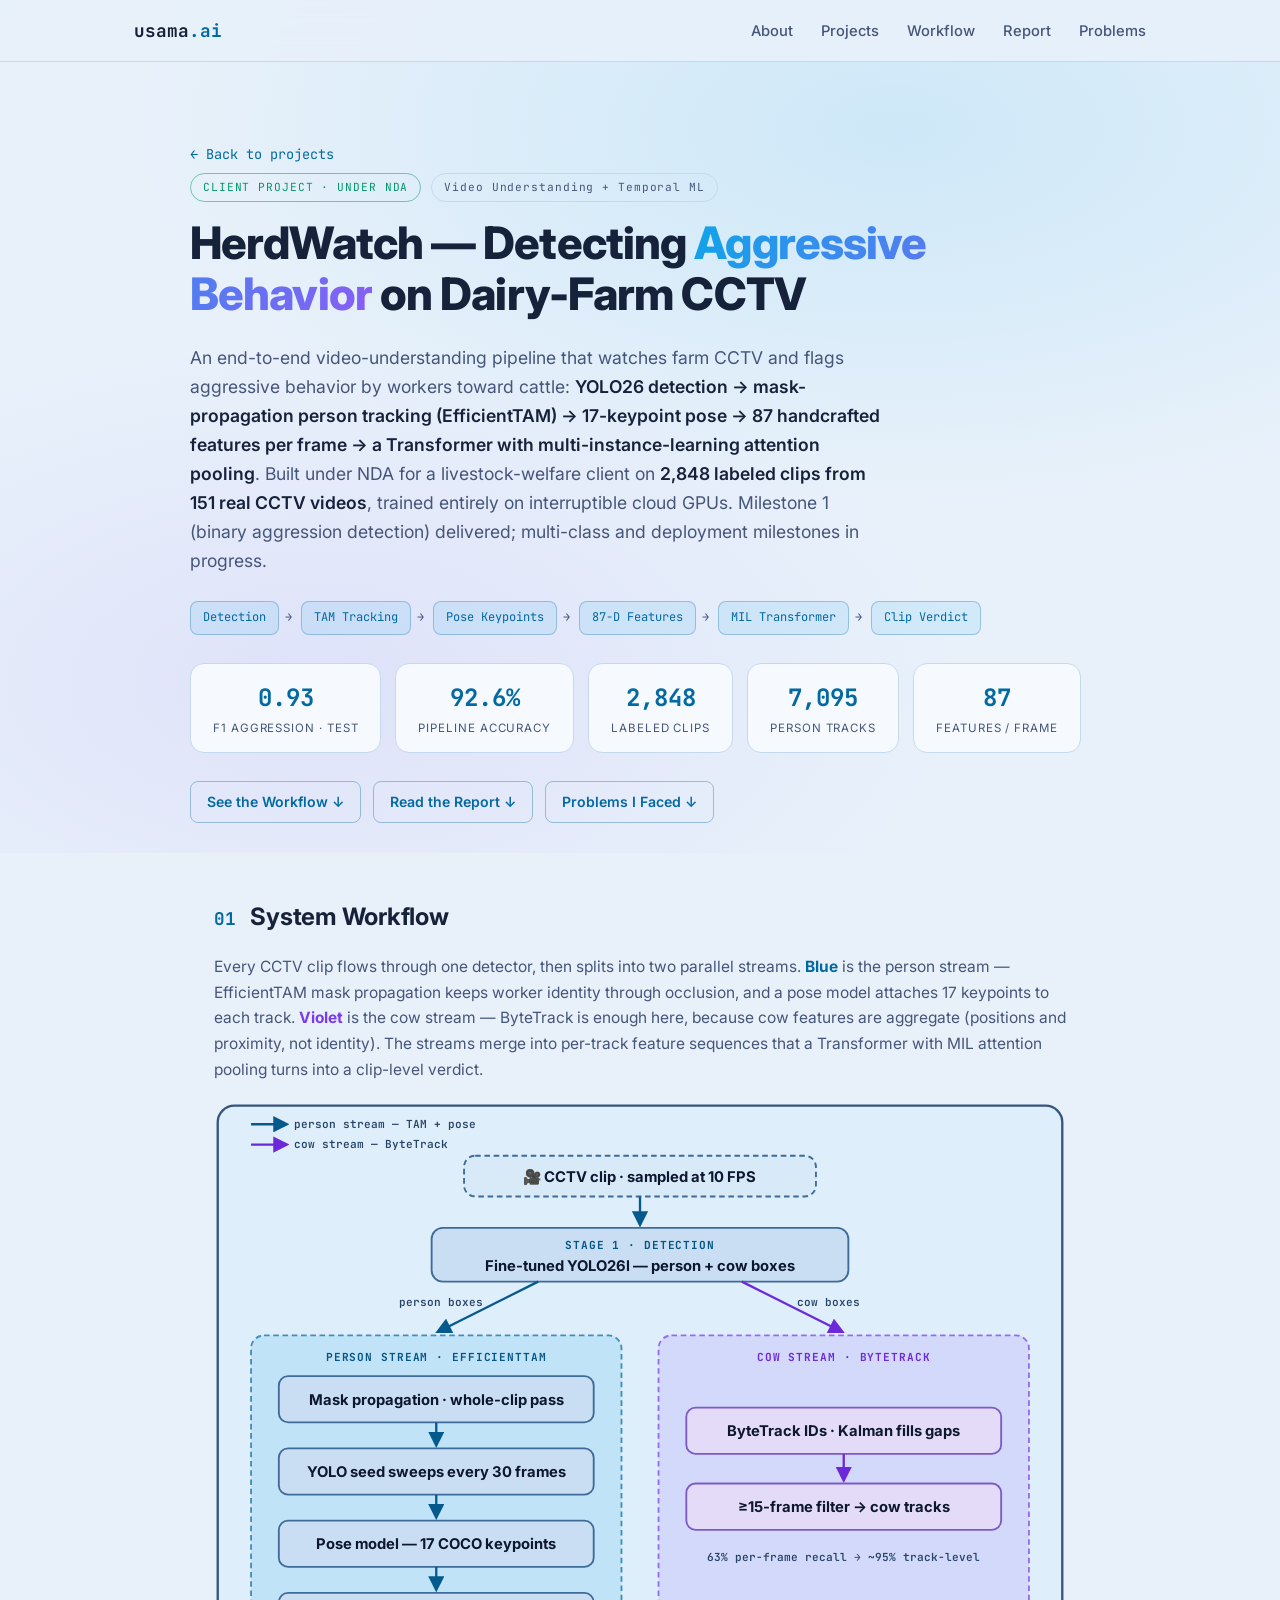
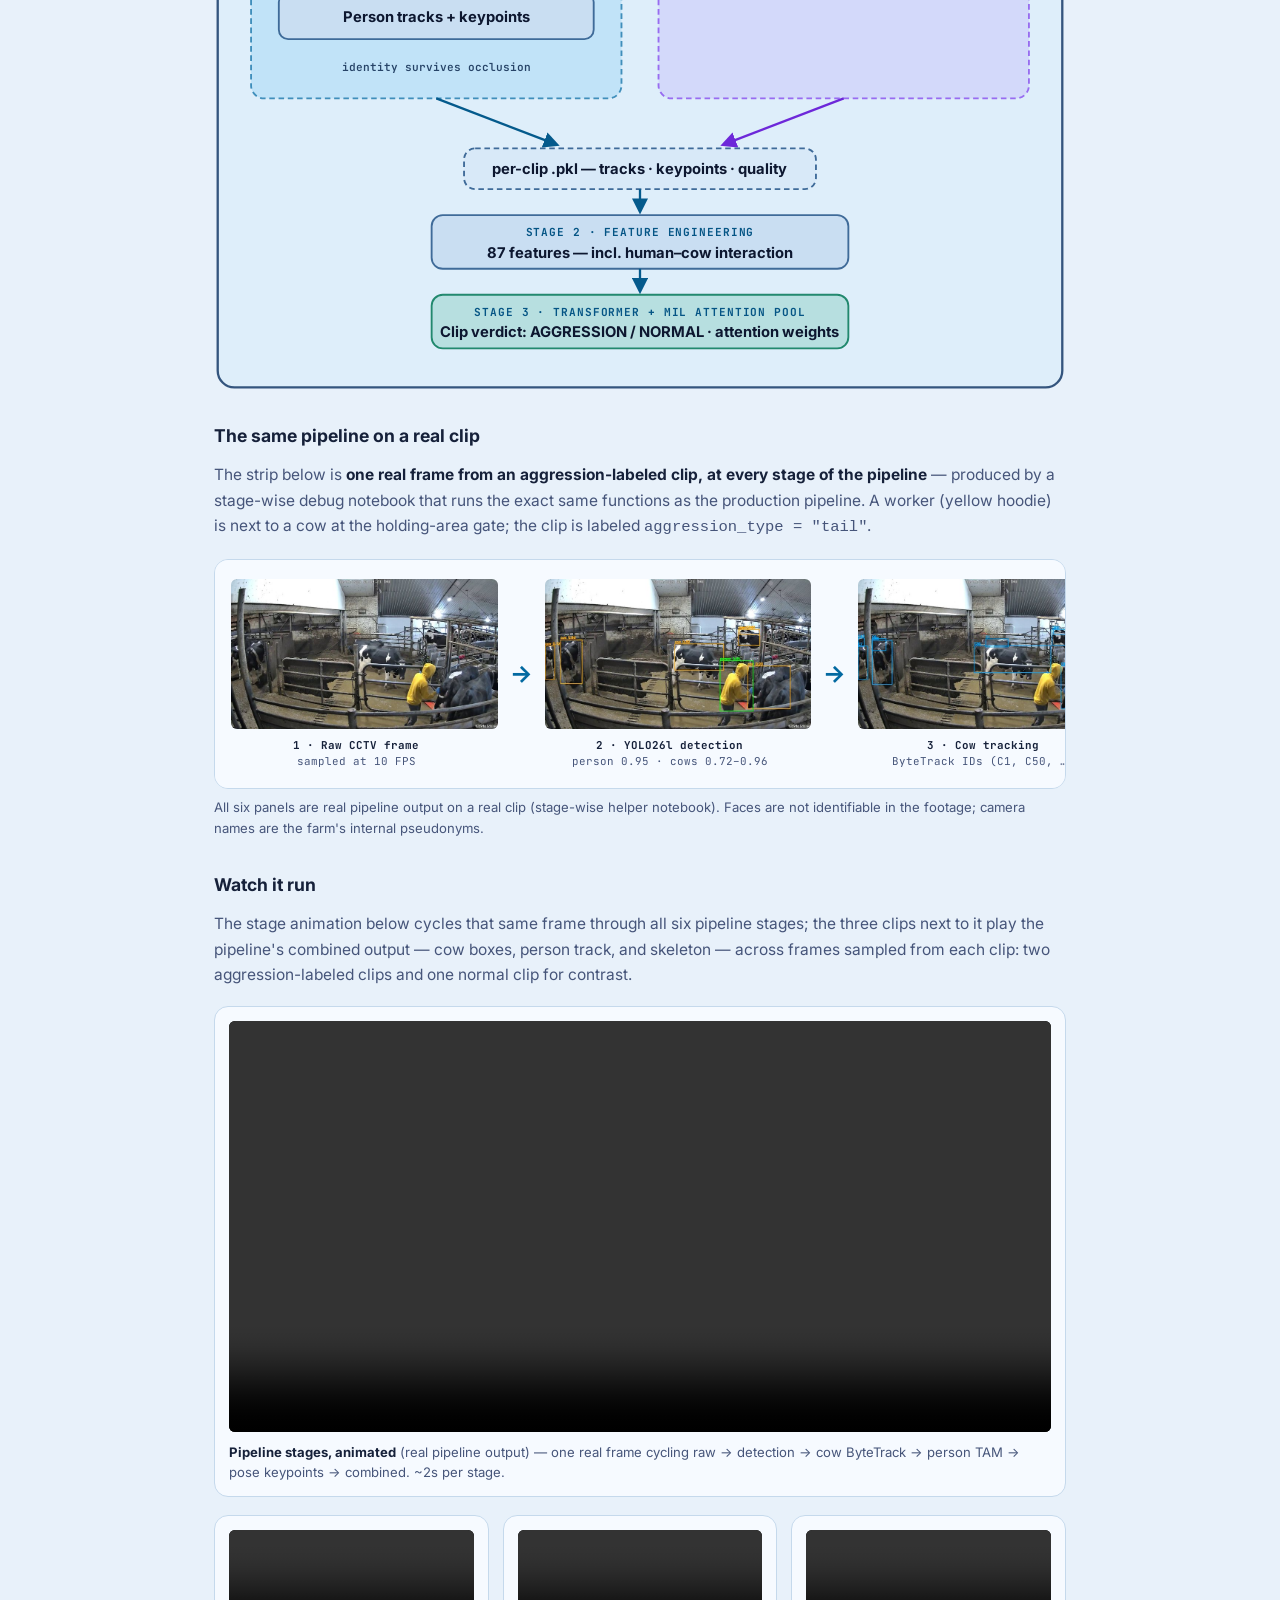
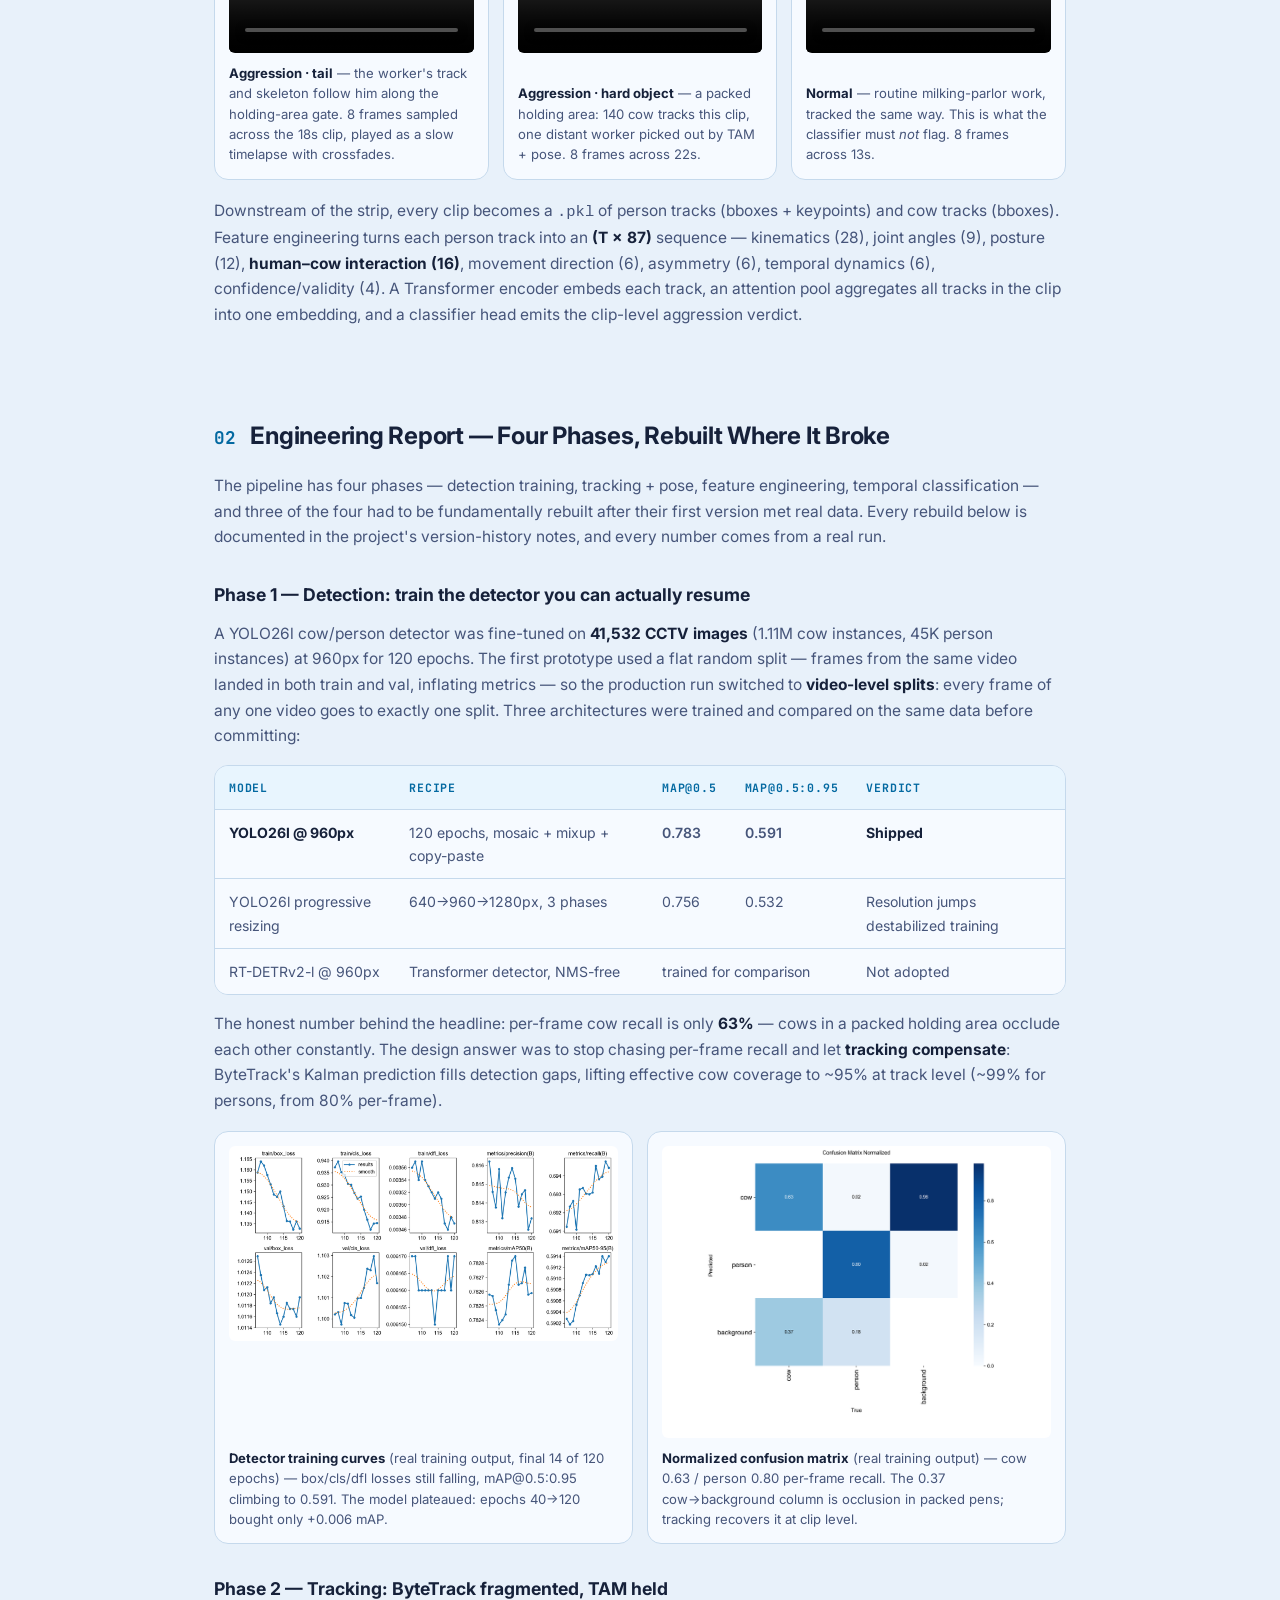
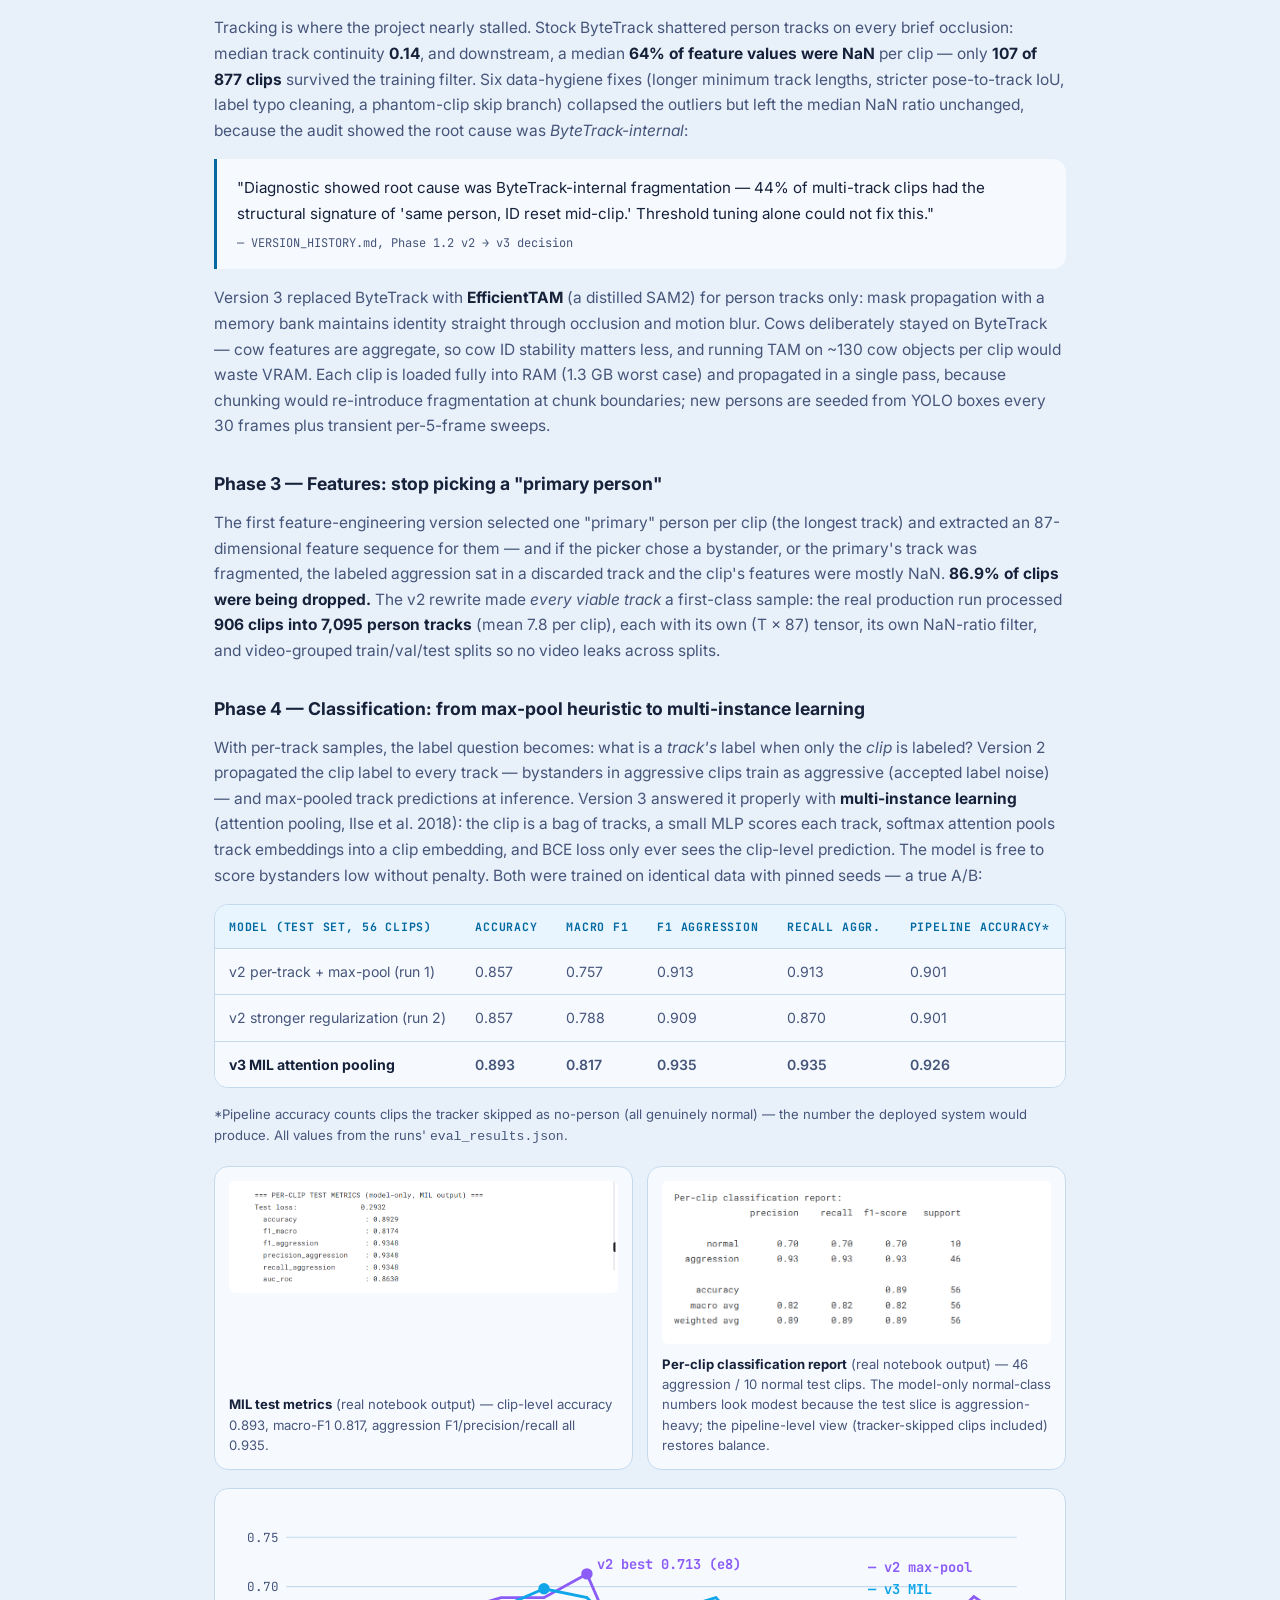
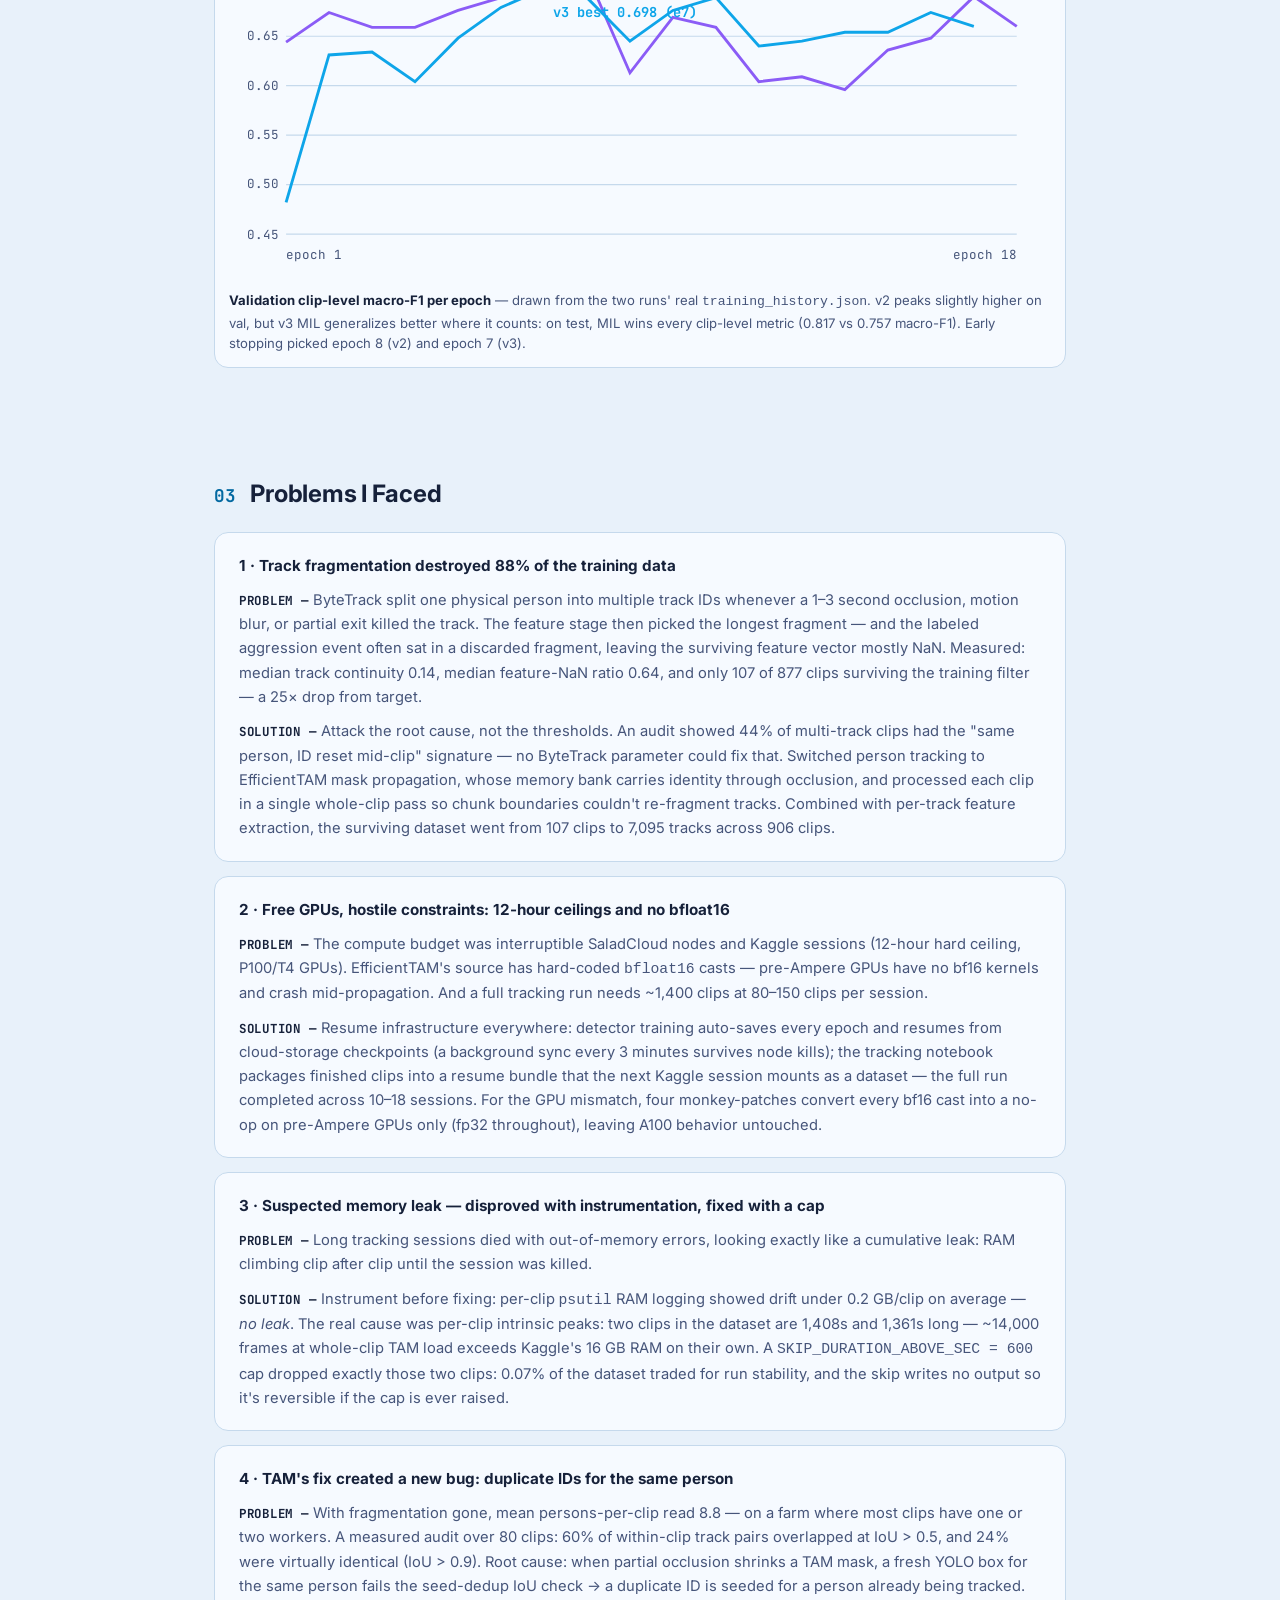
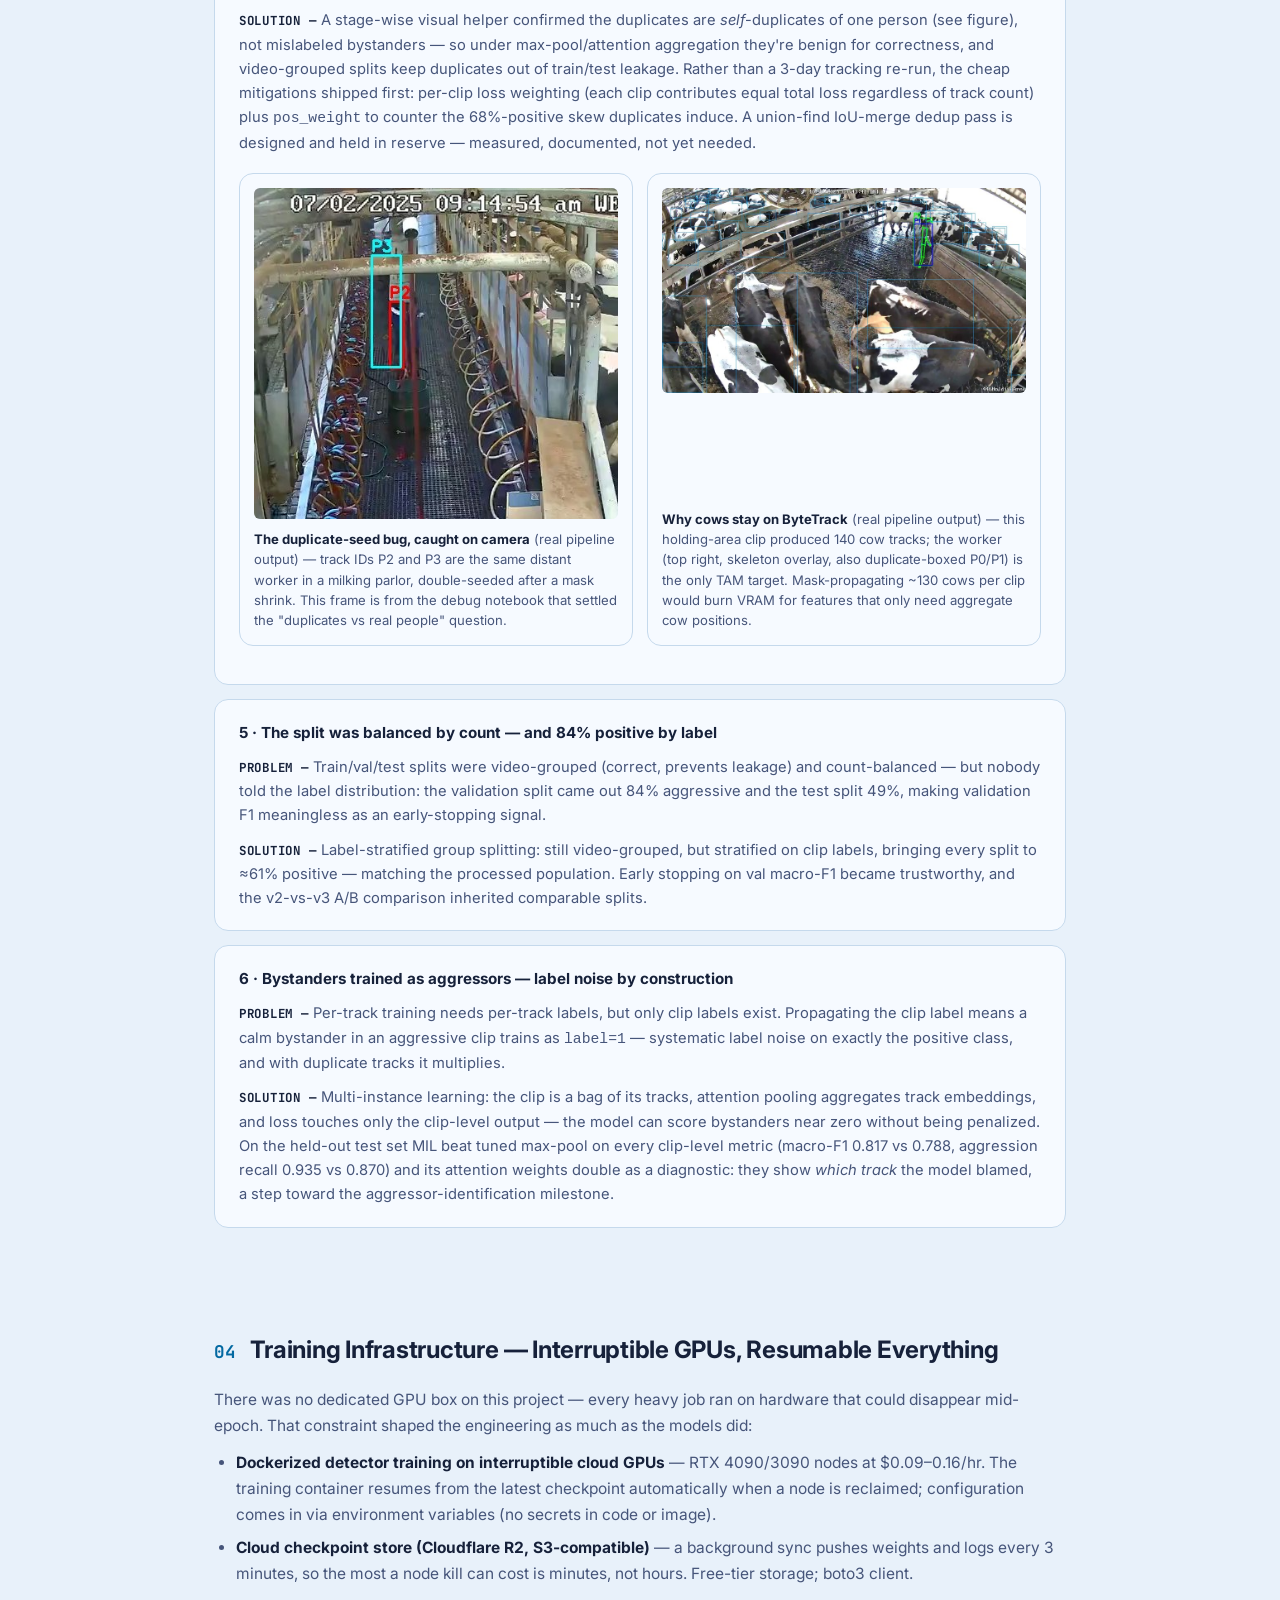
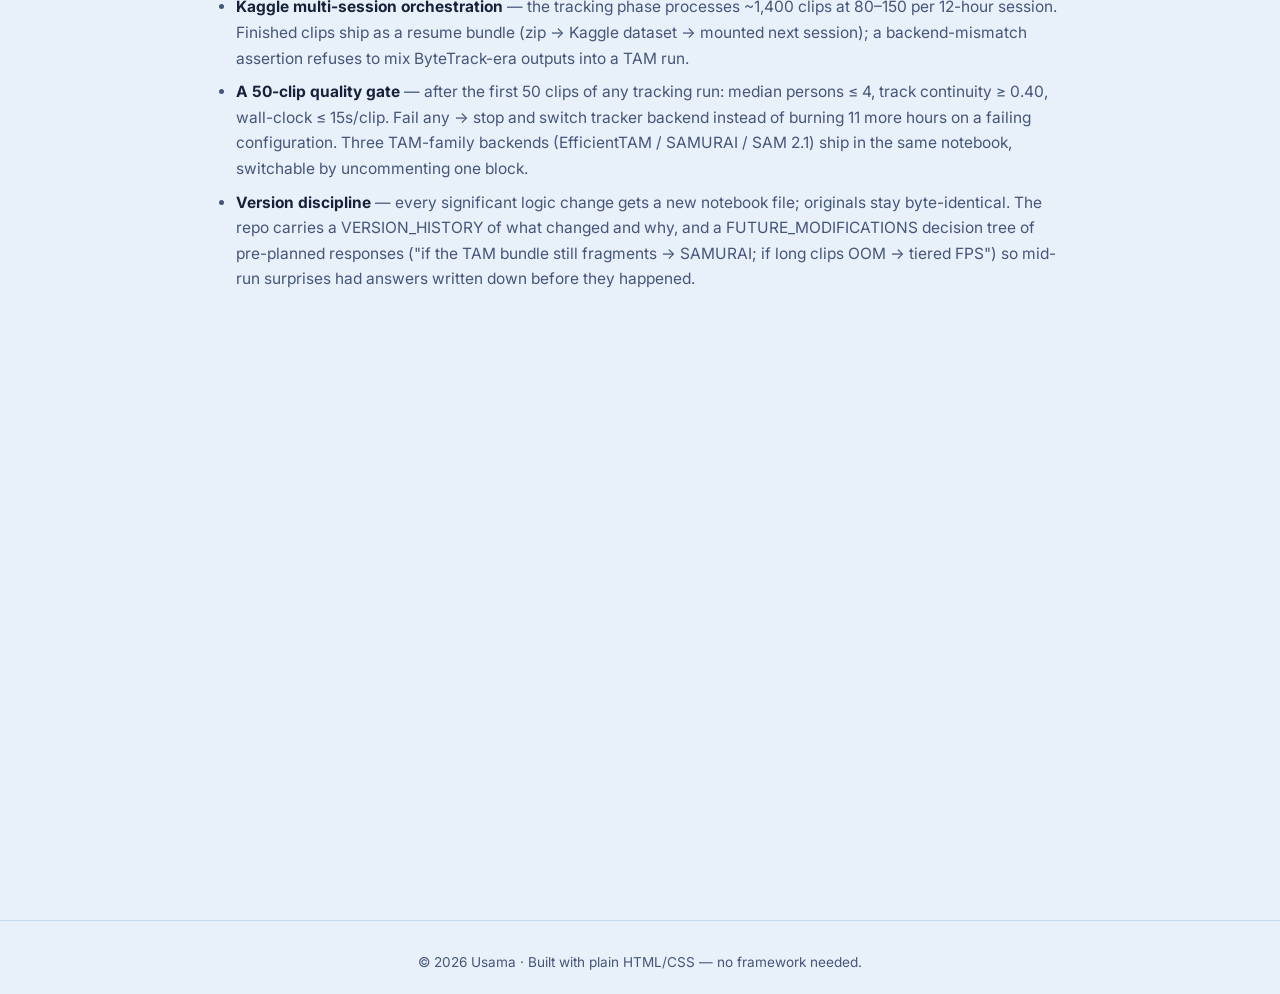
<file: herdwatch.html>
<!DOCTYPE html>
<html lang="en">
<head>
  <meta charset="UTF-8" />
  <meta name="viewport" content="width=device-width, initial-scale=1.0" />
  <title>HerdWatch — Aggression Detection on Dairy-Farm CCTV | Usama — AI Engineer</title>
  <meta name="description" content="HerdWatch engineering report: detecting aggressive worker behavior toward cattle from farm CCTV — YOLO26 detection, EfficientTAM person tracking, 17-keypoint pose, 87 handcrafted features per frame, and a Transformer with multi-instance-learning attention pooling. Built under NDA for a livestock-welfare client." />
  <link rel="preconnect" href="https://fonts.googleapis.com" />
  <link rel="preconnect" href="https://fonts.gstatic.com" crossorigin />
  <link href="https://fonts.googleapis.com/css2?family=Inter:wght@400;500;600;700;800&family=JetBrains+Mono:wght@400;500&display=swap" rel="stylesheet" />
  <link rel="stylesheet" href="styles.css" />
  <style>
    /* ---------- Project report page ---------- */
    .cs-hero {
      padding: 140px 24px 30px;
      background:
        radial-gradient(ellipse 60% 45% at 70% 15%, rgba(14, 165, 233, 0.12), transparent),
        radial-gradient(ellipse 50% 40% at 25% 80%, rgba(139, 92, 246, 0.10), transparent);
    }
    .cs-hero-inner { max-width: 900px; margin: 0 auto; }
    .cs-hero h1 { font-size: clamp(1.8rem, 4.5vw, 2.8rem); font-weight: 800; line-height: 1.15; letter-spacing: -0.02em; margin: 14px 0 16px; }
    .cs-hero .hero-sub { max-width: 700px; }
    .cs-section { max-width: 900px; margin: 0 auto; padding: 44px 24px; }
    .cs-section h2 { font-size: 1.5rem; font-weight: 700; margin-bottom: 18px; letter-spacing: -0.01em; }
    .cs-section h3 { font-size: 1.1rem; font-weight: 700; margin: 30px 0 12px; color: var(--text); }
    .cs-section p, .cs-section li { color: var(--text-dim); font-size: 0.97rem; }
    .cs-section ul, .cs-section ol { padding-left: 22px; display: grid; gap: 8px; margin: 12px 0; }
    .cs-section strong { color: var(--text); }
    .cs-section a { color: var(--accent); }

    .cs-metrics { display: flex; flex-wrap: wrap; gap: 14px; margin-top: 28px; }
    .cs-metric {
      background: var(--bg-card); border: 1px solid var(--border); border-radius: var(--radius);
      padding: 14px 22px; text-align: center; min-width: 110px;
    }
    .cs-metric .val { display: block; font-family: var(--mono); font-size: 1.5rem; font-weight: 700; color: var(--accent); }
    .cs-metric .lbl { display: block; font-size: 0.72rem; text-transform: uppercase; letter-spacing: 0.08em; color: var(--text-dim); margin-top: 2px; }

    .cs-table-wrap { overflow-x: auto; margin: 16px 0; border: 1px solid var(--border); border-radius: var(--radius); }
    table.cs-table { width: 100%; border-collapse: collapse; font-size: 0.88rem; background: var(--bg-card); }
    .cs-table th {
      font-family: var(--mono); font-size: 0.72rem; text-transform: uppercase; letter-spacing: 0.07em;
      color: var(--accent); text-align: left; padding: 12px 14px; border-bottom: 1px solid var(--border);
      background: rgba(14, 165, 233, 0.06); white-space: nowrap;
    }
    .cs-table td { padding: 11px 14px; border-bottom: 1px solid var(--border); color: var(--text-dim); vertical-align: top; }
    .cs-table tr:last-child td { border-bottom: none; }
    .cs-table td strong { color: var(--text); }
    .cs-hit { color: #059669; font-weight: 600; }
    .cs-miss { color: #dc2626; font-weight: 600; }

    .cs-quote {
      border-left: 3px solid var(--accent); background: var(--bg-card);
      border-radius: 0 var(--radius) var(--radius) 0; padding: 16px 20px; margin: 16px 0;
      color: var(--text); font-size: 0.95rem;
    }
    .cs-quote cite { display: block; margin-top: 8px; font-style: normal; font-family: var(--mono); font-size: 0.75rem; color: var(--text-dim); }

    .cs-fig { background: var(--bg-card); border: 1px solid var(--border); border-radius: var(--radius); padding: 14px; margin: 18px 0; }
    .cs-fig img { display: block; width: 100%; height: auto; border-radius: 6px; background: #fff; }
    .cs-fig figcaption { font-size: 0.82rem; color: var(--text-dim); margin-top: 10px; line-height: 1.55; }
    .cs-figrow { display: grid; grid-template-columns: 1fr 1fr; gap: 14px; align-items: stretch; margin: 18px 0; }
    .cs-figrow .cs-fig { margin: 0; display: flex; flex-direction: column; }
    .cs-figrow .cs-fig figcaption { margin-top: auto; padding-top: 10px; }
    .cs-fig .img-narrow { max-width: 440px; margin: 0 auto; }
    .v3-strip { display: flex; align-items: center; gap: 12px; overflow-x: auto; padding: 18px 16px; background: var(--bg-card); border: 1px solid var(--border); border-radius: var(--radius); margin: 18px 0 8px; }
    .v3-stage { flex: 0 0 auto; text-align: center; }
    .v3-stage img { display: block; border-radius: 6px; background: #fff; margin: 0 auto; }
    .v3-stage .lbl { font-family: 'JetBrains Mono', monospace; font-size: 0.68rem; color: var(--text-dim); margin-top: 8px; max-width: 250px; line-height: 1.5; }
    .v3-stage .lbl strong { color: var(--text); }
    .v3-arrow { flex: 0 0 auto; color: var(--accent); font-size: 1.5rem; font-weight: 700; }
    @media (max-width: 720px) { .cs-figrow { grid-template-columns: 1fr; } }
    .cs-story { background: var(--bg-card); border: 1px solid var(--border); border-radius: var(--radius); padding: 20px 24px; margin: 14px 0; }
    .cs-story h4 { font-size: 0.95rem; font-weight: 700; margin-bottom: 6px; color: var(--text); }
    .cs-story p { font-size: 0.92rem; margin-top: 10px; }
    .cs-prob { font-family: var(--mono); font-size: 0.78rem; letter-spacing: 0.06em; color: #b45309; }
    .cs-sol { font-family: var(--mono); font-size: 0.78rem; letter-spacing: 0.06em; color: #047857; }

    .cs-back { display: inline-block; margin-bottom: 8px; font-family: var(--mono); font-size: 0.85rem; color: var(--accent); text-decoration: none; }
    .cs-back:hover { text-decoration: underline; }

    pre.cs-code {
      background: var(--bg-card); border: 1px solid var(--border); border-radius: var(--radius);
      padding: 16px 20px; overflow-x: auto; font-family: var(--mono); font-size: 0.8rem;
      color: var(--text-dim); line-height: 1.6; margin: 14px 0;
    }
    pre.cs-code .k { color: var(--accent); }

    /* ---------- Workflow diagram (stacked, mobile) ---------- */
    .wf { margin: 22px 0; }
    .wf-node {
      background: var(--bg-card); border: 1px solid var(--border); border-radius: 12px;
      padding: 14px 18px; text-align: center;
    }
    .wf-node .wf-stage {
      display: block; font-family: var(--mono); font-size: 0.7rem; letter-spacing: 0.1em;
      text-transform: uppercase; color: var(--accent); margin-bottom: 4px;
    }
    .wf-node .wf-what { display: block; font-weight: 600; color: var(--text); font-size: 0.95rem; }
    .wf-node .wf-how { display: block; color: var(--text-dim); font-size: 0.85rem; margin-top: 3px; }
    .wf-io { border-style: dashed; background: transparent; }
    .wf-io .wf-what { font-family: var(--mono); font-size: 0.88rem; }
    .wf-arrow {
      text-align: center; padding: 6px 0; color: var(--accent);
      font-family: var(--mono); font-size: 0.78rem;
    }
    .wf-arrow::before { content: "▼"; display: block; font-size: 0.7rem; margin-bottom: 2px; }
    .wf-lanes { display: grid; grid-template-columns: 1fr 1fr; gap: 16px; }
    .wf-lane { border: 1px dashed var(--border); border-radius: 12px; padding: 14px; display: grid; gap: 0; align-content: start; }
    .wf-lane-title {
      font-family: var(--mono); font-size: 0.72rem; letter-spacing: 0.1em; text-transform: uppercase;
      text-align: center; margin-bottom: 10px; font-weight: 700;
    }
    .wf-lane-visual .wf-lane-title { color: var(--accent); }
    .wf-lane-text .wf-lane-title { color: var(--accent-2); }
    .wf-lane-text .wf-node .wf-stage { color: var(--accent-2); }
    .wf-lane-text .wf-arrow { color: var(--accent-2); }
    @media (max-width: 720px) { .wf-lanes { grid-template-columns: 1fr; } }

    /* SVG workflow diagram (desktop); stacked .wf version shows on mobile */
    .wf-svg { width: 100%; height: auto; display: block; margin: 20px 0; }
    .wfd-frame { fill: rgba(14, 165, 233, 0.04); stroke: #34557e; stroke-width: 2.5; }
    .wfd-box { fill: #c9def2; stroke: #3f6b99; stroke-width: 2; }
    .wfd-io { fill: #d8e9f8; stroke-dasharray: 6 4; }
    .wfd-lane-v { fill: rgba(14, 165, 233, 0.14); stroke: rgba(3, 105, 161, 0.7); stroke-dasharray: 6 4; stroke-width: 2; }
    .wfd-lane-t { fill: rgba(139, 92, 246, 0.14); stroke: rgba(124, 58, 237, 0.7); stroke-dasharray: 6 4; stroke-width: 2; }
    .wfd-box-t { fill: #e4dbf8; stroke: #7c5bc7; }
    .wfd-answer { fill: rgba(5, 150, 105, 0.18); stroke: rgba(4, 120, 87, 0.85); stroke-width: 2; }
    .wfd-stage { font-family: var(--mono); font-size: 12px; font-weight: 700; letter-spacing: 0.08em; fill: #055585; }
    .wfd-stage-t { fill: #6d28d9; }
    .wfd-main { font-family: "Inter", sans-serif; font-size: 16px; font-weight: 700; fill: #0d1730; }
    .wfd-label { font-family: var(--mono); font-size: 12px; font-weight: 600; fill: #274468; }
    .wfd-flow { stroke: #045a8c; stroke-width: 2.5; fill: none; marker-end: url(#hwArr); }
    .wfd-flow-t { stroke: #6d28d9; stroke-width: 2.5; fill: none; marker-end: url(#hwArrT); }
    @media (min-width: 721px) { .wf { display: none; } }
    @media (max-width: 720px) { .wf-svg { display: none; } }

    /* embedded videos */
    .video-grid { display: grid; grid-template-columns: 1fr 1fr 1fr; gap: 14px; margin: 18px 0; }
    .video-grid .cs-fig { margin: 0; display: flex; flex-direction: column; }
    .video-grid .cs-fig figcaption { margin-top: auto; padding-top: 10px; }
    .cs-fig video { display: block; width: 100%; height: auto; border-radius: 6px; background: #000; }
    @media (max-width: 720px) { .video-grid { grid-template-columns: 1fr; } }

    /* training-curve SVG chart */
    .curve-chart { width: 100%; height: auto; display: block; }
    .cc-grid { stroke: var(--border); stroke-width: 1; }
    .cc-axis { font-family: var(--mono); font-size: 11px; fill: var(--text-dim); }
    .cc-v2 { stroke: #8b5cf6; stroke-width: 2.5; fill: none; }
    .cc-v3 { stroke: #0ea5e9; stroke-width: 2.5; fill: none; }
    .cc-label { font-family: var(--mono); font-size: 12px; font-weight: 700; }
  </style>
</head>
<body>
  <nav class="nav">
    <div class="nav-inner">
      <a href="index.html" class="logo">usama<span class="accent">.ai</span></a>
      <button class="nav-toggle" aria-label="Toggle menu">☰</button>
      <ul class="nav-links">
        <li><a href="index.html#about">About</a></li>
        <li><a href="index.html#projects">Projects</a></li>
        <li><a href="#workflow">Workflow</a></li>
        <li><a href="#report">Report</a></li>
        <li><a href="#problems">Problems</a></li>
      </ul>
    </div>
  </nav>

  <header class="cs-hero">
    <div class="cs-hero-inner">
      <a href="index.html#projects" class="cs-back">← Back to projects</a>
      <div class="project-header">
        <span class="project-tag tag-live">CLIENT PROJECT · UNDER NDA</span>
        <span class="project-tag">Video Understanding + Temporal ML</span>
      </div>
      <h1>HerdWatch — Detecting <span class="gradient-text">Aggressive Behavior</span> on Dairy-Farm CCTV</h1>
      <p class="hero-sub">
        An end-to-end video-understanding pipeline that watches farm CCTV and flags aggressive
        behavior by workers toward cattle: <strong>YOLO26 detection → mask-propagation person
        tracking (EfficientTAM) → 17-keypoint pose → 87 handcrafted features per frame → a
        Transformer with multi-instance-learning attention pooling</strong>. Built under NDA for a
        livestock-welfare client on <strong>2,848 labeled clips from 151 real CCTV videos</strong>,
        trained entirely on interruptible cloud GPUs. Milestone 1 (binary aggression detection)
        delivered; multi-class and deployment milestones in progress.
      </p>
      <div class="pipeline" style="margin-top:26px">
        <span class="stage">Detection</span>
        <span class="stage">TAM Tracking</span>
        <span class="stage">Pose Keypoints</span>
        <span class="stage">87-D Features</span>
        <span class="stage">MIL Transformer</span>
        <span class="stage">Clip Verdict</span>
      </div>
      <div class="cs-metrics">
        <div class="cs-metric"><span class="val">0.93</span><span class="lbl">F1 aggression · test</span></div>
        <div class="cs-metric"><span class="val">92.6%</span><span class="lbl">pipeline accuracy</span></div>
        <div class="cs-metric"><span class="val">2,848</span><span class="lbl">labeled clips</span></div>
        <div class="cs-metric"><span class="val">7,095</span><span class="lbl">person tracks</span></div>
        <div class="cs-metric"><span class="val">87</span><span class="lbl">features / frame</span></div>
      </div>
      <div class="project-links" style="margin-top:28px">
        <a href="#workflow" class="link-btn">See the Workflow ↓</a>
        <a href="#report" class="link-btn">Read the Report ↓</a>
        <a href="#problems" class="link-btn">Problems I Faced ↓</a>
      </div>
    </div>
  </header>

  <main>
    <section id="workflow" class="cs-section reveal">
      <h2><span class="section-num">01</span> System Workflow</h2>
      <p>
        Every CCTV clip flows through one detector, then splits into two parallel streams.
        <strong style="color:var(--accent)">Blue</strong> is the person stream — EfficientTAM mask
        propagation keeps worker identity through occlusion, and a pose model attaches 17 keypoints
        to each track. <strong style="color:var(--accent-2)">Violet</strong> is the cow stream —
        ByteTrack is enough here, because cow features are aggregate (positions and proximity, not
        identity). The streams merge into per-track feature sequences that a Transformer with MIL
        attention pooling turns into a clip-level verdict.
      </p>

      <svg class="wf-svg" viewBox="0 0 920 960" xmlns="http://www.w3.org/2000/svg" role="img" aria-label="HerdWatch pipeline workflow diagram">
        <defs>
          <marker id="hwArr" viewBox="0 0 10 10" refX="8" refY="5" markerWidth="7" markerHeight="7" orient="auto-start-reverse">
            <path d="M0,0 L10,5 L0,10 z" fill="#045a8c"/>
          </marker>
          <marker id="hwArrT" viewBox="0 0 10 10" refX="8" refY="5" markerWidth="7" markerHeight="7" orient="auto-start-reverse">
            <path d="M0,0 L10,5 L0,10 z" fill="#6d28d9"/>
          </marker>
        </defs>

        <!-- outer boundary -->
        <rect x="4" y="4" width="912" height="952" rx="18" class="wfd-frame"/>

        <!-- legend -->
        <line x1="40" y1="24" x2="78" y2="24" class="wfd-flow"/>
        <text x="86" y="28" class="wfd-label">person stream — TAM + pose</text>
        <line x1="40" y1="46" x2="78" y2="46" class="wfd-flow-t"/>
        <text x="86" y="50" class="wfd-label">cow stream — ByteTrack</text>

        <!-- input -->
        <rect x="270" y="58" width="380" height="44" rx="12" class="wfd-box wfd-io"/>
        <text x="460" y="86" text-anchor="middle" class="wfd-main" font-size="15">🎥 CCTV clip · sampled at 10 FPS</text>

        <line x1="460" y1="102" x2="460" y2="132" class="wfd-flow"/>

        <!-- stage 1 -->
        <rect x="235" y="136" width="450" height="58" rx="12" class="wfd-box"/>
        <text x="460" y="159" text-anchor="middle" class="wfd-stage">STAGE 1 · DETECTION</text>
        <text x="460" y="182" text-anchor="middle" class="wfd-main">Fine-tuned YOLO26l — person + cow boxes</text>

        <path d="M350,194 L242,248" class="wfd-flow"/>
        <path d="M570,194 L678,248" class="wfd-flow-t"/>
        <text x="290" y="220" text-anchor="end" class="wfd-label">person boxes</text>
        <text x="630" y="220" text-anchor="start" class="wfd-label">cow boxes</text>

        <!-- lanes -->
        <rect x="40" y="252" width="400" height="392" rx="14" class="wfd-lane-v"/>
        <rect x="480" y="252" width="400" height="392" rx="14" class="wfd-lane-t"/>
        <text x="240" y="280" text-anchor="middle" class="wfd-stage">PERSON STREAM · EFFICIENTTAM</text>
        <text x="680" y="280" text-anchor="middle" class="wfd-stage wfd-stage-t">COW STREAM · BYTETRACK</text>

        <!-- left lane boxes -->
        <rect x="70" y="296" width="340" height="50" rx="10" class="wfd-box"/>
        <text x="240" y="327" text-anchor="middle" class="wfd-main" font-size="15">Mask propagation · whole-clip pass</text>
        <line x1="240" y1="346" x2="240" y2="370" class="wfd-flow"/>

        <rect x="70" y="374" width="340" height="50" rx="10" class="wfd-box"/>
        <text x="240" y="405" text-anchor="middle" class="wfd-main" font-size="15">YOLO seed sweeps every 30 frames</text>
        <line x1="240" y1="424" x2="240" y2="448" class="wfd-flow"/>

        <rect x="70" y="452" width="340" height="50" rx="10" class="wfd-box"/>
        <text x="240" y="483" text-anchor="middle" class="wfd-main" font-size="15">Pose model — 17 COCO keypoints</text>
        <line x1="240" y1="502" x2="240" y2="526" class="wfd-flow"/>

        <rect x="70" y="530" width="340" height="50" rx="10" class="wfd-box"/>
        <text x="240" y="561" text-anchor="middle" class="wfd-main" font-size="15">Person tracks + keypoints</text>
        <text x="240" y="614" text-anchor="middle" class="wfd-label">identity survives occlusion</text>

        <!-- right lane boxes -->
        <rect x="510" y="330" width="340" height="50" rx="10" class="wfd-box wfd-box-t"/>
        <text x="680" y="361" text-anchor="middle" class="wfd-main" font-size="15">ByteTrack IDs · Kalman fills gaps</text>
        <line x1="680" y1="380" x2="680" y2="408" class="wfd-flow-t"/>

        <rect x="510" y="412" width="340" height="50" rx="10" class="wfd-box wfd-box-t"/>
        <text x="680" y="443" text-anchor="middle" class="wfd-main" font-size="15">≥15-frame filter → cow tracks</text>
        <text x="680" y="496" text-anchor="middle" class="wfd-label">63% per-frame recall → ~95% track-level</text>

        <!-- merge -->
        <path d="M240,644 L370,694" class="wfd-flow"/>
        <path d="M680,644 L550,694" class="wfd-flow-t"/>

        <!-- pkl -->
        <rect x="270" y="698" width="380" height="44" rx="12" class="wfd-box wfd-io"/>
        <text x="460" y="726" text-anchor="middle" class="wfd-main" font-size="15">per-clip .pkl — tracks · keypoints · quality</text>

        <line x1="460" y1="742" x2="460" y2="766" class="wfd-flow"/>

        <!-- features -->
        <rect x="235" y="770" width="450" height="58" rx="12" class="wfd-box"/>
        <text x="460" y="793" text-anchor="middle" class="wfd-stage">STAGE 2 · FEATURE ENGINEERING</text>
        <text x="460" y="816" text-anchor="middle" class="wfd-main" font-size="15">87 features — incl. human–cow interaction</text>

        <line x1="460" y1="828" x2="460" y2="852" class="wfd-flow"/>

        <!-- output -->
        <rect x="235" y="856" width="450" height="58" rx="12" class="wfd-box wfd-answer"/>
        <text x="460" y="879" text-anchor="middle" class="wfd-stage" fill="#046148">STAGE 3 · TRANSFORMER + MIL ATTENTION POOL</text>
        <text x="460" y="902" text-anchor="middle" class="wfd-main" font-size="15">Clip verdict: AGGRESSION / NORMAL · attention weights</text>
      </svg>

      <!-- stacked mobile version -->
      <div class="wf">
        <div class="wf-node wf-io"><span class="wf-what">🎥 CCTV clip · sampled at 10 FPS</span></div>
        <div class="wf-arrow"></div>
        <div class="wf-node">
          <span class="wf-stage">Stage 1 · Detection</span>
          <span class="wf-what">Fine-tuned YOLO26l</span>
          <span class="wf-how">person + cow boxes · conf 0.15</span>
        </div>
        <div class="wf-arrow"></div>
        <div class="wf-lanes">
          <div class="wf-lane wf-lane-visual">
            <div class="wf-lane-title">Person stream · EfficientTAM</div>
            <div class="wf-node"><span class="wf-what">Mask propagation</span><span class="wf-how">whole-clip single pass · memory bank</span></div>
            <div class="wf-arrow"></div>
            <div class="wf-node"><span class="wf-what">YOLO seed sweeps</span><span class="wf-how">every 30 frames + transient seeding</span></div>
            <div class="wf-arrow"></div>
            <div class="wf-node"><span class="wf-what">Pose — 17 COCO keypoints</span><span class="wf-how">attached to tracks by IoU &gt; 0.4</span></div>
          </div>
          <div class="wf-lane wf-lane-text">
            <div class="wf-lane-title">Cow stream · ByteTrack</div>
            <div class="wf-node"><span class="wf-what">ByteTrack IDs</span><span class="wf-how">Kalman prediction fills detection gaps</span></div>
            <div class="wf-arrow"></div>
            <div class="wf-node"><span class="wf-what">≥15-frame filter → cow tracks</span><span class="wf-how">63% per-frame recall → ~95% track-level</span></div>
          </div>
        </div>
        <div class="wf-arrow"></div>
        <div class="wf-node wf-io"><span class="wf-what">per-clip .pkl — tracks · keypoints · quality</span></div>
        <div class="wf-arrow"></div>
        <div class="wf-node">
          <span class="wf-stage">Stage 2 · Feature Engineering</span>
          <span class="wf-what">87 features / frame / track</span>
          <span class="wf-how">kinematics · angles · posture · human–cow interaction</span>
        </div>
        <div class="wf-arrow"></div>
        <div class="wf-node" style="border-color: rgba(4,120,87,0.6); background: rgba(5,150,105,0.08)">
          <span class="wf-stage" style="color:#047857">Stage 3 · Transformer + MIL attention pool</span>
          <span class="wf-what">Clip verdict: AGGRESSION / NORMAL + per-track attention</span>
        </div>
      </div>

      <h3>The same pipeline on a real clip</h3>
      <p>
        The strip below is <strong>one real frame from an aggression-labeled clip, at every stage of
        the pipeline</strong> — produced by a stage-wise debug notebook that runs the exact same
        functions as the production pipeline. A worker (yellow hoodie) is next to a cow at the
        holding-area gate; the clip is labeled <code>aggression_type = "tail"</code>.
      </p>

      <div class="v3-strip">
        <div class="v3-stage">
          <img src="assets/herdwatch/stage-1-raw.jpg" alt="Raw CCTV frame: a dairy-farm holding area with cows and a worker in a yellow hoodie" style="height:150px" loading="eager" />
          <div class="lbl"><strong>1 · Raw CCTV frame</strong><br/>sampled at 10 FPS</div>
        </div>
        <div class="v3-arrow">→</div>
        <div class="v3-stage">
          <img src="assets/herdwatch/stage-2-detect.jpg" alt="Same frame with YOLO26 detections: person 0.95 in green, cows 0.72 to 0.96 in orange" style="height:150px" loading="eager" />
          <div class="lbl"><strong>2 · YOLO26l detection</strong><br/>person 0.95 · cows 0.72–0.96</div>
        </div>
        <div class="v3-arrow">→</div>
        <div class="v3-stage">
          <img src="assets/herdwatch/stage-3-cow-bytetrack.jpg" alt="Same frame with ByteTrack cow IDs C1, C50, C3 drawn on cow boxes" style="height:150px" loading="eager" />
          <div class="lbl"><strong>3 · Cow tracking</strong><br/>ByteTrack IDs (C1, C50, …)</div>
        </div>
        <div class="v3-arrow">→</div>
        <div class="v3-stage">
          <img src="assets/herdwatch/stage-4-person-tam.jpg" alt="Same frame with the EfficientTAM person track box on the worker" style="height:150px" loading="eager" />
          <div class="lbl"><strong>4 · Person tracking</strong><br/>EfficientTAM mask propagation</div>
        </div>
        <div class="v3-arrow">→</div>
        <div class="v3-stage">
          <img src="assets/herdwatch/stage-5-pose.jpg" alt="Same frame with a 17-keypoint yellow skeleton drawn on the worker" style="height:150px" loading="eager" />
          <div class="lbl"><strong>5 · Pose estimation</strong><br/>17 COCO keypoints</div>
        </div>
        <div class="v3-arrow">→</div>
        <div class="v3-stage">
          <img src="assets/herdwatch/stage-6-combined.jpg" alt="Same frame with cow boxes, person track and skeleton combined" style="height:150px" loading="eager" />
          <div class="lbl"><strong>6 · Combined output</strong><br/>→ per-clip <code>.pkl</code> → features → MIL</div>
        </div>
      </div>
      <p style="font-size:0.82rem; margin-top:6px;">
        All six panels are real pipeline output on a real clip (stage-wise helper notebook). Faces are
        not identifiable in the footage; camera names are the farm's internal pseudonyms.
      </p>

      <h3>Watch it run</h3>
      <p>
        The stage animation below cycles that same frame through all six pipeline stages; the three
        clips next to it play the pipeline's combined output — cow boxes, person track, and skeleton —
        across frames sampled from each clip: two aggression-labeled clips and one normal clip for
        contrast.
      </p>
      <figure class="cs-fig">
        <video src="assets/herdwatch/video-pipeline-stages.mp4" autoplay muted loop playsinline controls preload="metadata" aria-label="Animation cycling one CCTV frame through the six pipeline stages"></video>
        <figcaption><strong>Pipeline stages, animated</strong> (real pipeline output) — one real frame cycling raw → detection → cow ByteTrack → person TAM → pose keypoints → combined. ~2s per stage.</figcaption>
      </figure>
      <div class="video-grid">
        <figure class="cs-fig">
          <video src="assets/herdwatch/video-clip-tail-aggression.mp4" autoplay muted loop playsinline controls preload="metadata" aria-label="Combined pipeline output on a tail-aggression clip"></video>
          <figcaption><strong>Aggression · tail</strong> — the worker's track and skeleton follow him along the holding-area gate. 8 frames sampled across the 18s clip, played as a slow timelapse with crossfades.</figcaption>
        </figure>
        <figure class="cs-fig">
          <video src="assets/herdwatch/video-clip-hardobject-aggression.mp4" autoplay muted loop playsinline controls preload="metadata" aria-label="Combined pipeline output on a hard-object aggression clip in a crowded holding area"></video>
          <figcaption><strong>Aggression · hard object</strong> — a packed holding area: 140 cow tracks this clip, one distant worker picked out by TAM + pose. 8 frames across 22s.</figcaption>
        </figure>
        <figure class="cs-fig">
          <video src="assets/herdwatch/video-clip-normal.mp4" autoplay muted loop playsinline controls preload="metadata" aria-label="Combined pipeline output on a normal milking-parlor clip"></video>
          <figcaption><strong>Normal</strong> — routine milking-parlor work, tracked the same way. This is what the classifier must <em>not</em> flag. 8 frames across 13s.</figcaption>
        </figure>
      </div>

      <p style="margin-top:18px">
        Downstream of the strip, every clip becomes a <code>.pkl</code> of person tracks (bboxes +
        keypoints) and cow tracks (bboxes). Feature engineering turns each person track into an
        <strong>(T × 87)</strong> sequence — kinematics (28), joint angles (9), posture (12),
        <strong>human–cow interaction (16)</strong>, movement direction (6), asymmetry (6), temporal
        dynamics (6), confidence/validity (4). A Transformer encoder embeds each track, an attention
        pool aggregates all tracks in the clip into one embedding, and a classifier head emits the
        clip-level aggression verdict.
      </p>
    </section>

    <section id="report" class="cs-section reveal">
      <h2><span class="section-num">02</span> Engineering Report — Four Phases, Rebuilt Where It Broke</h2>
      <p>
        The pipeline has four phases — detection training, tracking + pose, feature engineering,
        temporal classification — and three of the four had to be fundamentally rebuilt after their
        first version met real data. Every rebuild below is documented in the project's version-history
        notes, and every number comes from a real run.
      </p>

      <h3>Phase 1 — Detection: train the detector you can actually resume</h3>
      <p>
        A YOLO26l cow/person detector was fine-tuned on <strong>41,532 CCTV images</strong>
        (1.11M cow instances, 45K person instances) at 960px for 120 epochs. The first prototype used
        a flat random split — frames from the same video landed in both train and val, inflating
        metrics — so the production run switched to <strong>video-level splits</strong>: every frame
        of any one video goes to exactly one split. Three architectures were trained and compared on
        the same data before committing:
      </p>
      <div class="cs-table-wrap">
        <table class="cs-table">
          <thead><tr><th>Model</th><th>Recipe</th><th>mAP@0.5</th><th>mAP@0.5:0.95</th><th>Verdict</th></tr></thead>
          <tbody>
            <tr><td><strong>YOLO26l @ 960px</strong></td><td>120 epochs, mosaic + mixup + copy-paste</td><td class="cs-hit">0.783</td><td class="cs-hit">0.591</td><td><strong>Shipped</strong></td></tr>
            <tr><td>YOLO26l progressive resizing</td><td>640→960→1280px, 3 phases</td><td>0.756</td><td>0.532</td><td>Resolution jumps destabilized training</td></tr>
            <tr><td>RT-DETRv2-l @ 960px</td><td>Transformer detector, NMS-free</td><td colspan="2">trained for comparison</td><td>Not adopted</td></tr>
          </tbody>
        </table>
      </div>
      <p>
        The honest number behind the headline: per-frame cow recall is only <strong>63%</strong> —
        cows in a packed holding area occlude each other constantly. The design answer was to stop
        chasing per-frame recall and let <strong>tracking compensate</strong>: ByteTrack's Kalman
        prediction fills detection gaps, lifting effective cow coverage to ~95% at track level
        (~99% for persons, from 80% per-frame).
      </p>
      <div class="cs-figrow">
        <figure class="cs-fig">
          <img src="assets/herdwatch/yolo-training-curves.png" alt="YOLO26l training curves for the final epochs: losses decreasing, mAP50-95 rising to 0.591" loading="lazy" />
          <figcaption><strong>Detector training curves</strong> (real training output, final 14 of 120 epochs) — box/cls/dfl losses still falling, mAP@0.5:0.95 climbing to 0.591. The model plateaued: epochs 40→120 bought only +0.006 mAP.</figcaption>
        </figure>
        <figure class="cs-fig">
          <img src="assets/herdwatch/yolo-confusion-matrix.png" alt="Normalized confusion matrix: cow 0.63, person 0.80, with background confusion" loading="lazy" />
          <figcaption><strong>Normalized confusion matrix</strong> (real training output) — cow 0.63 / person 0.80 per-frame recall. The 0.37 cow→background column is occlusion in packed pens; tracking recovers it at clip level.</figcaption>
        </figure>
      </div>

      <h3>Phase 2 — Tracking: ByteTrack fragmented, TAM held</h3>
      <p>
        Tracking is where the project nearly stalled. Stock ByteTrack shattered person tracks on
        every brief occlusion: median track continuity <strong>0.14</strong>, and downstream, a median
        <strong>64% of feature values were NaN</strong> per clip — only <strong>107 of 877 clips</strong>
        survived the training filter. Six data-hygiene fixes (longer minimum track lengths, stricter
        pose-to-track IoU, label typo cleaning, a phantom-clip skip branch) collapsed the outliers but
        left the median NaN ratio unchanged, because the audit showed the root cause was
        <em>ByteTrack-internal</em>:
      </p>
      <div class="cs-quote">
        "Diagnostic showed root cause was ByteTrack-internal fragmentation — 44% of multi-track clips
        had the structural signature of 'same person, ID reset mid-clip.' Threshold tuning alone could
        not fix this."
        <cite>— VERSION_HISTORY.md, Phase 1.2 v2 → v3 decision</cite>
      </div>
      <p>
        Version 3 replaced ByteTrack with <strong>EfficientTAM</strong> (a distilled SAM2) for person
        tracks only: mask propagation with a memory bank maintains identity straight through occlusion
        and motion blur. Cows deliberately stayed on ByteTrack — cow features are aggregate, so cow ID
        stability matters less, and running TAM on ~130 cow objects per clip would waste VRAM. Each
        clip is loaded fully into RAM (1.3 GB worst case) and propagated in a single pass, because
        chunking would re-introduce fragmentation at chunk boundaries; new persons are seeded from
        YOLO boxes every 30 frames plus transient per-5-frame sweeps.
      </p>

      <h3>Phase 3 — Features: stop picking a "primary person"</h3>
      <p>
        The first feature-engineering version selected one "primary" person per clip (the longest
        track) and extracted an 87-dimensional feature sequence for them — and if the picker chose a
        bystander, or the primary's track was fragmented, the labeled aggression sat in a discarded
        track and the clip's features were mostly NaN. <strong>86.9% of clips were being dropped.</strong>
        The v2 rewrite made <em>every viable track</em> a first-class sample: the real production run
        processed <strong>906 clips into 7,095 person tracks</strong> (mean 7.8 per clip), each with its
        own (T × 87) tensor, its own NaN-ratio filter, and video-grouped train/val/test splits so no
        video leaks across splits.
      </p>

      <h3>Phase 4 — Classification: from max-pool heuristic to multi-instance learning</h3>
      <p>
        With per-track samples, the label question becomes: what is a <em>track's</em> label when only
        the <em>clip</em> is labeled? Version 2 propagated the clip label to every track — bystanders
        in aggressive clips train as aggressive (accepted label noise) — and max-pooled track
        predictions at inference. Version 3 answered it properly with
        <strong>multi-instance learning</strong> (attention pooling, Ilse et al. 2018): the clip is a
        bag of tracks, a small MLP scores each track, softmax attention pools track embeddings into a
        clip embedding, and BCE loss only ever sees the clip-level prediction. The model is free to
        score bystanders low without penalty. Both were trained on identical data with pinned seeds —
        a true A/B:
      </p>
      <div class="cs-table-wrap">
        <table class="cs-table">
          <thead><tr><th>Model (test set, 56 clips)</th><th>Accuracy</th><th>Macro F1</th><th>F1 aggression</th><th>Recall aggr.</th><th>Pipeline accuracy*</th></tr></thead>
          <tbody>
            <tr><td>v2 per-track + max-pool (run 1)</td><td>0.857</td><td>0.757</td><td>0.913</td><td>0.913</td><td>0.901</td></tr>
            <tr><td>v2 stronger regularization (run 2)</td><td>0.857</td><td>0.788</td><td>0.909</td><td>0.870</td><td>0.901</td></tr>
            <tr><td><strong>v3 MIL attention pooling</strong></td><td class="cs-hit">0.893</td><td class="cs-hit">0.817</td><td class="cs-hit">0.935</td><td class="cs-hit">0.935</td><td class="cs-hit">0.926</td></tr>
          </tbody>
        </table>
      </div>
      <p style="font-size:0.82rem">
        *Pipeline accuracy counts clips the tracker skipped as no-person (all genuinely normal) —
        the number the deployed system would produce. All values from the runs' <code>eval_results.json</code>.
      </p>
      <div class="cs-figrow">
        <figure class="cs-fig">
          <img src="assets/herdwatch/mil-test-metrics.png" alt="MIL model test metrics printout: accuracy 0.8929, f1_macro 0.8174, f1_aggression 0.9348" loading="lazy" />
          <figcaption><strong>MIL test metrics</strong> (real notebook output) — clip-level accuracy 0.893, macro-F1 0.817, aggression F1/precision/recall all 0.935.</figcaption>
        </figure>
        <figure class="cs-fig">
          <img src="assets/herdwatch/mil-classification-report.png" alt="Per-clip classification report: aggression precision 0.93 recall 0.93, normal 0.70/0.70, 56 test clips" loading="lazy" />
          <figcaption><strong>Per-clip classification report</strong> (real notebook output) — 46 aggression / 10 normal test clips. The model-only normal-class numbers look modest because the test slice is aggression-heavy; the pipeline-level view (tracker-skipped clips included) restores balance.</figcaption>
        </figure>
      </div>

      <figure class="cs-fig">
        <svg class="curve-chart" viewBox="0 0 720 330" xmlns="http://www.w3.org/2000/svg" role="img" aria-label="Validation clip-level macro F1 per epoch for v2 max-pool and v3 MIL">
          <line x1="50" y1="30" x2="690" y2="30" class="cc-grid"/><text x="44" y="34" text-anchor="end" class="cc-axis">0.75</text>
          <line x1="50" y1="73.3" x2="690" y2="73.3" class="cc-grid"/><text x="44" y="77" text-anchor="end" class="cc-axis">0.70</text>
          <line x1="50" y1="116.7" x2="690" y2="116.7" class="cc-grid"/><text x="44" y="120" text-anchor="end" class="cc-axis">0.65</text>
          <line x1="50" y1="160" x2="690" y2="160" class="cc-grid"/><text x="44" y="164" text-anchor="end" class="cc-axis">0.60</text>
          <line x1="50" y1="203.3" x2="690" y2="203.3" class="cc-grid"/><text x="44" y="207" text-anchor="end" class="cc-axis">0.55</text>
          <line x1="50" y1="246.7" x2="690" y2="246.7" class="cc-grid"/><text x="44" y="250" text-anchor="end" class="cc-axis">0.50</text>
          <line x1="50" y1="290" x2="690" y2="290" class="cc-grid"/><text x="44" y="294" text-anchor="end" class="cc-axis">0.45</text>
          <text x="50" y="312" class="cc-axis">epoch 1</text>
          <text x="690" y="312" text-anchor="end" class="cc-axis">epoch 18</text>
          <polyline class="cc-v2" points="50.0,121.9 87.6,95.9 125.3,108.9 162.9,108.9 200.6,94.1 238.2,82.9 275.9,82.9 313.5,62.1 351.2,148.7 388.8,100.2 426.5,108.9 464.1,156.5 501.8,152.2 539.4,163.5 577.1,128.8 614.7,118.4 652.4,82.0 690.0,108.0"/>
          <polyline class="cc-v3" points="50.0,262.3 87.6,133.1 125.3,130.5 162.9,156.5 200.6,118.4 238.2,91.5 275.9,75.1 313.5,82.9 351.2,121.0 388.8,94.1 426.5,82.9 464.1,125.3 501.8,121.0 539.4,113.2 577.1,113.2 614.7,95.9 652.4,108.0"/>
          <circle cx="313.5" cy="62.1" r="5" fill="#8b5cf6"/>
          <circle cx="275.9" cy="75.1" r="5" fill="#0ea5e9"/>
          <text x="322" y="58" class="cc-label" fill="#8b5cf6">v2 best 0.713 (e8)</text>
          <text x="284" y="100" class="cc-label" fill="#0ea5e9">v3 best 0.698 (e7)</text>
          <text x="560" y="60" class="cc-label" fill="#8b5cf6">— v2 max-pool</text>
          <text x="560" y="80" class="cc-label" fill="#0ea5e9">— v3 MIL</text>
        </svg>
        <figcaption><strong>Validation clip-level macro-F1 per epoch</strong> — drawn from the two runs' real <code>training_history.json</code>. v2 peaks slightly higher on val, but v3 MIL generalizes better where it counts: on test, MIL wins every clip-level metric (0.817 vs 0.757 macro-F1). Early stopping picked epoch 8 (v2) and epoch 7 (v3).</figcaption>
      </figure>
    </section>

    <section id="problems" class="cs-section reveal">
      <h2><span class="section-num">03</span> Problems I Faced</h2>

      <div class="cs-story">
        <h4>1 · Track fragmentation destroyed 88% of the training data</h4>
        <p><strong class="cs-prob">PROBLEM —</strong> ByteTrack split one physical person into multiple track IDs whenever a 1–3 second occlusion, motion blur, or partial exit killed the track. The feature stage then picked the longest fragment — and the labeled aggression event often sat in a discarded fragment, leaving the surviving feature vector mostly NaN. Measured: median track continuity 0.14, median feature-NaN ratio 0.64, and only 107 of 877 clips surviving the training filter — a 25× drop from target.</p>
        <p><strong class="cs-sol">SOLUTION —</strong> Attack the root cause, not the thresholds. An audit showed 44% of multi-track clips had the "same person, ID reset mid-clip" signature — no ByteTrack parameter could fix that. Switched person tracking to EfficientTAM mask propagation, whose memory bank carries identity through occlusion, and processed each clip in a single whole-clip pass so chunk boundaries couldn't re-fragment tracks. Combined with per-track feature extraction, the surviving dataset went from 107 clips to 7,095 tracks across 906 clips.</p>
      </div>

      <div class="cs-story">
        <h4>2 · Free GPUs, hostile constraints: 12-hour ceilings and no bfloat16</h4>
        <p><strong class="cs-prob">PROBLEM —</strong> The compute budget was interruptible SaladCloud nodes and Kaggle sessions (12-hour hard ceiling, P100/T4 GPUs). EfficientTAM's source has hard-coded <code>bfloat16</code> casts — pre-Ampere GPUs have no bf16 kernels and crash mid-propagation. And a full tracking run needs ~1,400 clips at 80–150 clips per session.</p>
        <p><strong class="cs-sol">SOLUTION —</strong> Resume infrastructure everywhere: detector training auto-saves every epoch and resumes from cloud-storage checkpoints (a background sync every 3 minutes survives node kills); the tracking notebook packages finished clips into a resume bundle that the next Kaggle session mounts as a dataset — the full run completed across 10–18 sessions. For the GPU mismatch, four monkey-patches convert every bf16 cast into a no-op on pre-Ampere GPUs only (fp32 throughout), leaving A100 behavior untouched.</p>
      </div>

      <div class="cs-story">
        <h4>3 · Suspected memory leak — disproved with instrumentation, fixed with a cap</h4>
        <p><strong class="cs-prob">PROBLEM —</strong> Long tracking sessions died with out-of-memory errors, looking exactly like a cumulative leak: RAM climbing clip after clip until the session was killed.</p>
        <p><strong class="cs-sol">SOLUTION —</strong> Instrument before fixing: per-clip <code>psutil</code> RAM logging showed drift under 0.2 GB/clip on average — <em>no leak</em>. The real cause was per-clip intrinsic peaks: two clips in the dataset are 1,408s and 1,361s long — ~14,000 frames at whole-clip TAM load exceeds Kaggle's 16 GB RAM on their own. A <code>SKIP_DURATION_ABOVE_SEC = 600</code> cap dropped exactly those two clips: 0.07% of the dataset traded for run stability, and the skip writes no output so it's reversible if the cap is ever raised.</p>
      </div>

      <div class="cs-story">
        <h4>4 · TAM's fix created a new bug: duplicate IDs for the same person</h4>
        <p><strong class="cs-prob">PROBLEM —</strong> With fragmentation gone, mean persons-per-clip read 8.8 — on a farm where most clips have one or two workers. A measured audit over 80 clips: 60% of within-clip track pairs overlapped at IoU &gt; 0.5, and 24% were virtually identical (IoU &gt; 0.9). Root cause: when partial occlusion shrinks a TAM mask, a fresh YOLO box for the same person fails the seed-dedup IoU check → a duplicate ID is seeded for a person already being tracked.</p>
        <p><strong class="cs-sol">SOLUTION —</strong> A stage-wise visual helper confirmed the duplicates are <em>self</em>-duplicates of one person (see figure), not mislabeled bystanders — so under max-pool/attention aggregation they're benign for correctness, and video-grouped splits keep duplicates out of train/test leakage. Rather than a 3-day tracking re-run, the cheap mitigations shipped first: per-clip loss weighting (each clip contributes equal total loss regardless of track count) plus <code>pos_weight</code> to counter the 68%-positive skew duplicates induce. A union-find IoU-merge dedup pass is designed and held in reserve — measured, documented, not yet needed.</p>
        <div class="cs-figrow">
          <figure class="cs-fig">
            <img src="assets/herdwatch/duplicate-tracks-p2-p3.jpg" class="img-narrow" alt="Milking parlor CCTV crop with two overlapping track boxes P2 and P3 on the same distant worker" loading="lazy" />
            <figcaption><strong>The duplicate-seed bug, caught on camera</strong> (real pipeline output) — track IDs P2 and P3 are the same distant worker in a milking parlor, double-seeded after a mask shrink. This frame is from the debug notebook that settled the "duplicates vs real people" question.</figcaption>
          </figure>
          <figure class="cs-fig">
            <img src="assets/herdwatch/crowded-holding-area.jpg" alt="Packed holding area with dozens of tracked cow boxes and one skeletal-overlaid worker at the far gate" loading="lazy" />
            <figcaption><strong>Why cows stay on ByteTrack</strong> (real pipeline output) — this holding-area clip produced 140 cow tracks; the worker (top right, skeleton overlay, also duplicate-boxed P0/P1) is the only TAM target. Mask-propagating ~130 cows per clip would burn VRAM for features that only need aggregate cow positions.</figcaption>
          </figure>
        </div>
      </div>

      <div class="cs-story">
        <h4>5 · The split was balanced by count — and 84% positive by label</h4>
        <p><strong class="cs-prob">PROBLEM —</strong> Train/val/test splits were video-grouped (correct, prevents leakage) and count-balanced — but nobody told the label distribution: the validation split came out 84% aggressive and the test split 49%, making validation F1 meaningless as an early-stopping signal.</p>
        <p><strong class="cs-sol">SOLUTION —</strong> Label-stratified group splitting: still video-grouped, but stratified on clip labels, bringing every split to ≈61% positive — matching the processed population. Early stopping on val macro-F1 became trustworthy, and the v2-vs-v3 A/B comparison inherited comparable splits.</p>
      </div>

      <div class="cs-story">
        <h4>6 · Bystanders trained as aggressors — label noise by construction</h4>
        <p><strong class="cs-prob">PROBLEM —</strong> Per-track training needs per-track labels, but only clip labels exist. Propagating the clip label means a calm bystander in an aggressive clip trains as <code>label=1</code> — systematic label noise on exactly the positive class, and with duplicate tracks it multiplies.</p>
        <p><strong class="cs-sol">SOLUTION —</strong> Multi-instance learning: the clip is a bag of its tracks, attention pooling aggregates track embeddings, and loss touches only the clip-level output — the model can score bystanders near zero without being penalized. On the held-out test set MIL beat tuned max-pool on every clip-level metric (macro-F1 0.817 vs 0.788, aggression recall 0.935 vs 0.870) and its attention weights double as a diagnostic: they show <em>which track</em> the model blamed, a step toward the aggressor-identification milestone.</p>
      </div>
    </section>

    <section class="cs-section reveal">
      <h2><span class="section-num">04</span> Training Infrastructure — Interruptible GPUs, Resumable Everything</h2>
      <p>
        There was no dedicated GPU box on this project — every heavy job ran on hardware that could
        disappear mid-epoch. That constraint shaped the engineering as much as the models did:
      </p>
      <ul>
        <li><strong>Dockerized detector training on interruptible cloud GPUs</strong> — RTX 4090/3090 nodes at $0.09–0.16/hr. The training container resumes from the latest checkpoint automatically when a node is reclaimed; configuration comes in via environment variables (no secrets in code or image).</li>
        <li><strong>Cloud checkpoint store (Cloudflare R2, S3-compatible)</strong> — a background sync pushes weights and logs every 3 minutes, so the most a node kill can cost is minutes, not hours. Free-tier storage; boto3 client.</li>
        <li><strong>Kaggle multi-session orchestration</strong> — the tracking phase processes ~1,400 clips at 80–150 per 12-hour session. Finished clips ship as a resume bundle (zip → Kaggle dataset → mounted next session); a backend-mismatch assertion refuses to mix ByteTrack-era outputs into a TAM run.</li>
        <li><strong>A 50-clip quality gate</strong> — after the first 50 clips of any tracking run: median persons ≤ 4, track continuity ≥ 0.40, wall-clock ≤ 15s/clip. Fail any → stop and switch tracker backend instead of burning 11 more hours on a failing configuration. Three TAM-family backends (EfficientTAM / SAMURAI / SAM 2.1) ship in the same notebook, switchable by uncommenting one block.</li>
        <li><strong>Version discipline</strong> — every significant logic change gets a new notebook file; originals stay byte-identical. The repo carries a VERSION_HISTORY of what changed and why, and a FUTURE_MODIFICATIONS decision tree of pre-planned responses ("if the TAM bundle still fragments → SAMURAI; if long clips OOM → tiered FPS") so mid-run surprises had answers written down before they happened.</li>
      </ul>
    </section>

    <section class="cs-section reveal">
      <h2><span class="section-num">05</span> What I'd Build Next</h2>
      <p>These are the project's actual next milestones and the pre-planned escalations from its decision-tree docs:</p>
      <ul>
        <li><strong>Multi-class aggression typing (Milestone 2)</strong> — the metadata already carries a 5-class mapping (hard object / belt / tail / kicking / normal); the MIL head swaps sigmoid for softmax with weighted CE for the imbalanced classes.</li>
        <li><strong>Two-stream fusion</strong> — concatenate DINOv2/CLIP visual embeddings of person crops with the skeleton features, then cross-attention fusion: posture says "arm raised," pixels say "holding a stick."</li>
        <li><strong>Aggressor identification head</strong> — MIL attention weights already point at the suspicious track; a supervised head on top would name the aggressor, not just the clip.</li>
        <li><strong>Cross-track attention</strong> — let each track's encoder attend to other tracks in the same clip before pooling, capturing person-person interaction the current bag model ignores.</li>
        <li><strong>Deployment milestone (M3)</strong> — ONNX/TensorRT export, skip-frame inference, cross-farm domain evaluation, and an alert dashboard with human-in-the-loop review of flagged clips.</li>
      </ul>
      <div class="project-links" style="margin-top:34px">
        <a href="#workflow" class="link-btn">Back to the Workflow ↑</a>
        <a href="index.html#projects" class="link-btn">← All Projects</a>
      </div>
    </section>
  </main>

  <footer class="footer">
    <p>© <span id="year"></span> Usama · Built with plain HTML/CSS — no framework needed.</p>
  </footer>

  <script src="script.js"></script>
</body>
</html>
</file>
<file: styles.css>
:root {
  --bg: #e8f1fa;
  --bg-card: #f6faff;
  --bg-card-hover: #e0edf9;
  --border: #c5d9ec;
  --text: #16213a;
  --text-dim: #46557a;
  --accent: #0369a1;
  --accent-2: #7c3aed;
  --gradient: linear-gradient(120deg, #0ea5e9, #8b5cf6);
  --mono: "JetBrains Mono", monospace;
  --radius: 14px;
}

* { margin: 0; padding: 0; box-sizing: border-box; }

html { scroll-behavior: smooth; }

body {
  background: var(--bg);
  color: var(--text);
  font-family: "Inter", system-ui, sans-serif;
  line-height: 1.65;
  -webkit-font-smoothing: antialiased;
}

.accent { color: var(--accent); }

.gradient-text {
  background: var(--gradient);
  -webkit-background-clip: text;
  background-clip: text;
  color: transparent;
}

/* ---------- Nav ---------- */
.nav {
  position: fixed;
  top: 0; left: 0; right: 0;
  z-index: 100;
  background: rgba(232, 241, 250, 0.88);
  backdrop-filter: blur(12px);
  border-bottom: 1px solid var(--border);
}

.nav-inner {
  max-width: 1060px;
  margin: 0 auto;
  padding: 16px 24px;
  display: flex;
  align-items: center;
  justify-content: space-between;
}

.logo {
  font-family: var(--mono);
  font-weight: 700;
  font-size: 1.1rem;
  color: var(--text);
  text-decoration: none;
}

.nav-links {
  display: flex;
  gap: 28px;
  list-style: none;
}

.nav-links a {
  color: var(--text-dim);
  text-decoration: none;
  font-size: 0.92rem;
  font-weight: 500;
  transition: color 0.2s;
}

.nav-links a:hover { color: var(--accent); }

.nav-toggle {
  display: none;
  background: none;
  border: none;
  color: var(--text);
  font-size: 1.4rem;
  cursor: pointer;
}

/* ---------- Hero ---------- */
.hero {
  min-height: 92vh;
  display: flex;
  align-items: center;
  padding: 120px 24px 60px;
  background:
    radial-gradient(ellipse 60% 45% at 70% 15%, rgba(14, 165, 233, 0.12), transparent),
    radial-gradient(ellipse 50% 40% at 25% 80%, rgba(139, 92, 246, 0.10), transparent);
}

.hero-inner { max-width: 1060px; margin: 0 auto; width: 100%; }

.hero-kicker {
  font-family: var(--mono);
  color: var(--accent);
  font-size: 0.9rem;
  letter-spacing: 0.12em;
  margin-bottom: 18px;
}

.hero h1 {
  font-size: clamp(2.4rem, 6vw, 4.2rem);
  font-weight: 800;
  line-height: 1.12;
  letter-spacing: -0.02em;
}

.hero-sub {
  margin-top: 22px;
  max-width: 560px;
  color: var(--text-dim);
  font-size: 1.1rem;
}

.hero-sub strong { color: var(--text); font-weight: 600; }

.hero-cta { margin-top: 34px; display: flex; gap: 14px; flex-wrap: wrap; }

.btn {
  display: inline-block;
  padding: 12px 26px;
  border-radius: 10px;
  font-weight: 600;
  font-size: 0.95rem;
  text-decoration: none;
  transition: transform 0.15s, box-shadow 0.15s, background 0.2s;
}

.btn-primary {
  background: var(--gradient);
  color: #ffffff;
}

.btn-primary:hover {
  transform: translateY(-2px);
  box-shadow: 0 8px 24px rgba(14, 165, 233, 0.35);
}

.btn-ghost {
  border: 1px solid var(--border);
  color: var(--text);
}

.btn-ghost:hover { border-color: var(--accent); color: var(--accent); }

.hero-badges { margin-top: 40px; display: flex; gap: 10px; flex-wrap: wrap; }

.chip {
  font-family: var(--mono);
  font-size: 0.78rem;
  padding: 6px 14px;
  border-radius: 999px;
  border: 1px solid var(--border);
  color: var(--text-dim);
  background: rgba(22, 33, 58, 0.04);
}

/* ---------- Sections ---------- */
.section {
  max-width: 1060px;
  margin: 0 auto;
  padding: 90px 24px;
}

.section h2 {
  font-size: 1.9rem;
  font-weight: 700;
  margin-bottom: 28px;
  letter-spacing: -0.01em;
}

.section-num {
  font-family: var(--mono);
  color: var(--accent);
  font-size: 1.1rem;
  margin-right: 10px;
}

.section-intro { color: var(--text-dim); margin-bottom: 36px; max-width: 620px; }

/* ---------- About ---------- */
.about-grid {
  display: grid;
  grid-template-columns: 1.6fr 1fr;
  gap: 48px;
  align-items: start;
}

.about-grid > p { color: var(--text-dim); font-size: 1.05rem; }

.about-facts { list-style: none; display: grid; gap: 14px; }

.about-facts li {
  padding: 14px 18px;
  background: var(--bg-card);
  border: 1px solid var(--border);
  border-radius: var(--radius);
  font-size: 0.92rem;
}

.fact-label {
  display: block;
  font-family: var(--mono);
  font-size: 0.72rem;
  text-transform: uppercase;
  letter-spacing: 0.1em;
  color: var(--accent);
  margin-bottom: 2px;
}

/* ---------- Projects ---------- */
.project {
  background: var(--bg-card);
  border: 1px solid var(--border);
  border-radius: var(--radius);
  padding: 30px;
  transition: border-color 0.2s, background 0.2s, transform 0.2s;
}

.project:hover {
  border-color: rgba(3, 105, 161, 0.45);
  background: var(--bg-card-hover);
  transform: translateY(-3px);
}

.project-featured {
  margin-bottom: 28px;
  background: linear-gradient(140deg, rgba(14, 165, 233, 0.07), rgba(139, 92, 246, 0.06)), var(--bg-card);
}

.project-grid {
  display: grid;
  grid-template-columns: repeat(3, 1fr);
  gap: 20px;
}

.project-header { display: flex; gap: 10px; margin-bottom: 16px; flex-wrap: wrap; }

.project-tag {
  font-family: var(--mono);
  font-size: 0.7rem;
  letter-spacing: 0.08em;
  padding: 4px 12px;
  border-radius: 999px;
  border: 1px solid var(--border);
  color: var(--text-dim);
}

.tag-live { border-color: rgba(5, 150, 105, 0.5); color: #059669; }
.tag-wip { border-color: rgba(180, 83, 9, 0.5); color: #b45309; }

.project h3 { font-size: 1.25rem; font-weight: 700; margin-bottom: 12px; }

.project p { color: var(--text-dim); font-size: 0.95rem; }

.pipeline {
  display: flex;
  flex-wrap: wrap;
  gap: 8px;
  margin-top: 20px;
  align-items: center;
}

.stage {
  font-family: var(--mono);
  font-size: 0.75rem;
  padding: 6px 12px;
  border-radius: 8px;
  background: rgba(14, 165, 233, 0.10);
  border: 1px solid rgba(3, 105, 161, 0.30);
  color: var(--accent);
  position: relative;
}

.stage:not(:last-child)::after {
  content: "→";
  position: absolute;
  right: -14px;
  color: var(--text-dim);
}

.stage:not(:last-child) { margin-right: 14px; }

.project-stack {
  display: flex;
  flex-wrap: wrap;
  gap: 8px;
  margin-top: 18px;
}

.project-stack span {
  font-family: var(--mono);
  font-size: 0.72rem;
  padding: 4px 10px;
  border-radius: 6px;
  background: rgba(22, 33, 58, 0.05);
  color: var(--text-dim);
}

.project-links { margin-top: 22px; display: flex; gap: 12px; }

.link-btn {
  font-size: 0.88rem;
  font-weight: 600;
  color: var(--accent);
  text-decoration: none;
  padding: 8px 16px;
  border: 1px solid rgba(3, 105, 161, 0.35);
  border-radius: 8px;
  transition: background 0.2s;
}

.link-btn:hover { background: rgba(14, 165, 233, 0.10); }

/* ---------- Skills ---------- */
.skills-grid {
  display: grid;
  grid-template-columns: repeat(2, 1fr);
  gap: 20px;
}

.skill-group {
  background: var(--bg-card);
  border: 1px solid var(--border);
  border-radius: var(--radius);
  padding: 26px;
}

.skill-group h4 {
  font-family: var(--mono);
  font-size: 0.85rem;
  text-transform: uppercase;
  letter-spacing: 0.1em;
  color: var(--accent);
  margin-bottom: 10px;
}

.skill-group p { color: var(--text-dim); font-size: 0.95rem; }

/* ---------- Contact / Footer ---------- */
.contact-links { display: flex; gap: 14px; flex-wrap: wrap; }

.footer {
  border-top: 1px solid var(--border);
  padding: 30px 24px;
  text-align: center;
  color: var(--text-dim);
  font-size: 0.85rem;
}

/* ---------- Reveal animation ---------- */
.reveal {
  opacity: 0;
  transform: translateY(24px);
  transition: opacity 0.6s ease, transform 0.6s ease;
}

.reveal.visible { opacity: 1; transform: none; }

/* ---------- Responsive ---------- */
@media (max-width: 860px) {
  .project-grid { grid-template-columns: 1fr; }
  .about-grid { grid-template-columns: 1fr; gap: 28px; }
  .skills-grid { grid-template-columns: 1fr; }

  .nav-toggle { display: block; }

  .nav-links {
    display: none;
    position: absolute;
    top: 100%;
    left: 0; right: 0;
    flex-direction: column;
    gap: 0;
    background: var(--bg);
    border-bottom: 1px solid var(--border);
    padding: 8px 0;
  }

  .nav-links.open { display: flex; }

  .nav-links li a {
    display: block;
    padding: 14px 24px;
  }
}
</file>
